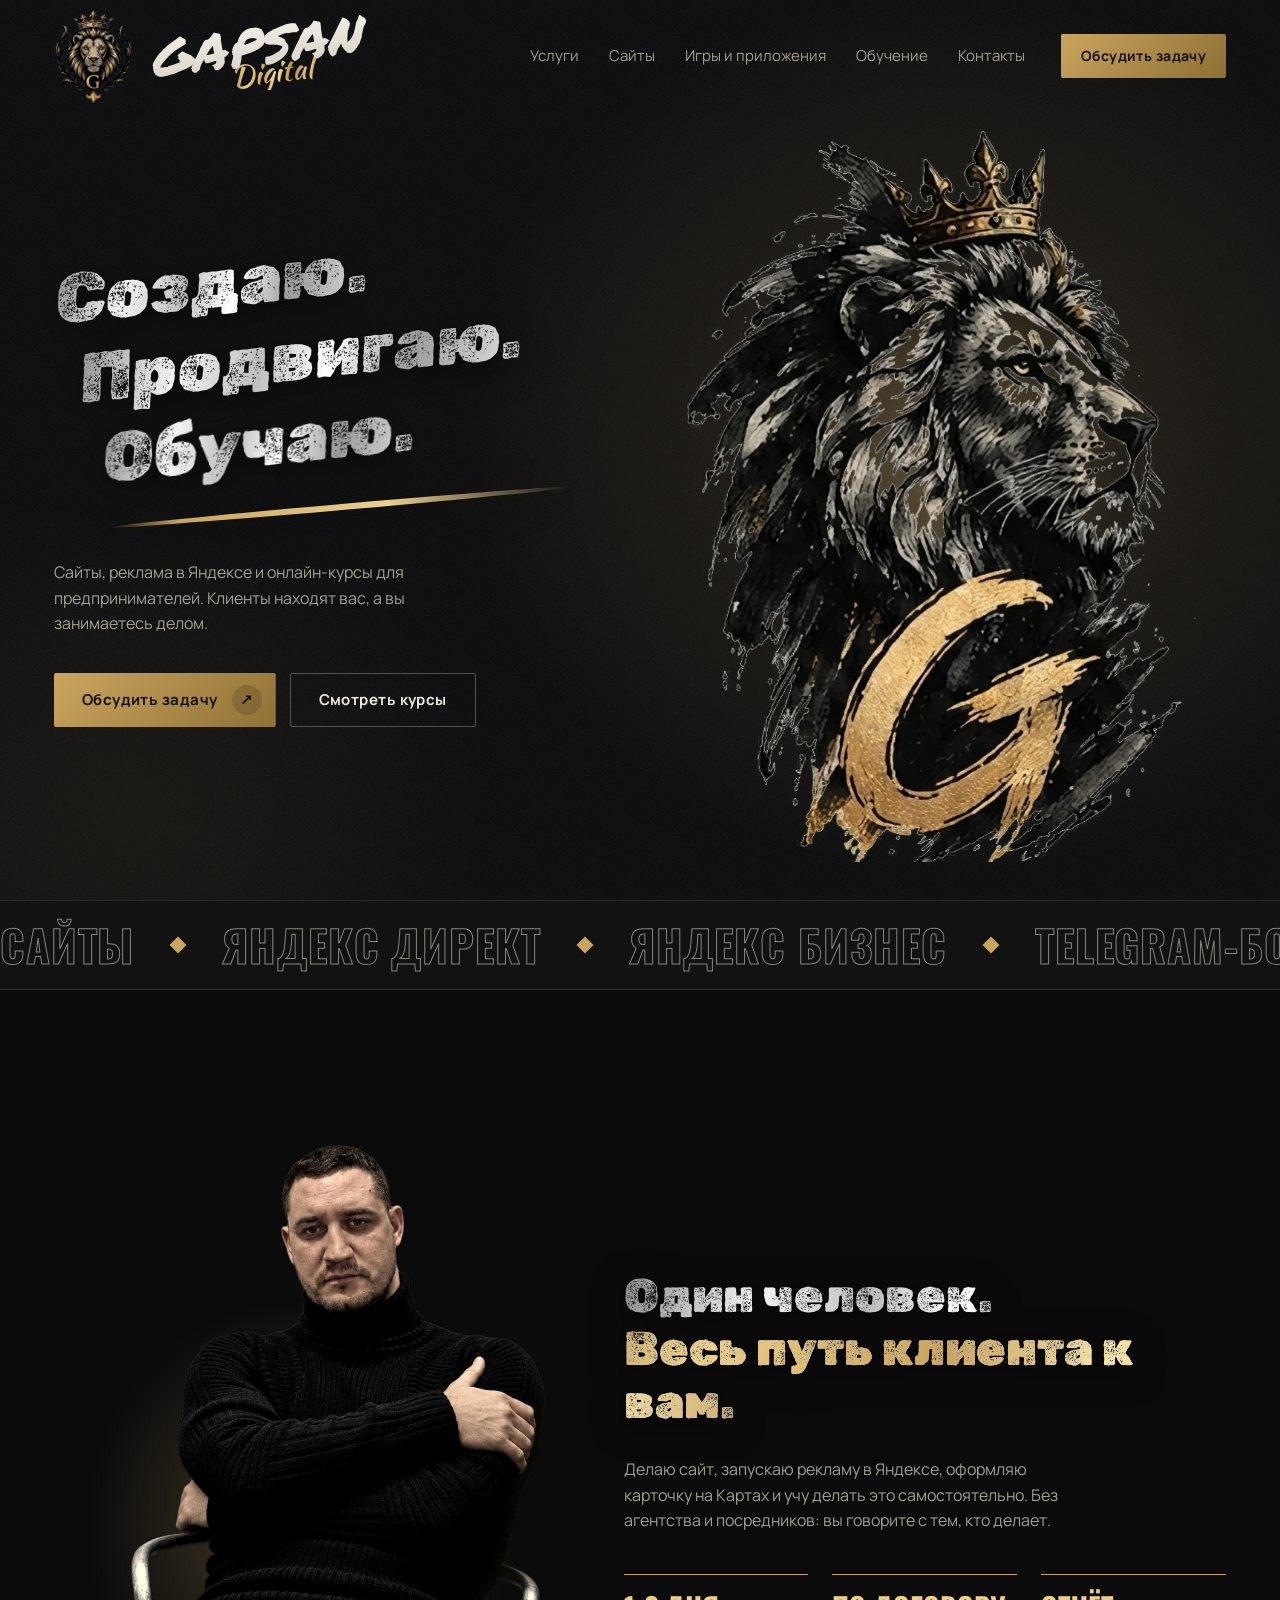
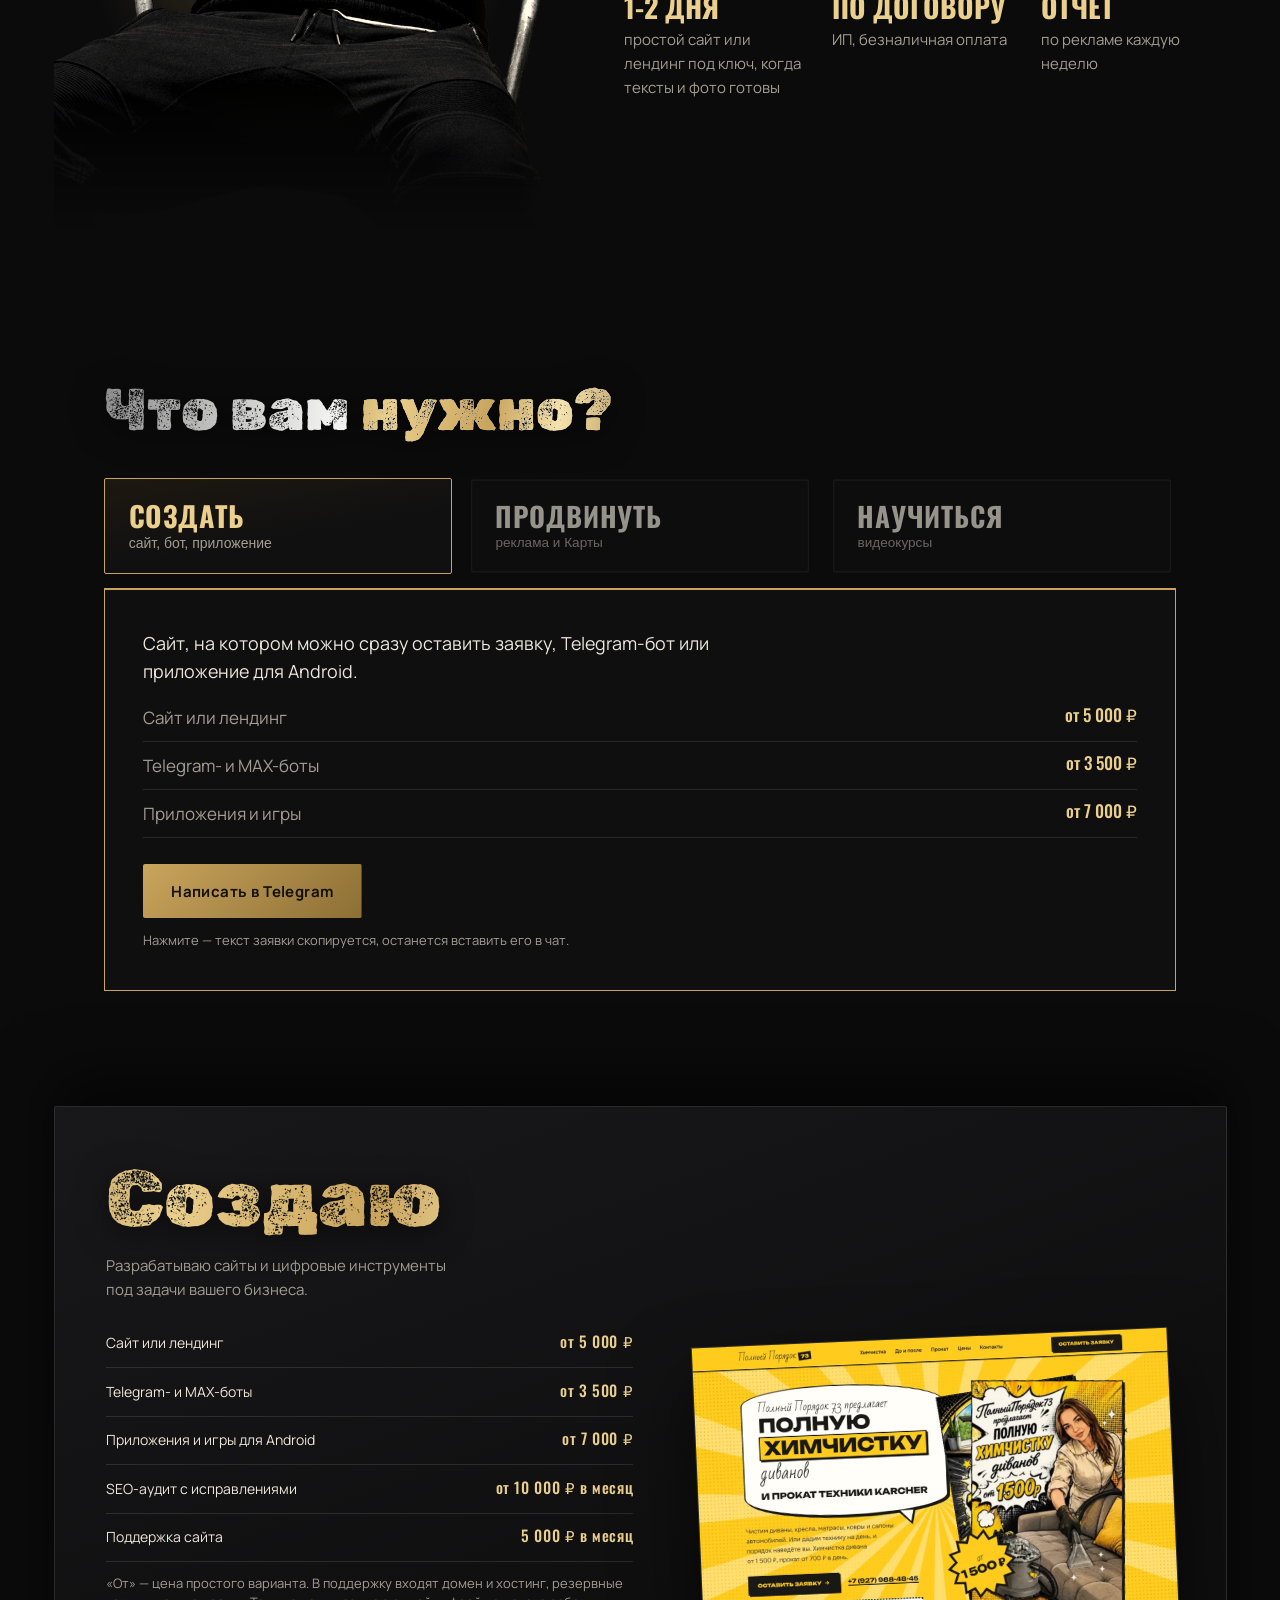
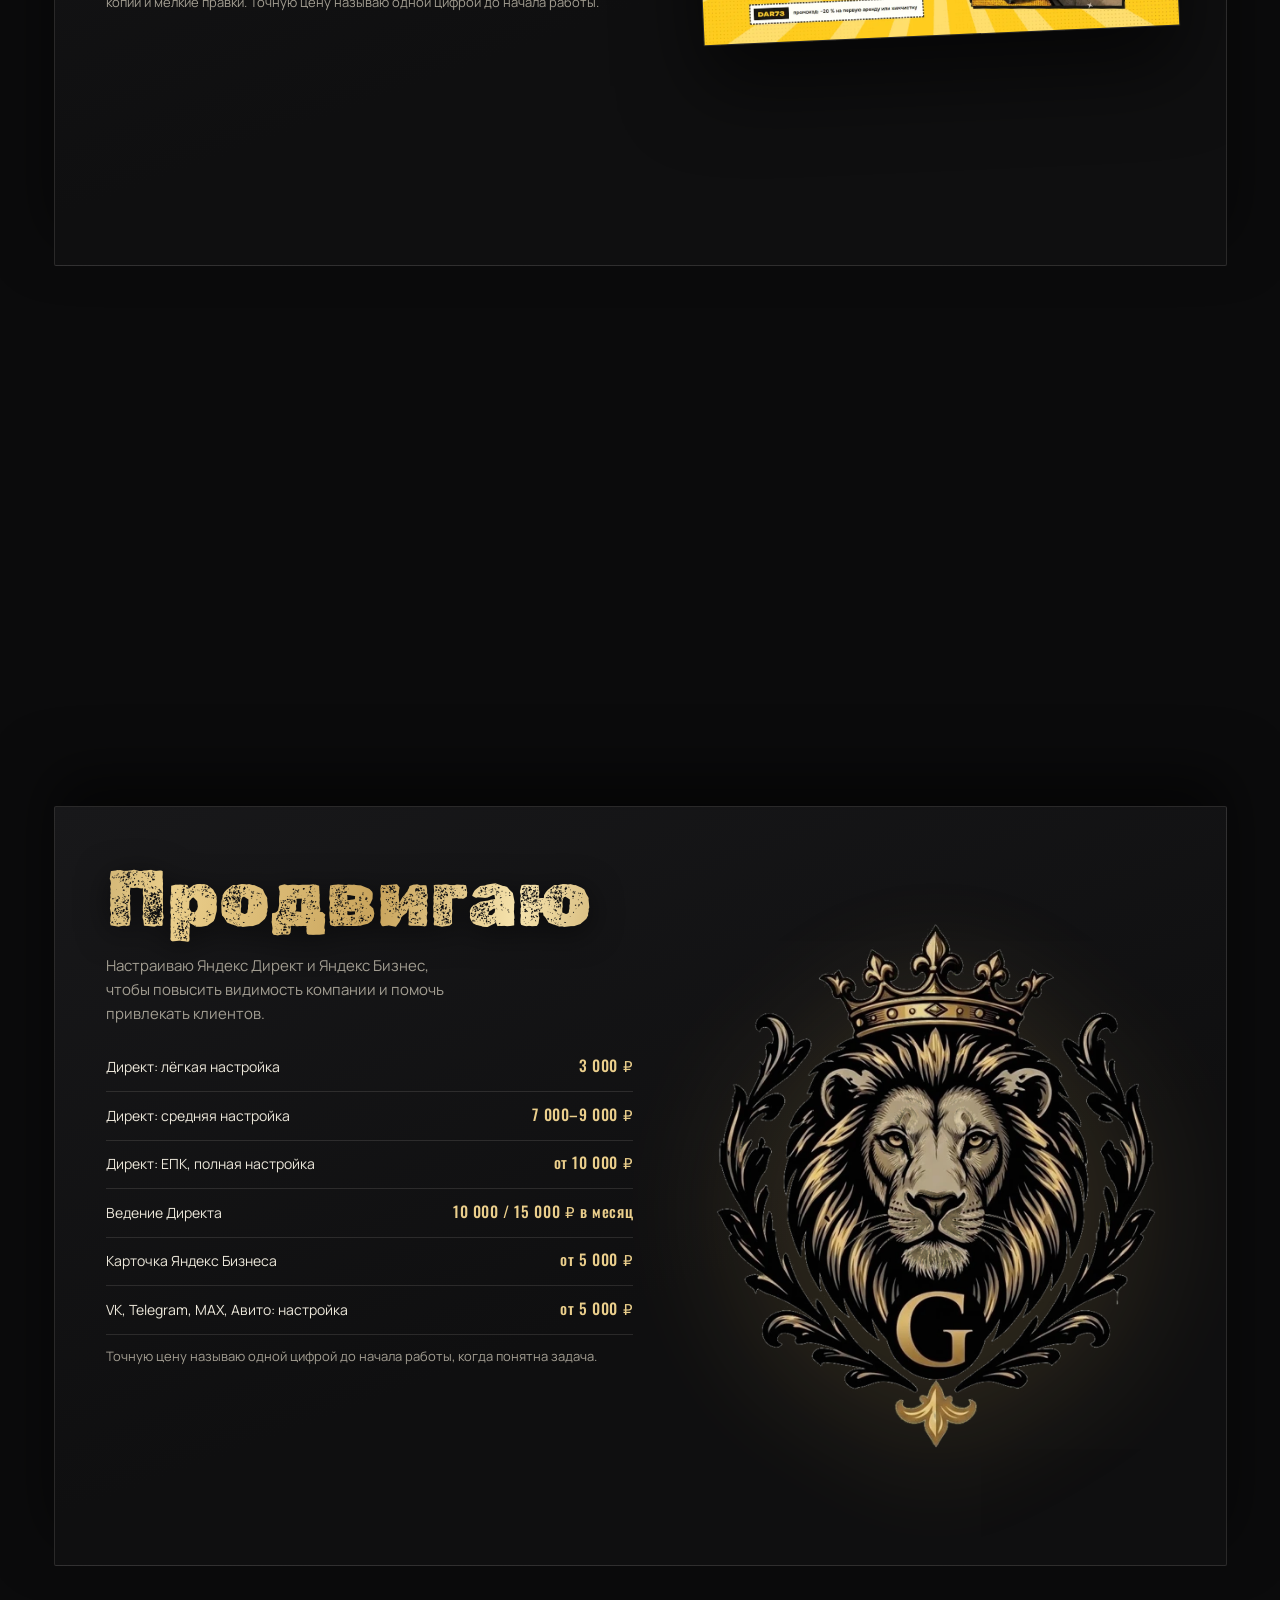
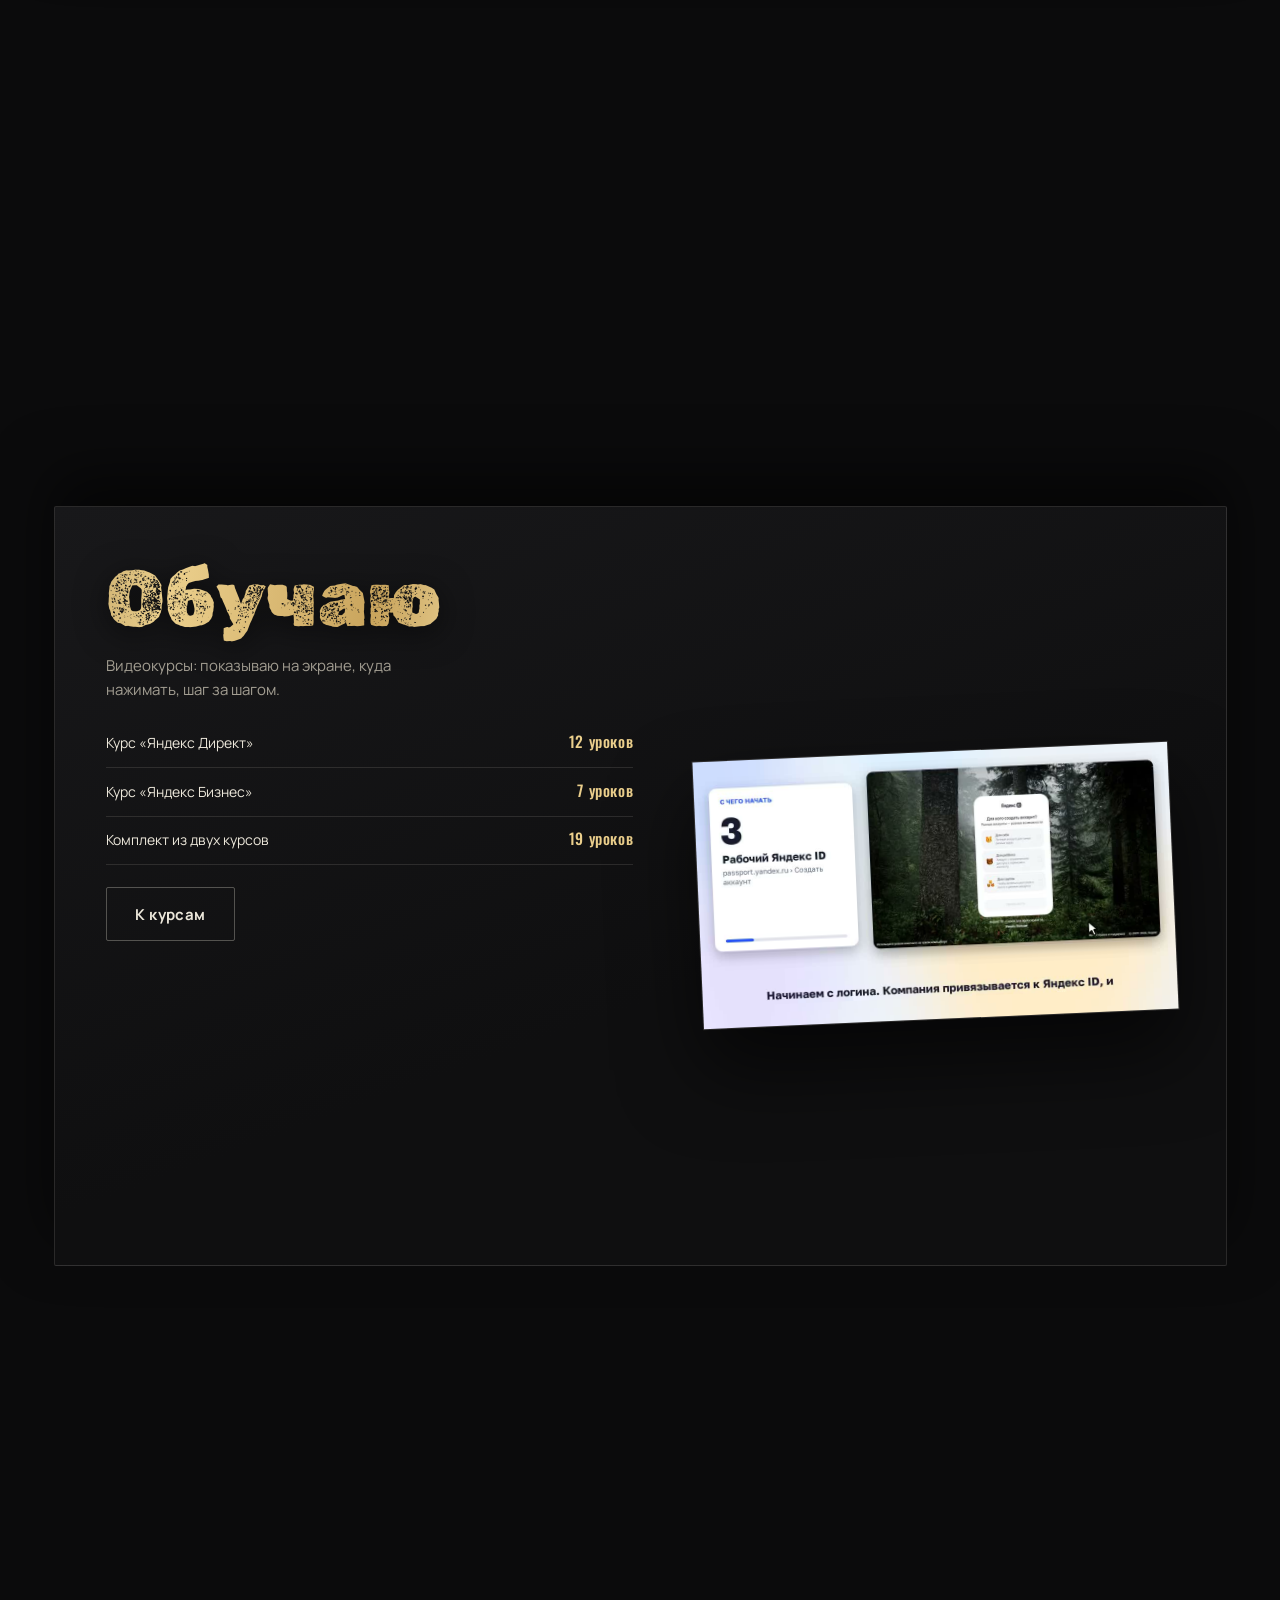
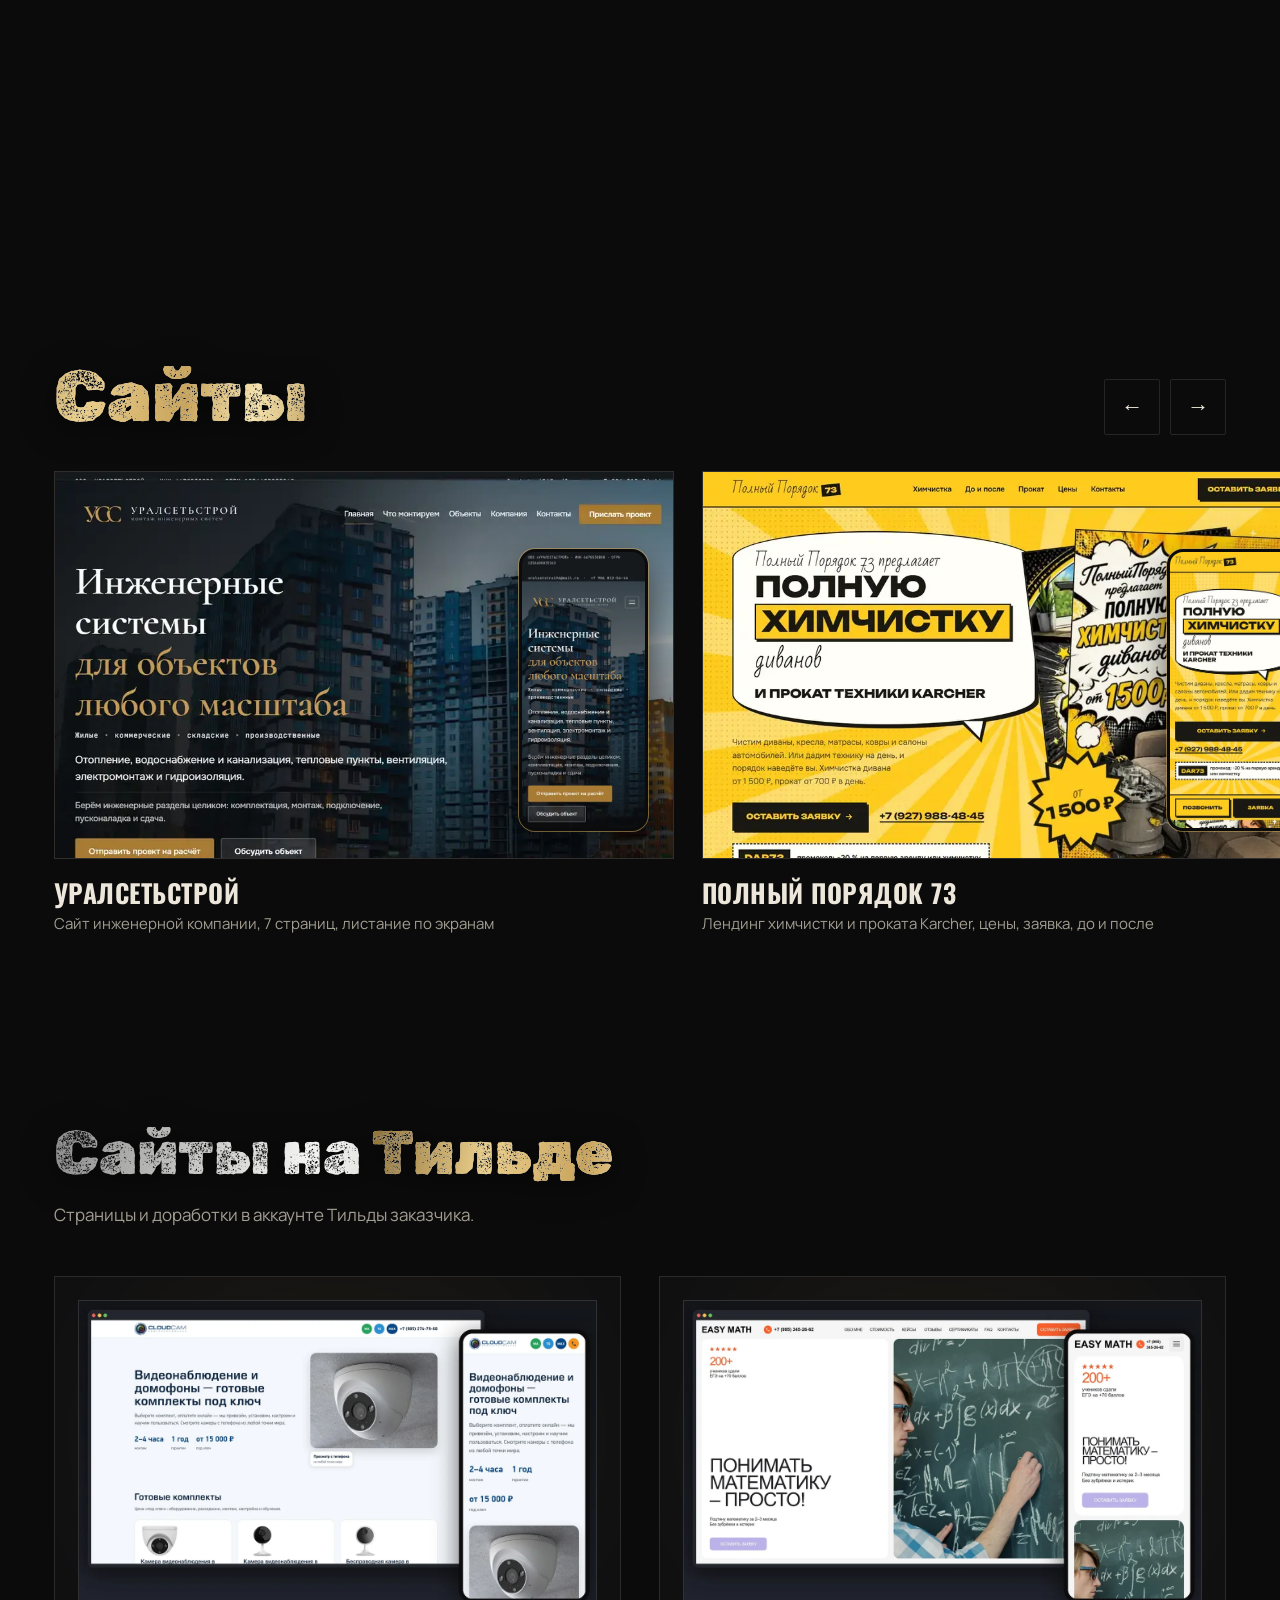
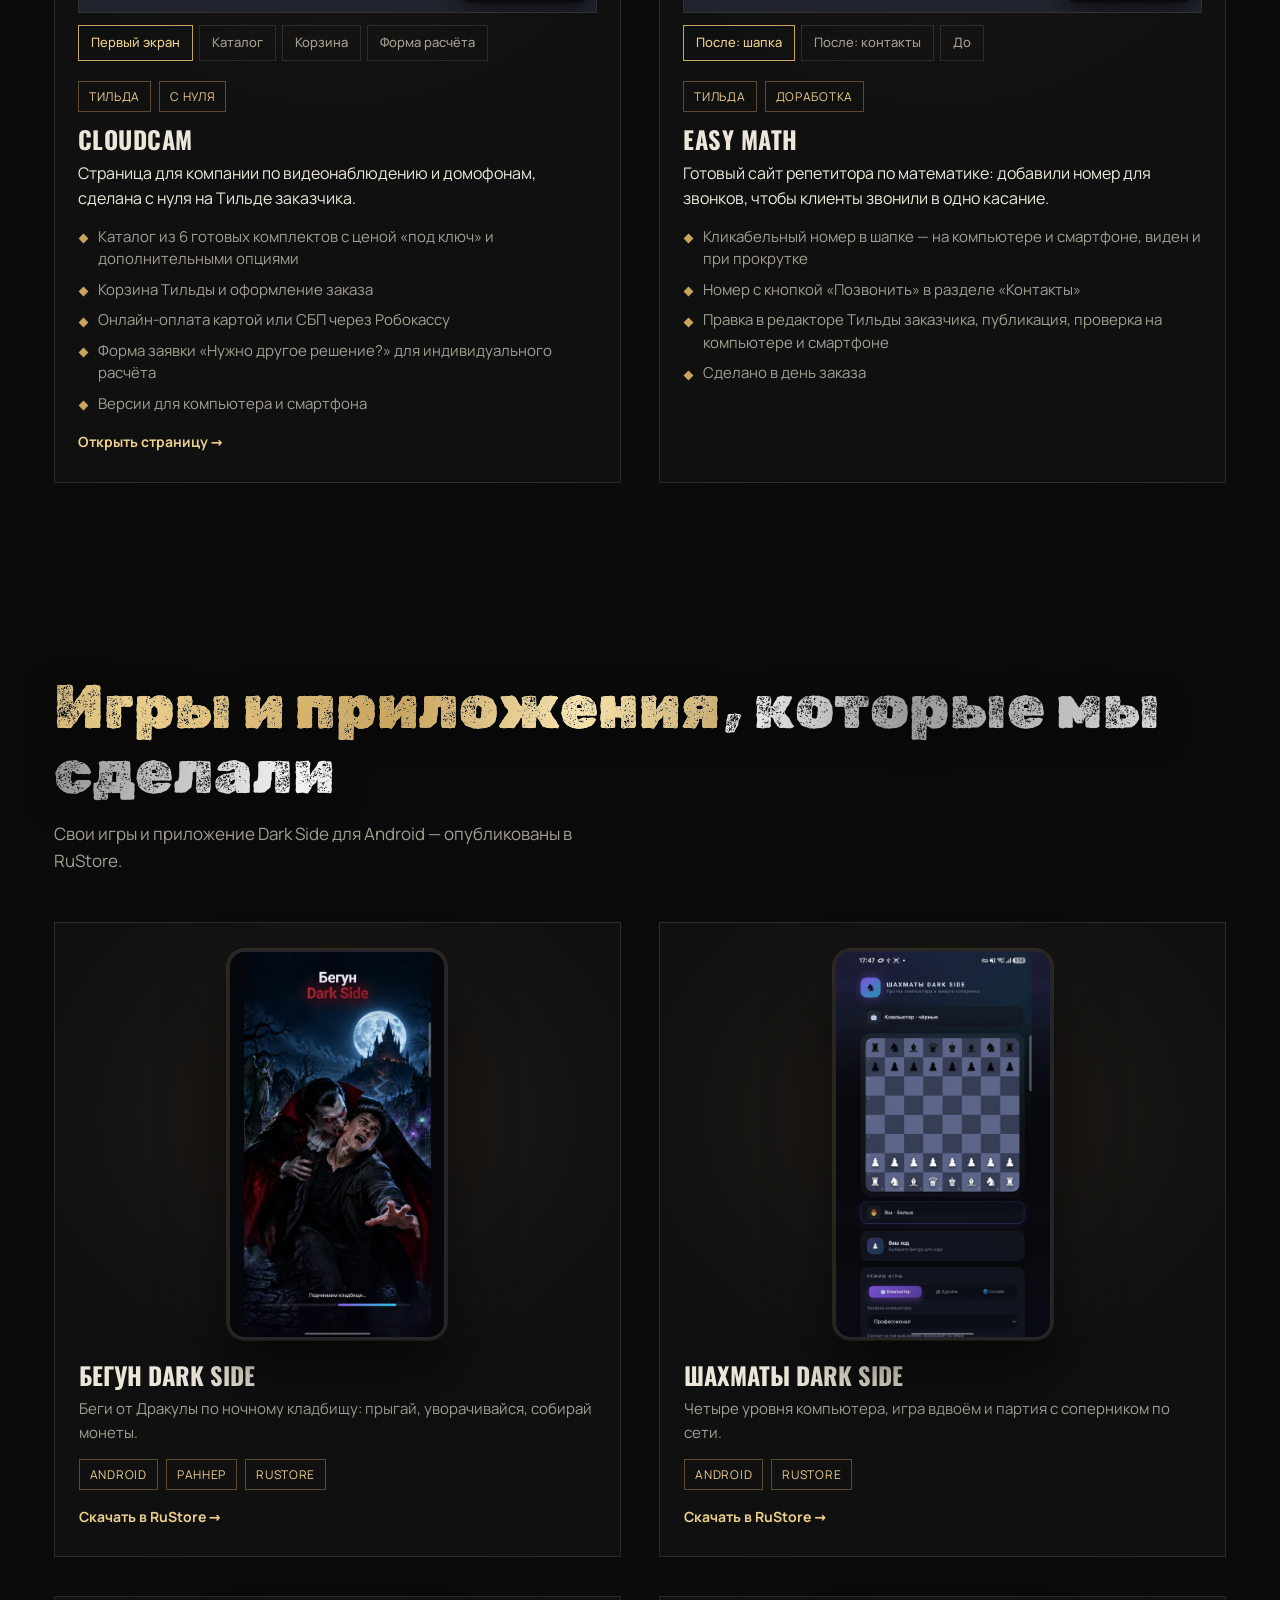
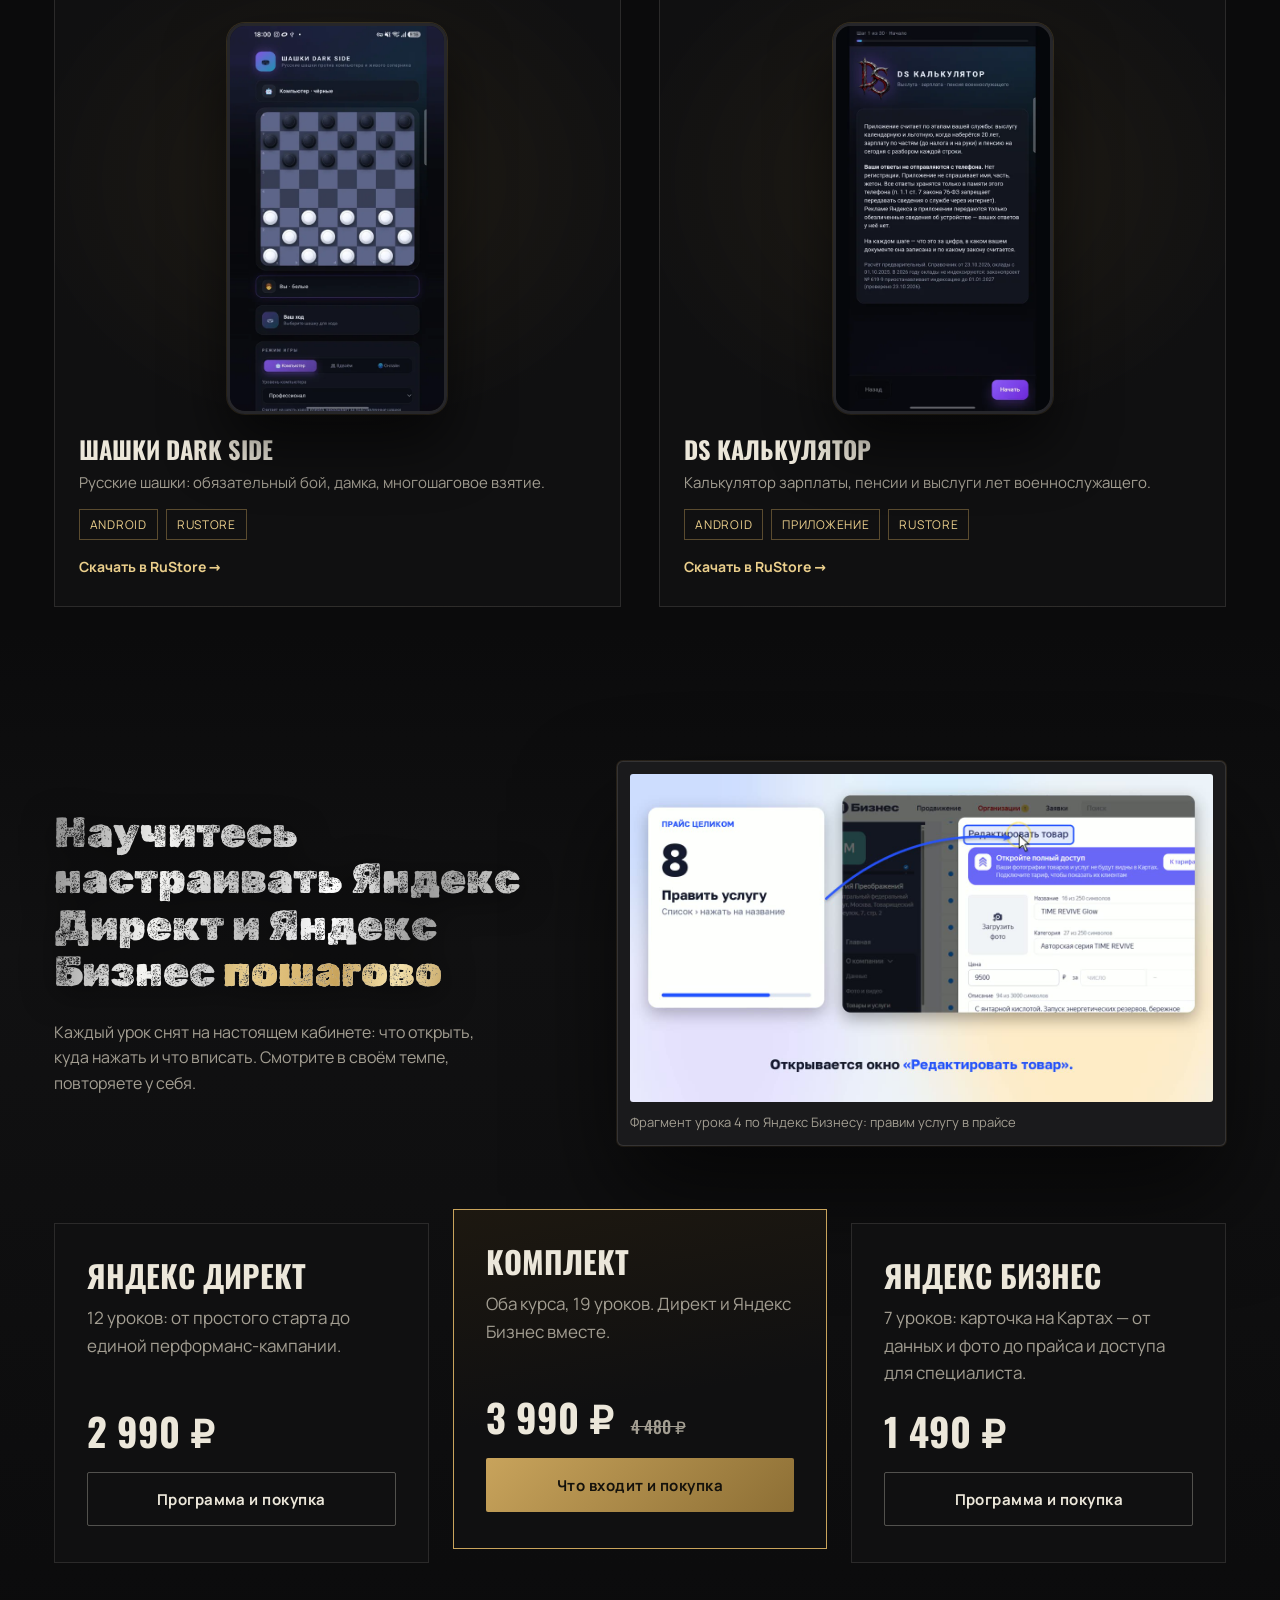
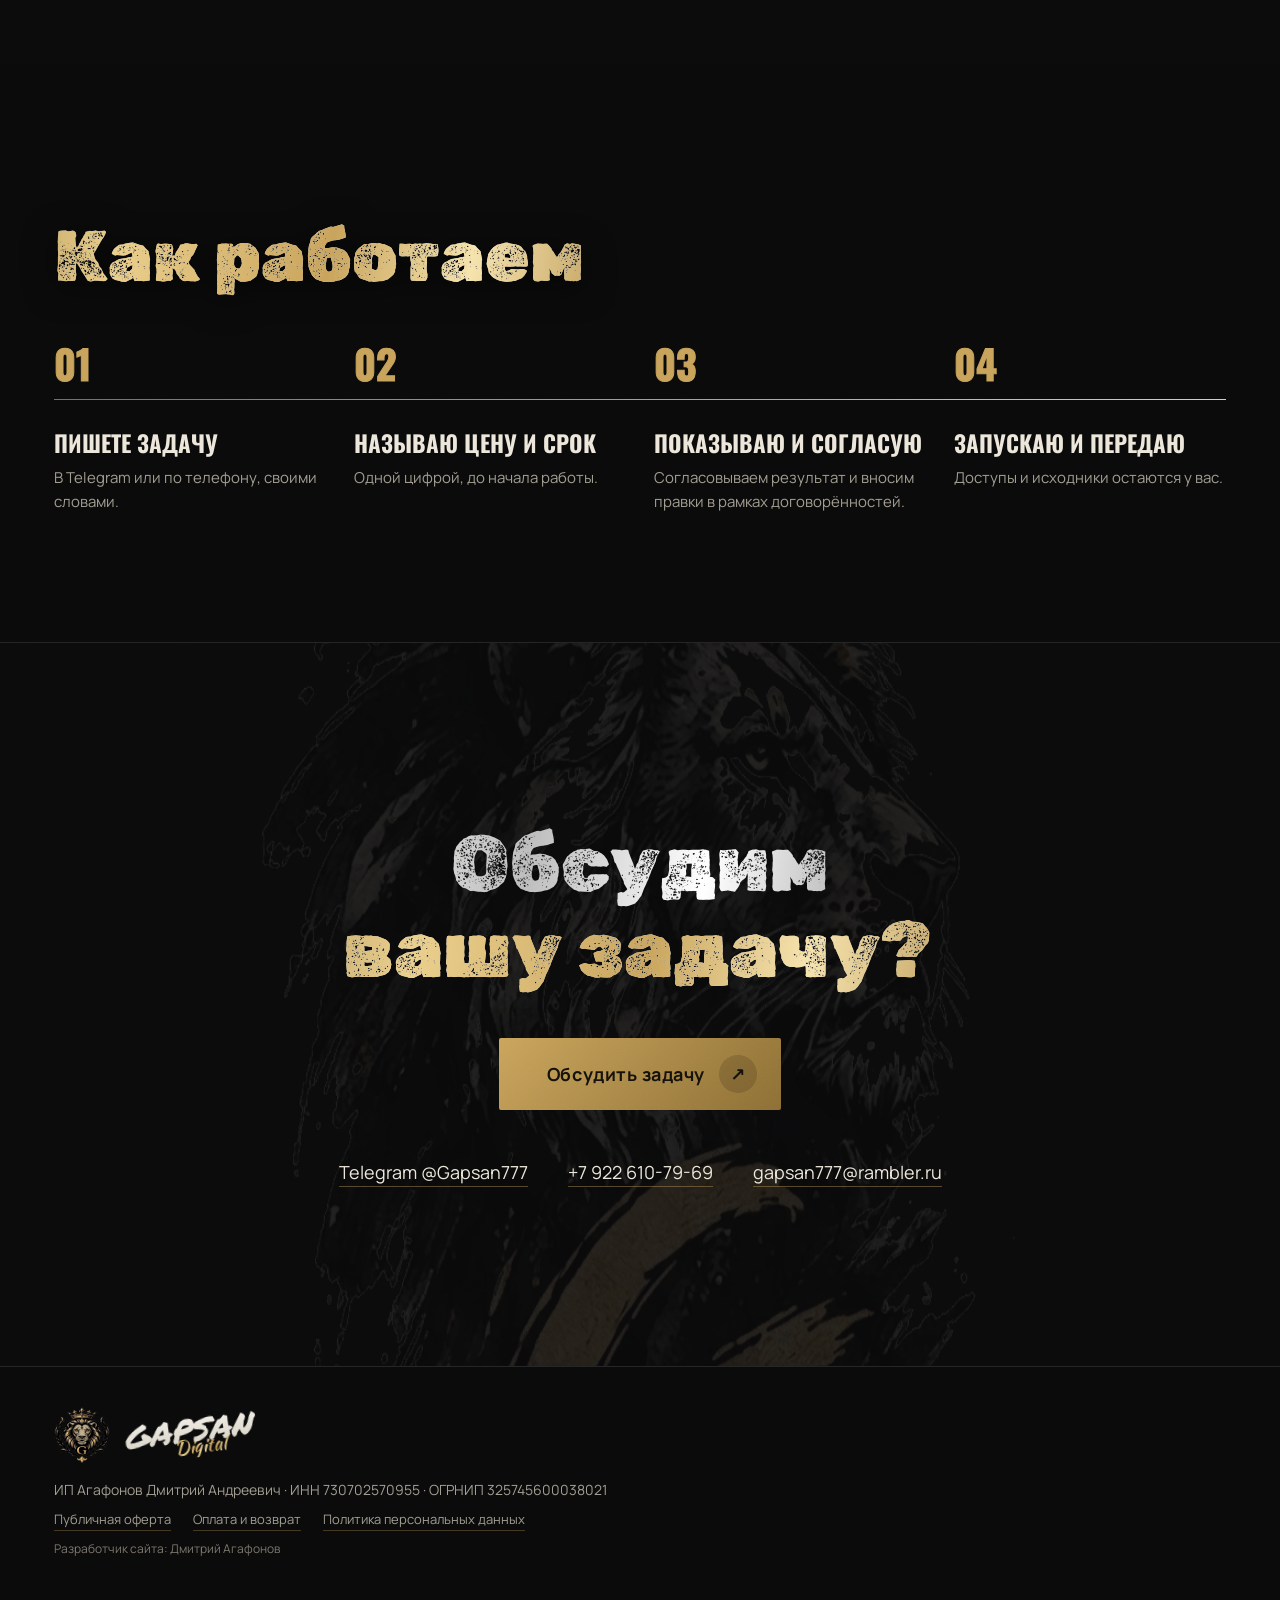
<file: index.html>
<!doctype html>
<html lang="ru">
<head>
<meta charset="utf-8">
<meta name="viewport" content="width=device-width,initial-scale=1,viewport-fit=cover">
<title>Gapsan Digital · Создаю. Продвигаю. Обучаю. · Дмитрий Агафонов</title>
<meta name="description" content="Сайты, реклама в Яндекс Директе, карточки Яндекс Бизнеса, Telegram-боты и приложения. Онлайн-курсы по Директу и Яндекс Бизнесу. Дмитрий Агафонов, Gapsan Digital.">
<meta property="og:title" content="Gapsan Digital · Создаю. Продвигаю. Обучаю.">
<meta property="og:description" content="Сайты, реклама в Яндексе и онлайн-курсы для предпринимателей. Дмитрий Агафонов.">
<meta property="og:image" content="img/og.jpg">
<meta property="og:type" content="website">
<meta name="theme-color" content="#0b0b0c">
<link rel="icon" href="img/favicon.png">
<link rel="preload" href="fonts/rubikdirt-400-cyr.woff2" as="font" type="font/woff2" crossorigin>
<link rel="preload" href="img/herb.webp" as="image">
<link rel="stylesheet" href="css/site.css?v=2810a">
<link rel="stylesheet" href="css/tilda-draft.css?v=0511a">
<script type="application/ld+json">
{"@context":"https://schema.org","@type":"ProfessionalService","name":"Gapsan Digital","founder":{"@type":"Person","name":"Дмитрий Агафонов"},
"telephone":"+79226107969","email":"gapsan777@rambler.ru","url":"https://t.me/Gapsan777",
"description":"Сайты, реклама в Яндекс Директе, карточки Яндекс Бизнеса, Telegram-боты, приложения и онлайн-курсы."}
</script>
</head>
<body>

<header class="nav" id="top">
  <a class="brand" href="#top" aria-label="Gapsan Digital, наверх">
    <span class="brand-logo"><img src="img/logo-200.png" alt="" width="64" height="76"><i class="shine-mask shine-el"></i></span>
    <span class="brand-g"><b class="shine-el shine-text">GAPSAN</b><i class="shine-el shine-text">Digital</i></span>
  </a>
  <nav class="menu" id="menu" aria-label="Разделы">
    <a href="#uslugi">Услуги</a>
    <a href="#raboty">Сайты</a>
    <a href="#igry">Игры и приложения</a>
    <a href="#obuchenie">Обучение</a>
    <a href="#kontakty">Контакты</a>
  </nav>
  <a class="btn btn-gold nav-cta magnet" href="https://t.me/Gapsan777" target="_blank" rel="noopener">Обсудить задачу</a>
  <button class="burger" id="burger" aria-label="Меню" aria-expanded="false" aria-controls="menu"><i></i><i></i></button>
  <div class="progress" aria-hidden="true"><i></i></div>
</header>

<main>

<!-- ПЕРВЫЙ ЭКРАН -->
<section class="hero" aria-label="Gapsan Digital">
  <div class="hero-spot" aria-hidden="true"></div>
  <div class="hero-copy">
    <h1 class="hero-title" aria-label="Создаю. Продвигаю. Обучаю.">
      <span class="line"><span class="word shine-el shine-text" style="--l:0">Создаю.</span></span>
      <span class="line"><span class="word shine-el shine-text" style="--l:1">Продвигаю.</span></span>
      <span class="line"><span class="word shine-el shine-text" style="--l:2">Обучаю.</span></span>
    </h1>
    <p class="hero-lead reveal" style="--d:.9s">Сайты, реклама в Яндексе и онлайн-курсы для предпринимателей. Клиенты находят вас, а вы занимаетесь делом.</p>
    <div class="hero-ctas reveal" style="--d:1.05s">
      <a class="btn btn-gold magnet" href="https://t.me/Gapsan777" target="_blank" rel="noopener">Обсудить задачу<span class="btn-ic" aria-hidden="true">&#8599;</span></a>
      <a class="btn btn-line" href="#obuchenie">Смотреть курсы</a>
    </div>
  </div>
  <div class="hero-art" aria-hidden="true">
    <div class="lion-wrap" id="lion">
      <img class="lion" src="img/herb.webp" alt="" width="1009" height="1400">
      <div class="lion-shine shine-el"></div>
      <div class="lion-wake"></div>
      <canvas class="sparks"></canvas>
    </div>
  </div>
</section>

<!-- БЕГУЩАЯ СТРОКА -->
<div class="ticker" aria-hidden="true">
  <div class="ticker-track">
    <span>Сайты</span><i></i><span>Яндекс Директ</span><i></i><span>Яндекс Бизнес</span><i></i><span>Telegram-боты</span><i></i><span>Приложения и игры</span><i></i><span>Онлайн-курсы</span><i></i>
    <span>Сайты</span><i></i><span>Яндекс Директ</span><i></i><span>Яндекс Бизнес</span><i></i><span>Telegram-боты</span><i></i><span>Приложения и игры</span><i></i><span>Онлайн-курсы</span><i></i>
  </div>
</div>

<!-- КТО Я -->
<section class="about" aria-labelledby="about-h">
  <figure class="about-photo reveal">
    <div class="glow"></div>
    <img src="img/me.webp" alt="Дмитрий Агафонов, основатель Gapsan Digital" width="883" height="1224" loading="lazy">
  </figure>
  <div class="about-copy">
    <h2 id="about-h" class="reveal">Один человек.<br><span class="gtext">Весь путь клиента к вам.</span></h2>
    <p class="reveal">Делаю сайт, запускаю рекламу в Яндексе, оформляю карточку на Картах и учу делать это самостоятельно. Без агентства и посредников: вы говорите с тем, кто делает.</p>
    <ul class="facts">
      <li class="reveal"><b>1-2 дня</b><span>простой сайт или лендинг под ключ, когда тексты и фото готовы</span></li>
      <li class="reveal"><b>По договору</b><span>ИП, безналичная оплата</span></li>
      <li class="reveal"><b>Отчёт</b><span>по рекламе каждую неделю</span></li>
    </ul>
  </div>
</section>

<!-- ЧТО ВАМ НУЖНО: выбор услуги -->
<section class="pick" id="vybor" aria-labelledby="pick-h" data-on="create">
  <h2 id="pick-h" class="reveal">Что вам <span class="gtext">нужно?</span></h2>
  <div class="pick-tabs reveal" role="tablist" aria-label="Выберите задачу">
    <button role="tab" id="t-create" aria-controls="p-create" aria-selected="true" data-key="create"><b>Создать</b><span>сайт, бот, приложение</span></button>
    <button role="tab" id="t-promo" aria-controls="p-promo" aria-selected="false" tabindex="-1" data-key="promo"><b>Продвинуть</b><span>реклама и Карты</span></button>
    <button role="tab" id="t-learn" aria-controls="p-learn" aria-selected="false" tabindex="-1" data-key="learn"><b>Научиться</b><span>видеокурсы</span></button>
  </div>
  <div class="pick-panel" role="tabpanel" id="p-create" aria-labelledby="t-create">
    <p class="pick-lead">Сайт, на котором можно сразу оставить заявку, Telegram-бот или приложение для Android.</p>
    <ul class="pick-list"><li>Сайт или лендинг <b>от 5 000 ₽</b></li><li>Telegram- и MAX-боты <b>от 3 500 ₽</b></li><li>Приложения и игры <b>от 7 000 ₽</b></li></ul>
    <a class="btn btn-gold" href="https://t.me/Gapsan777" target="_blank" rel="noopener" data-brief="Здравствуйте! Нужен сайт / бот / приложение. Коротко о задаче: ">Написать в Telegram</a>
    <p class="pick-note">Нажмите — текст заявки скопируется, останется вставить его в чат.</p>
  </div>
  <div class="pick-panel" role="tabpanel" id="p-promo" aria-labelledby="t-promo" hidden>
    <p class="pick-lead">Реклама в Яндекс Директе и карточка на Яндекс Картах, чтобы клиентам было проще вас найти.</p>
    <ul class="pick-list"><li>Директ: лёгкая настройка <b>3 000 ₽</b></li><li>Директ: ЕПК, полная настройка <b>от 10 000 ₽</b></li><li>Карточка Яндекс Бизнеса <b>от 5 000 ₽</b></li></ul>
    <a class="btn btn-gold" href="https://t.me/Gapsan777" target="_blank" rel="noopener" data-brief="Здравствуйте! Нужна реклама в Яндексе / карточка на Картах. Мой сайт или сфера: ">Написать в Telegram</a>
    <p class="pick-note">Нажмите — текст заявки скопируется, останется вставить его в чат.</p>
  </div>
  <div class="pick-panel" role="tabpanel" id="p-learn" aria-labelledby="t-learn" hidden>
    <p class="pick-lead">Видеоуроки на настоящем кабинете: что открыть, куда нажать и что вписать.</p>
    <ul class="pick-list"><li><a href="kurs-direkt.html">Курс «Яндекс Директ»</a> <b>2 990 ₽</b></li><li><a href="kurs-biznes.html">Курс «Яндекс Бизнес»</a> <b>1 490 ₽</b></li><li>Оба курса комплектом <b>3 990 ₽</b></li></ul>
    <a class="btn btn-gold" href="#obuchenie">Смотреть курсы</a>
  </div>
</section>

<!-- УСЛУГИ: ТРИ ПАНЕЛИ -->
<section class="stack" id="uslugi" aria-label="Услуги">
  <article class="panel">
    <div class="panel-in">
      <header class="panel-head">
        <h2 class="panel-word gtext">Создаю</h2>
        <p>Разрабатываю сайты и цифровые инструменты под задачи вашего бизнеса.</p>
      </header>
      <ul class="price">
        <li><span>Сайт или лендинг</span><b>от 5 000 ₽</b></li>
        <li><span>Telegram- и MAX-боты</span><b>от 3 500 ₽</b></li>
        <li><span>Приложения и игры для Android</span><b>от 7 000 ₽</b></li>
        <li><span>SEO-аудит с исправлениями</span><b>от 10 000 ₽ в месяц</b></li>
        <li><span>Поддержка сайта</span><b>5 000 ₽ в месяц</b></li>
        <li class="price-note">«От» — цена простого варианта. В поддержку входят домен и хостинг, резервные копии и мелкие правки. Точную цену называю одной цифрой до начала работы.</li>
      </ul>
      <img class="panel-pic" src="img/work/polnyy-poryadok.webp" alt="Лендинг «Полный Порядок 73»" loading="lazy" width="1200" height="750">
    </div>
  </article>
  <article class="panel">
    <div class="panel-in">
      <header class="panel-head">
        <h2 class="panel-word gtext">Продвигаю</h2>
        <p>Настраиваю Яндекс Директ и Яндекс Бизнес, чтобы повысить видимость компании и помочь привлекать клиентов.</p>
      </header>
      <ul class="price">
        <li><span>Директ: лёгкая настройка</span><b>3 000 ₽</b></li>
        <li><span>Директ: средняя настройка</span><b>7 000–9 000 ₽</b></li>
        <li><span>Директ: ЕПК, полная настройка</span><b>от 10 000 ₽</b></li>
        <li><span>Ведение Директа</span><b>10 000 / 15 000 ₽ в месяц</b></li>
        <li><span>Карточка Яндекс Бизнеса</span><b>от 5 000 ₽</b></li>
        <li><span>VK, Telegram, MAX, Авито: настройка</span><b>от 5 000 ₽</b></li>
        <li class="price-note">Точную цену называю одной цифрой до начала работы, когда понятна задача.</li>
      </ul>
      <img class="panel-pic lionmark" src="img/logo.webp" alt="" loading="lazy" width="600" height="600">
    </div>
  </article>
  <article class="panel">
    <div class="panel-in">
      <header class="panel-head">
        <h2 class="panel-word gtext">Обучаю</h2>
        <p>Видеокурсы: показываю на экране, куда нажимать, шаг за шагом.</p>
      </header>
      <ul class="price">
        <li><span>Курс «Яндекс Директ»</span><b>12 уроков</b></li>
        <li><span>Курс «Яндекс Бизнес»</span><b>7 уроков</b></li>
        <li><span>Комплект из двух курсов</span><b>19 уроков</b></li>
      </ul>
      <a class="btn btn-line" href="#obuchenie">К курсам</a>
      <img class="panel-pic" src="video/poster.jpg" alt="Кадр из урока по Яндекс Бизнесу" loading="lazy" width="960" height="540">
    </div>
  </article>
</section>

<!-- РАБОТЫ -->
<section class="works" id="raboty" aria-labelledby="works-h">
  <div class="works-head">
    <h2 id="works-h" class="reveal"><span class="gtext">Сайты</span></h2>
    <div class="works-arrows">
      <button class="arrow" data-dir="-1" aria-label="Назад">&larr;</button>
      <button class="arrow" data-dir="1" aria-label="Вперёд">&rarr;</button>
    </div>
  </div>
  <div class="track" id="track">
    <a class="work" href="https://uralsetstroy.ru/" target="_blank" rel="noopener">
      <div class="work-pic scroll" style="--dur:18.4s"><img src="img/work/uralsetstroy-tall.webp" alt="Сайт «Уралсетьстрой» целиком" loading="lazy" width="960" height="7171"><span class="work-phone" aria-hidden="true"><img src="img/work/uralsetstroy-mob.webp" alt="" loading="lazy" width="300" height="14081"></span><span class="work-open">Открыть проект</span></div>
      <h3>Уралсетьстрой</h3><p>Сайт инженерной компании, 7 страниц, листание по экранам</p>
    </a>
    <a class="work" href="https://polnyiporyadok73.ru/" target="_blank" rel="noopener">
      <div class="work-pic scroll" style="--dur:14.5s"><img src="img/work/polnyy-poryadok-tall.webp" alt="Лендинг «Полный Порядок 73» целиком" loading="lazy" width="960" height="5754"><span class="work-phone" aria-hidden="true"><img src="img/work/polnyy-poryadok-mob.webp" alt="" loading="lazy" width="300" height="9579"></span><span class="work-open">Открыть проект</span></div>
      <h3>Полный Порядок 73</h3><p>Лендинг химчистки и проката Karcher, цены, заявка, до и после</p>
    </a>
    <div class="work">
      <div class="work-pic scroll" style="--dur:18.7s"><img src="img/work/gazavtoprofi-tall.webp" alt="Сайт «ГАЗ Автопрофи» целиком" loading="lazy" width="960" height="7243"><span class="work-phone" aria-hidden="true"><img src="img/work/gazavtoprofi-mob.webp" alt="" loading="lazy" width="300" height="11302"></span></div>
      <h3>ГАЗ Автопрофи</h3><p>Сайт автосервиса ГБО с калькулятором экономии на газе</p>
    </div>
  </div>
</section>

<!-- РАБОТЫ НА ТИЛЬДЕ (05.11) -->
<section class="tworks" id="tilda" aria-labelledby="tilda-h">
  <div class="tworks-head">
    <h2 id="tilda-h" class="reveal">Сайты на <span class="gtext">Тильде</span></h2>
    <p class="reveal">Страницы и доработки в аккаунте Тильды заказчика.</p>
  </div>
  <div class="tgrid">
    <article class="tcase reveal" data-frames>
      <div class="tcase-pic">
        <img class="on" src="img/work/tilda-cloudcam-1.webp" alt="CloudCam: первый экран страницы на компьютере и телефоне" loading="lazy" width="1280" height="770">
        <img src="img/work/tilda-cloudcam-2.webp" alt="CloudCam: каталог готовых комплектов с ценой и кнопкой «Купить»" loading="lazy" width="1280" height="770">
        <img src="img/work/tilda-cloudcam-3.webp" alt="CloudCam: корзина Тильды с оформлением заказа" loading="lazy" width="1280" height="770">
        <img src="img/work/tilda-cloudcam-4.webp" alt="CloudCam: форма заявки «Нужно другое решение?»" loading="lazy" width="1280" height="770">
      </div>
      <div class="tcase-frames" role="group" aria-label="Снимки CloudCam">
        <button type="button" aria-pressed="true">Первый экран</button><button type="button" aria-pressed="false">Каталог</button><button type="button" aria-pressed="false">Корзина</button><button type="button" aria-pressed="false">Форма расчёта</button>
      </div>
      <ul class="tags"><li>Тильда</li><li>С нуля</li></ul>
      <h3>CloudCam</h3>
      <p class="tcase-lead">Страница для компании по видеонаблюдению и домофонам, сделана с нуля на Тильде заказчика.</p>
      <ul class="tcase-list">
        <li>Каталог из 6 готовых комплектов с ценой «под ключ» и дополнительными опциями</li>
        <li>Корзина Тильды и оформление заказа</li>
        <li>Онлайн-оплата картой или СБП через Робокассу</li>
        <li>Форма заявки «Нужно другое решение?» для индивидуального расчёта</li>
        <li>Версии для компьютера и смартфона</li>
      </ul>
      <div class="game-links"><a class="game-go" href="https://videonablydenie-msk.ru/komplekty" target="_blank" rel="noopener">Открыть страницу →</a></div>
    </article>
    <article class="tcase reveal" data-frames>
      <div class="tcase-pic">
        <img class="on" src="img/work/tilda-easymath-2.webp" alt="Easy Math после доработки: номер телефона в шапке на компьютере и телефоне" loading="lazy" width="1280" height="770">
        <img src="img/work/tilda-easymath-3.webp" alt="Easy Math после доработки: номер с кнопкой «Позвонить» в контактах" loading="lazy" width="1280" height="770">
        <img src="img/work/tilda-easymath-1.webp" alt="Easy Math до доработки: шапка без номера телефона" loading="lazy" width="1280" height="770">
      </div>
      <div class="tcase-frames" role="group" aria-label="Снимки Easy Math">
        <button type="button" aria-pressed="true">После: шапка</button><button type="button" aria-pressed="false">После: контакты</button><button type="button" aria-pressed="false">До</button>
      </div>
      <ul class="tags"><li>Тильда</li><li>Доработка</li></ul>
      <h3>Easy Math</h3>
      <p class="tcase-lead">Готовый сайт репетитора по математике: добавили номер для звонков, чтобы клиенты звонили в одно касание.</p>
      <ul class="tcase-list">
        <li>Кликабельный номер в шапке — на компьютере и смартфоне, виден и при прокрутке</li>
        <li>Номер с кнопкой «Позвонить» в разделе «Контакты»</li>
        <li>Правка в редакторе Тильды заказчика, публикация, проверка на компьютере и смартфоне</li>
        <li>Сделано в день заказа</li>
      </ul>
    </article>
  </div>
</section>

<!-- ИГРЫ: КАТАЛОГ -->
<section class="games" id="igry" aria-labelledby="games-h">
  <div class="games-head">
    <h2 id="games-h" class="reveal"><span class="gtext">Игры и приложения</span>, которые мы сделали</h2>
    <p class="reveal">Свои игры и приложение Dark Side для Android — опубликованы в RuStore.</p>
  </div>
  <div class="shelf shelf-4">
    <article class="game reveal">
      <div class="game-phone"><img src="img/work/runner-intro.webp" alt="Бегун Dark Side — заставка" loading="lazy" width="540" height="960"><img class="alt" src="img/work/runner-run.webp" alt="Бегун Dark Side — забег по кладбищу" loading="lazy" width="540" height="960"></div>
      <h3>Бегун Dark Side</h3>
      <p>Беги от Дракулы по ночному кладбищу: прыгай, уворачивайся, собирай монеты.</p>
      <ul class="tags"><li>Android</li><li>раннер</li><li>RuStore</li></ul>
      <div class="game-links"><a class="game-go" href="https://www.rustore.ru/catalog/app/com.darkside.runner" target="_blank" rel="noopener">Скачать в RuStore &rarr;</a></div>
    </article>
    <article class="game reveal">
      <div class="game-phone"><img src="img/work/chess.webp" alt="Шахматы Dark Side — партия с компьютером" loading="lazy" width="540" height="960"><img class="alt" src="img/work/chess-online.webp" alt="Шахматы Dark Side — игра с живым соперником" loading="lazy" width="540" height="960"></div>
      <h3>Шахматы Dark Side</h3>
      <p>Четыре уровня компьютера, игра вдвоём и партия с соперником по сети.</p>
      <ul class="tags"><li>Android</li><li>RuStore</li></ul>
      <div class="game-links"><a class="game-go" href="https://www.rustore.ru/catalog/app/com.darkside.chess" target="_blank" rel="noopener">Скачать в RuStore &rarr;</a></div>
    </article>
    <article class="game reveal">
      <div class="game-phone"><img src="img/work/checkers.webp" alt="Шашки Dark Side — партия" loading="lazy" width="540" height="960"></div>
      <h3>Шашки Dark Side</h3>
      <p>Русские шашки: обязательный бой, дамка, многошаговое взятие.</p>
      <ul class="tags"><li>Android</li><li>RuStore</li></ul>
      <div class="game-links"><a class="game-go" href="https://www.rustore.ru/catalog/app/com.darkside.checkers" target="_blank" rel="noopener">Скачать в RuStore &rarr;</a></div>
    </article>
    <article class="game reveal">
      <div class="game-phone"><img src="img/work/calc-intro.webp" alt="DS Калькулятор — выслуга, зарплата и пенсия военнослужащего" loading="lazy" width="540" height="960"><img class="alt" src="img/work/calc-step.webp" alt="DS Калькулятор — этап «Где проходила служба»" loading="lazy" width="540" height="960"></div>
      <h3>DS Калькулятор</h3>
      <p>Калькулятор зарплаты, пенсии и выслуги лет военнослужащего.</p>
      <ul class="tags"><li>Android</li><li>приложение</li><li>RuStore</li></ul>
      <div class="game-links"><a class="game-go" href="https://www.rustore.ru/catalog/app/ru.kalkulyator.vysluga" target="_blank" rel="noopener">Скачать в RuStore &rarr;</a></div>
    </article>
  </div>
</section>

<!-- ОБУЧЕНИЕ -->
<section class="courses" id="obuchenie" aria-labelledby="courses-h">
  <div class="courses-top">
    <div>
      <h2 id="courses-h" class="reveal">Научитесь настраивать Яндекс Директ и Яндекс Бизнес <span class="gtext">пошагово</span></h2>
      <p class="reveal">Каждый урок снят на настоящем кабинете: что открыть, куда нажать и что вписать. Смотрите в своём темпе, повторяете у себя.</p>
    </div>
    <figure class="screen reveal">
      <video src="video/biznes-urok4-15s.mp4" poster="video/biznes-urok4-15s.jpg" muted loop playsinline preload="none" data-auto aria-label="Фрагмент урока 4 по Яндекс Бизнесу: правим услугу в прайсе"></video>
      <figcaption>Фрагмент урока 4 по Яндекс Бизнесу: правим услугу в прайсе</figcaption>
    </figure>
  </div>
  <div class="cards">
    <article class="card reveal">
      <h3>Яндекс Директ</h3>
      <p>12 уроков: от простого старта до единой перформанс-кампании.</p>
      <p class="cost">2 990 ₽</p>
      <a class="btn btn-line" href="kurs-direkt.html">Программа и покупка</a>
    </article>
    <article class="card best reveal">
      <h3>Комплект</h3>
      <p>Оба курса, 19 уроков. Директ и Яндекс Бизнес вместе.</p>
      <p class="cost">3 990 ₽ <s>4 480 ₽</s></p>
      <a class="btn btn-gold" href="kurs-direkt.html#komplekt">Что входит и покупка</a>
    </article>
    <article class="card reveal">
      <h3>Яндекс Бизнес</h3>
      <p>7 уроков: карточка на Картах — от данных и фото до прайса и доступа для специалиста.</p>
      <p class="cost">1 490 ₽</p>
      <a class="btn btn-line" href="kurs-biznes.html">Программа и покупка</a>
    </article>
  </div>
</section>

<!-- КАК РАБОТАЕМ -->
<section class="flow" aria-labelledby="flow-h">
  <h2 id="flow-h" class="reveal"><span class="gtext">Как работаем</span></h2>
  <ol class="steps">
    <li class="reveal"><b>Пишете задачу</b><span>В Telegram или по телефону, своими словами.</span></li>
    <li class="reveal"><b>Называю цену и срок</b><span>Одной цифрой, до начала работы.</span></li>
    <li class="reveal"><b>Показываю и согласую</b><span>Согласовываем результат и вносим правки в рамках договорённостей.</span></li>
    <li class="reveal"><b>Запускаю и передаю</b><span>Доступы и исходники остаются у вас.</span></li>
  </ol>
</section>

<!-- КОНТАКТЫ -->
<section class="final" id="kontakty" aria-labelledby="final-h">
  <img class="final-lion" src="img/herb.webp" alt="" loading="lazy" width="1009" height="1400">
  <h2 id="final-h" class="reveal">Обсудим<br><span class="gtext">вашу задачу?</span></h2>
  <a class="btn btn-gold btn-xl magnet reveal" href="https://t.me/Gapsan777" target="_blank" rel="noopener">Обсудить задачу<span class="btn-ic" aria-hidden="true">&#8599;</span></a>
  <ul class="contacts reveal">
    <li><a href="https://t.me/Gapsan777" target="_blank" rel="noopener">Telegram @Gapsan777</a></li>
    <li><a href="tel:+79226107969">+7 922 610-79-69</a></li>
    <li><a href="mailto:gapsan777@rambler.ru">gapsan777@rambler.ru</a></li>
  </ul>
</section>

</main>

<footer class="foot">
  <div class="foot-brand"><img src="img/logo-96.png" alt="" width="56" height="56"><span class="brand-g foot-g"><b>GAPSAN</b><i>Digital</i></span></div>
  <p>ИП Агафонов Дмитрий Андреевич · ИНН 730702570955 · ОГРНИП 325745600038021</p>
  <nav class="foot-docs" aria-label="Документы"><a href="oferta.html">Публичная оферта</a><a href="oferta.html#vozvrat">Оплата и возврат</a><a href="politika.html">Политика персональных данных</a></nav>
  <p class="foot-dev">Разработчик сайта: Дмитрий Агафонов</p>
</footer>

<script src="js/site.js?v=2810a"></script>
<script src="js/tilda-draft.js?v=0511b"></script>
</body>
</html>
</file>
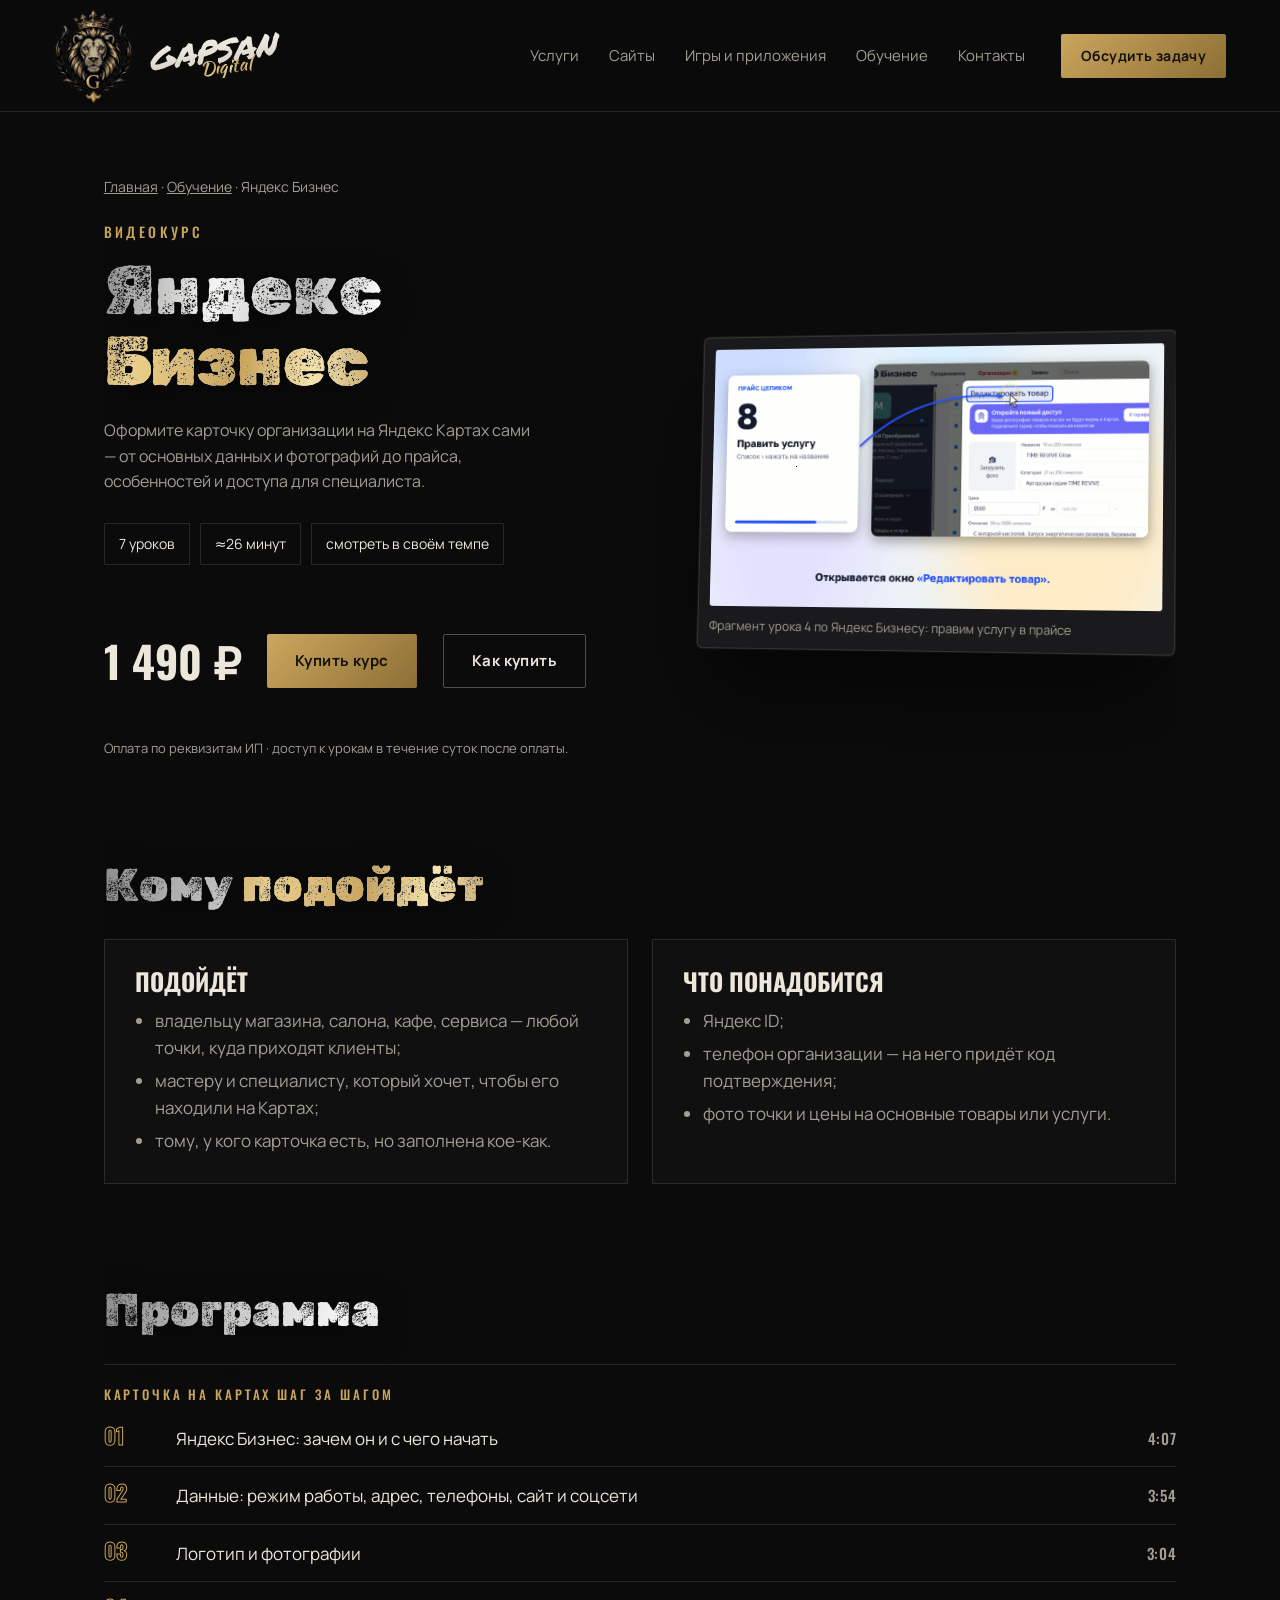
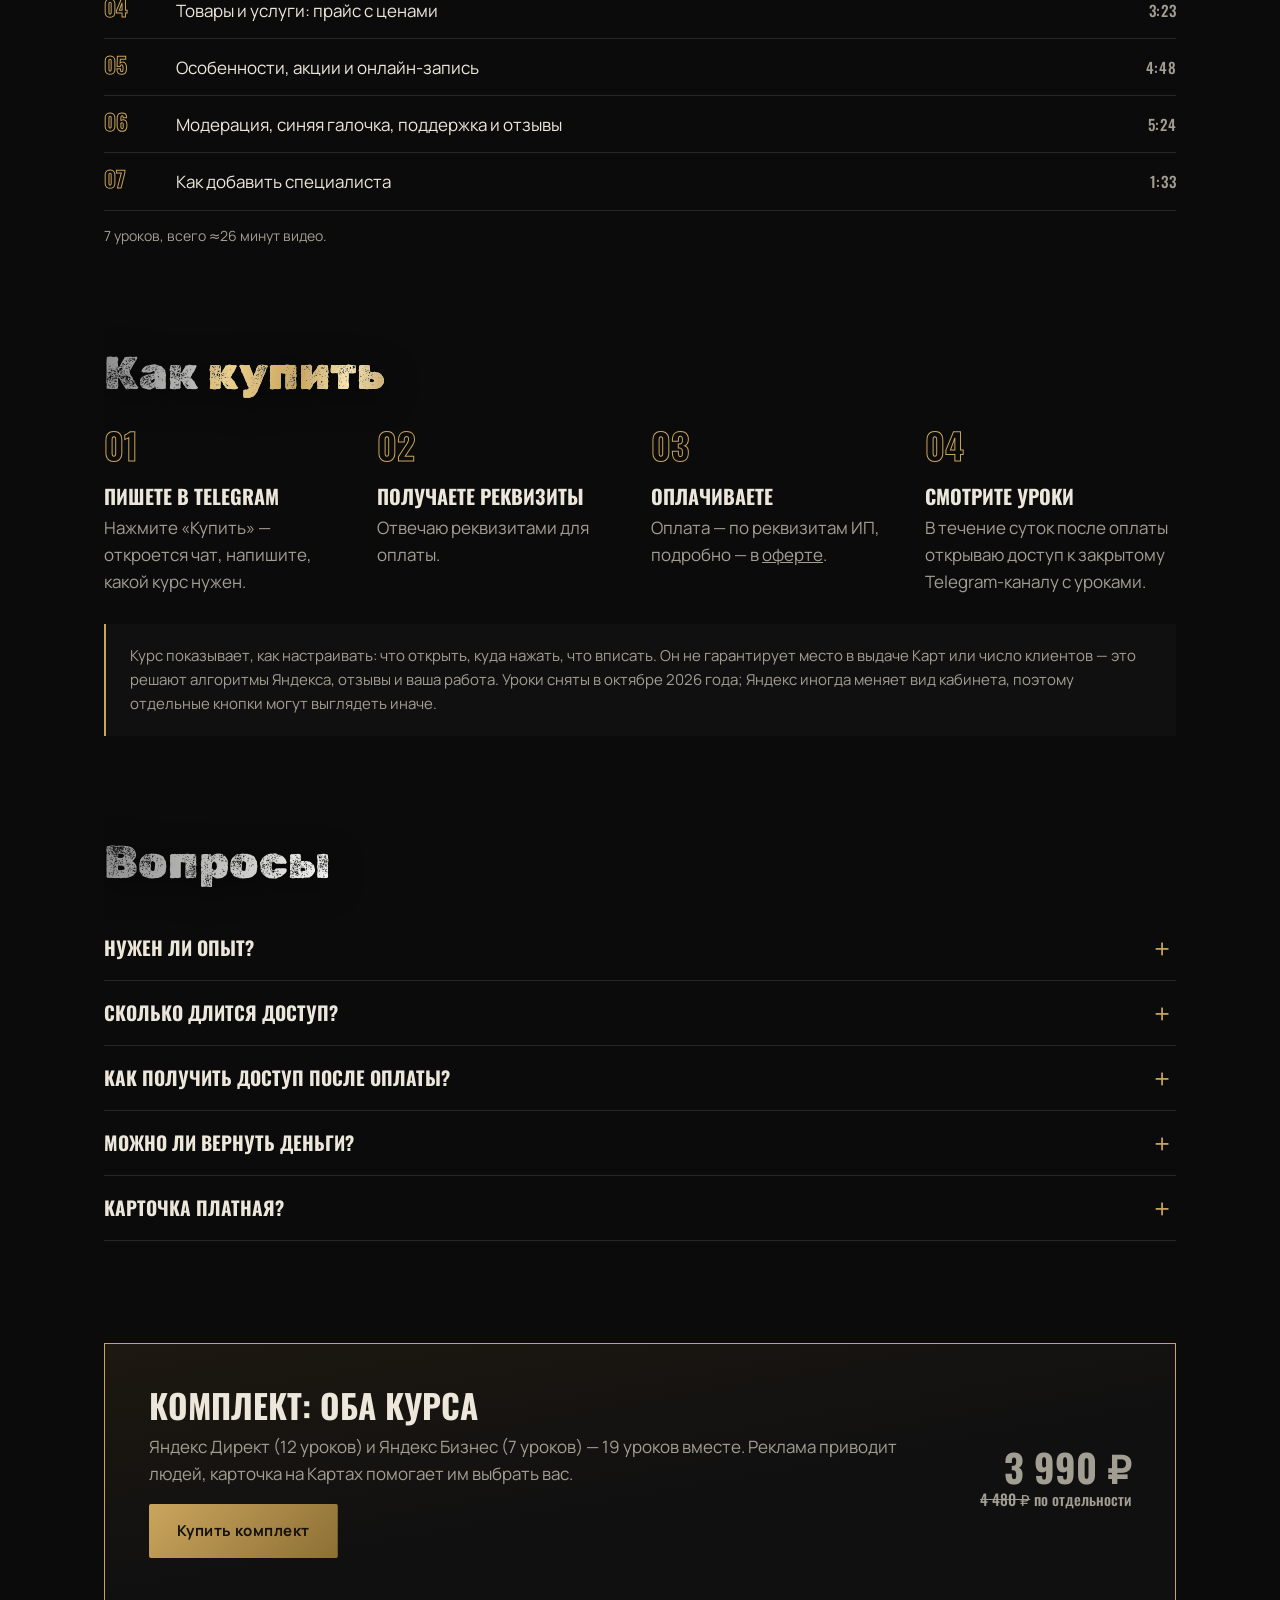
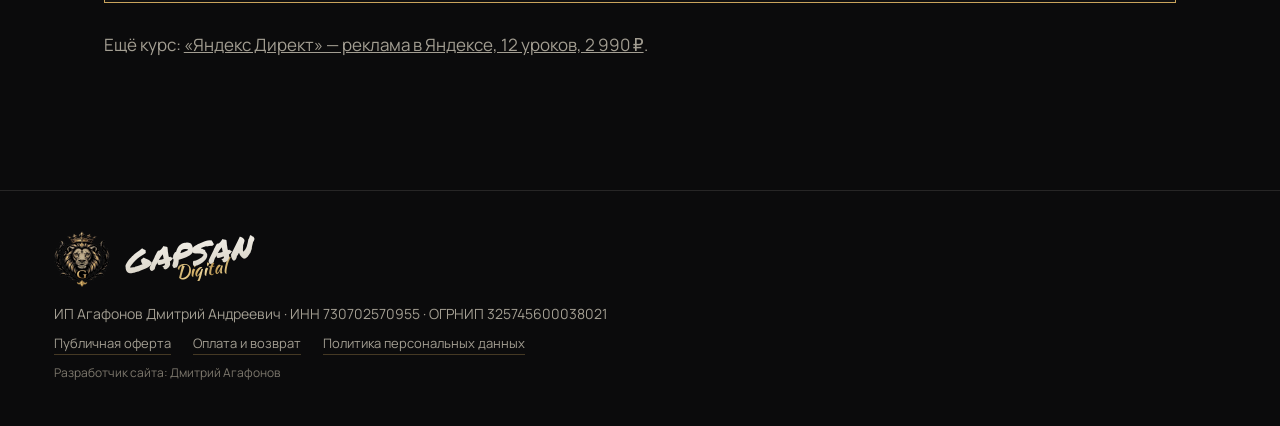
<file: kurs-biznes.html>
<!doctype html>
<html lang="ru">
<head>
<meta charset="utf-8">
<meta name="viewport" content="width=device-width,initial-scale=1,viewport-fit=cover">
<title>Курс «Яндекс Бизнес» — 7 видеоуроков · Gapsan Digital</title>
<meta name="description" content="7 видеоуроков по Яндекс Бизнесу: карточка на Яндекс Картах — данные, фото, прайс, особенности, модерация и доступ для специалиста. 1 490 ₽.">
<meta property="og:title" content="Курс «Яндекс Бизнес» — 7 видеоуроков · Gapsan Digital">
<meta property="og:description" content="7 видеоуроков по Яндекс Бизнесу: карточка на Яндекс Картах — данные, фото, прайс, особенности, модерация и доступ для специалиста. 1 490 ₽.">
<meta property="og:type" content="website">
<meta name="theme-color" content="#0b0b0c">
<link rel="icon" href="img/favicon.png">
<link rel="stylesheet" href="css/site.css?v=2810a">
</head>
<body>

<header class="nav" id="top">
  <a class="brand" href="index.html" aria-label="Gapsan Digital, на главную">
    <span class="brand-logo"><img src="img/logo-200.png" alt="" width="64" height="76"></span>
    <span class="brand-g foot-g"><b>GAPSAN</b><i>Digital</i></span>
  </a>
  <nav class="menu" id="menu" aria-label="Разделы">
    <a href="index.html#uslugi">Услуги</a>
    <a href="index.html#raboty">Сайты</a>
    <a href="index.html#igry">Игры и приложения</a>
    <a href="index.html#obuchenie">Обучение</a>
    <a href="index.html#kontakty">Контакты</a>
  </nav>
  <a class="btn btn-gold nav-cta" href="https://t.me/Gapsan777" target="_blank" rel="noopener">Обсудить задачу</a>
  <button class="burger" id="burger" aria-label="Меню" aria-expanded="false" aria-controls="menu"><i></i><i></i></button>
  <div class="progress" aria-hidden="true"><i></i></div>
</header>

<main class="page">
<p class="crumbs"><a href="index.html">Главная</a> · <a href="index.html#obuchenie">Обучение</a> · Яндекс Бизнес</p>
<section class="course-top">
  <div>
    <p class="course-tag">Видеокурс</p>
    <h1>Яндекс <span class="gtext">Бизнес</span></h1>
    <p class="course-lead">Оформите карточку организации на Яндекс Картах сами — от основных данных и фотографий до прайса, особенностей и доступа для специалиста.</p>
    <ul class="course-facts"><li>7 уроков</li><li>≈26 минут</li><li>смотреть в своём темпе</li></ul>
    <div class="course-buy"><p class="cost">1 490 ₽</p><a class="btn btn-gold magnet" href="https://t.me/Gapsan777" target="_blank" rel="noopener">Купить курс</a><a class="btn btn-line" href="#kak">Как купить</a></div>
    <p class="pick-note">Оплата по реквизитам ИП · доступ к урокам в течение суток после оплаты.</p>
  </div>
  <figure class="screen">
    <video src="video/biznes-urok4-15s.mp4" poster="video/biznes-urok4-15s.jpg" muted loop playsinline preload="none" data-auto aria-label="Фрагмент урока 4 по Яндекс Бизнесу: правим услугу в прайсе"></video>
    <figcaption>Фрагмент урока 4 по Яндекс Бизнесу: правим услугу в прайсе</figcaption>
  </figure>
</section>

<section class="course-sec" aria-labelledby="who-h">
  <h2 id="who-h">Кому <span class="gtext">подойдёт</span></h2>
  <div class="two">
    <div class="box"><h3>Подойдёт</h3><ul>
      <li>владельцу магазина, салона, кафе, сервиса — любой точки, куда приходят клиенты;</li>
      <li>мастеру и специалисту, который хочет, чтобы его находили на Картах;</li>
      <li>тому, у кого карточка есть, но заполнена кое-как.</li></ul></div>
    <div class="box"><h3>Что понадобится</h3><ul>
      <li>Яндекс ID;</li>
      <li>телефон организации — на него придёт код подтверждения;</li>
      <li>фото точки и цены на основные товары или услуги.</li></ul></div>
  </div>
</section>

<section class="course-sec" aria-labelledby="prog-h">
  <h2 id="prog-h">Программа</h2>
<ol class="lessons">
  <li class="grp">Карточка на Картах шаг за шагом</li>
  <li><span class="n">01</span><span class="t">Яндекс Бизнес: зачем он и с чего начать</span><span class="d">4:07</span></li>
  <li><span class="n">02</span><span class="t">Данные: режим работы, адрес, телефоны, сайт и соцсети</span><span class="d">3:54</span></li>
  <li><span class="n">03</span><span class="t">Логотип и фотографии</span><span class="d">3:04</span></li>
  <li><span class="n">04</span><span class="t">Товары и услуги: прайс с ценами</span><span class="d">3:23</span></li>
  <li><span class="n">05</span><span class="t">Особенности, акции и онлайн-запись</span><span class="d">4:48</span></li>
  <li><span class="n">06</span><span class="t">Модерация, синяя галочка, поддержка и отзывы</span><span class="d">5:24</span></li>
  <li><span class="n">07</span><span class="t">Как добавить специалиста</span><span class="d">1:33</span></li>
</ol>
  <p class="lessons-sum">7 уроков, всего ≈26 минут видео.</p>
</section>

<section class="course-sec" id="kak" aria-labelledby="kak-h">
  <h2 id="kak-h">Как <span class="gtext">купить</span></h2>
<ol class="get">
  <li><b>Пишете в Telegram</b>Нажмите «Купить» — откроется чат, напишите, какой курс нужен.</li>
  <li><b>Получаете реквизиты</b>Отвечаю реквизитами для оплаты.</li>
  <li><b>Оплачиваете</b>Оплата — по реквизитам ИП, подробно — в <a href="oferta.html#oplata">оферте</a>.</li>
  <li><b>Смотрите уроки</b>В течение суток после оплаты открываю доступ к закрытому Telegram-каналу с уроками.</li>
</ol>
<p class="honest">Курс показывает, как настраивать: что открыть, куда нажать, что вписать. Он не гарантирует место в выдаче Карт или число клиентов — это решают алгоритмы Яндекса, отзывы и ваша работа. Уроки сняты в октябре 2026 года; Яндекс иногда меняет вид кабинета, поэтому отдельные кнопки могут выглядеть иначе.</p>
</section>

<section class="course-sec" aria-labelledby="faq-h">
  <h2 id="faq-h">Вопросы</h2>
<div class="faq">
  <details><summary>Нужен ли опыт?</summary><p>Нет. Каждый шаг показан на экране: что открыть, куда нажать и что вписать. Достаточно уметь пользоваться браузером.</p></details>
  <details><summary>Сколько длится доступ?</summary><p>Доступ к закрытому Telegram-каналу с уроками не ограничен по сроку. Смотрите в своём темпе и пересматривайте, когда нужно.</p></details>
  <details><summary>Как получить доступ после оплаты?</summary><p>В течение суток после оплаты присылаю в Telegram приглашение в закрытый канал с уроками.</p></details>
  <details><summary>Можно ли вернуть деньги?</summary><p>Да, по правилам из раздела <a href="oferta.html#vozvrat">«Оплата и возврат»</a> оферты: до открытия доступа — полностью.</p></details>
  <details><summary>Карточка платная?</summary><p>Нет, карточка на Яндекс Картах и синяя галочка доступны бесплатно. Платные тарифы и продвижение в курсе только упоминаются.</p></details>
</div>
</section>

<section class="course-sec" id="komplekt" aria-labelledby="bundle-h">
  <div class="bundle">
    <div>
      <h2 id="bundle-h">Комплект: оба курса</h2>
      <p>Яндекс Директ (12 уроков) и Яндекс Бизнес (7 уроков) — 19 уроков вместе. Реклама приводит людей, карточка на Картах помогает им выбрать вас.</p>
      <a class="btn btn-gold" href="https://t.me/Gapsan777" target="_blank" rel="noopener">Купить комплект</a>
    </div>
    <p class="cost">3 990 ₽<span class="was"><s>4 480 ₽</s> по отдельности</span></p>
  </div>
</section>
<p class="other">Ещё курс: <a href="kurs-direkt.html">«Яндекс Директ» — реклама в Яндексе, 12 уроков, 2 990 ₽</a>.</p>
</main>

<footer class="foot">
  <div class="foot-brand"><img src="img/logo-96.png" alt="" width="56" height="56"><span class="brand-g foot-g"><b>GAPSAN</b><i>Digital</i></span></div>
  <p>ИП Агафонов Дмитрий Андреевич · ИНН 730702570955 · ОГРНИП 325745600038021</p>
  <nav class="foot-docs" aria-label="Документы"><a href="oferta.html">Публичная оферта</a><a href="oferta.html#vozvrat">Оплата и возврат</a><a href="politika.html">Политика персональных данных</a></nav>
  <p class="foot-dev">Разработчик сайта: Дмитрий Агафонов</p>
</footer>

<script src="js/site.js?v=2810a"></script>
</body>
</html>
</file>
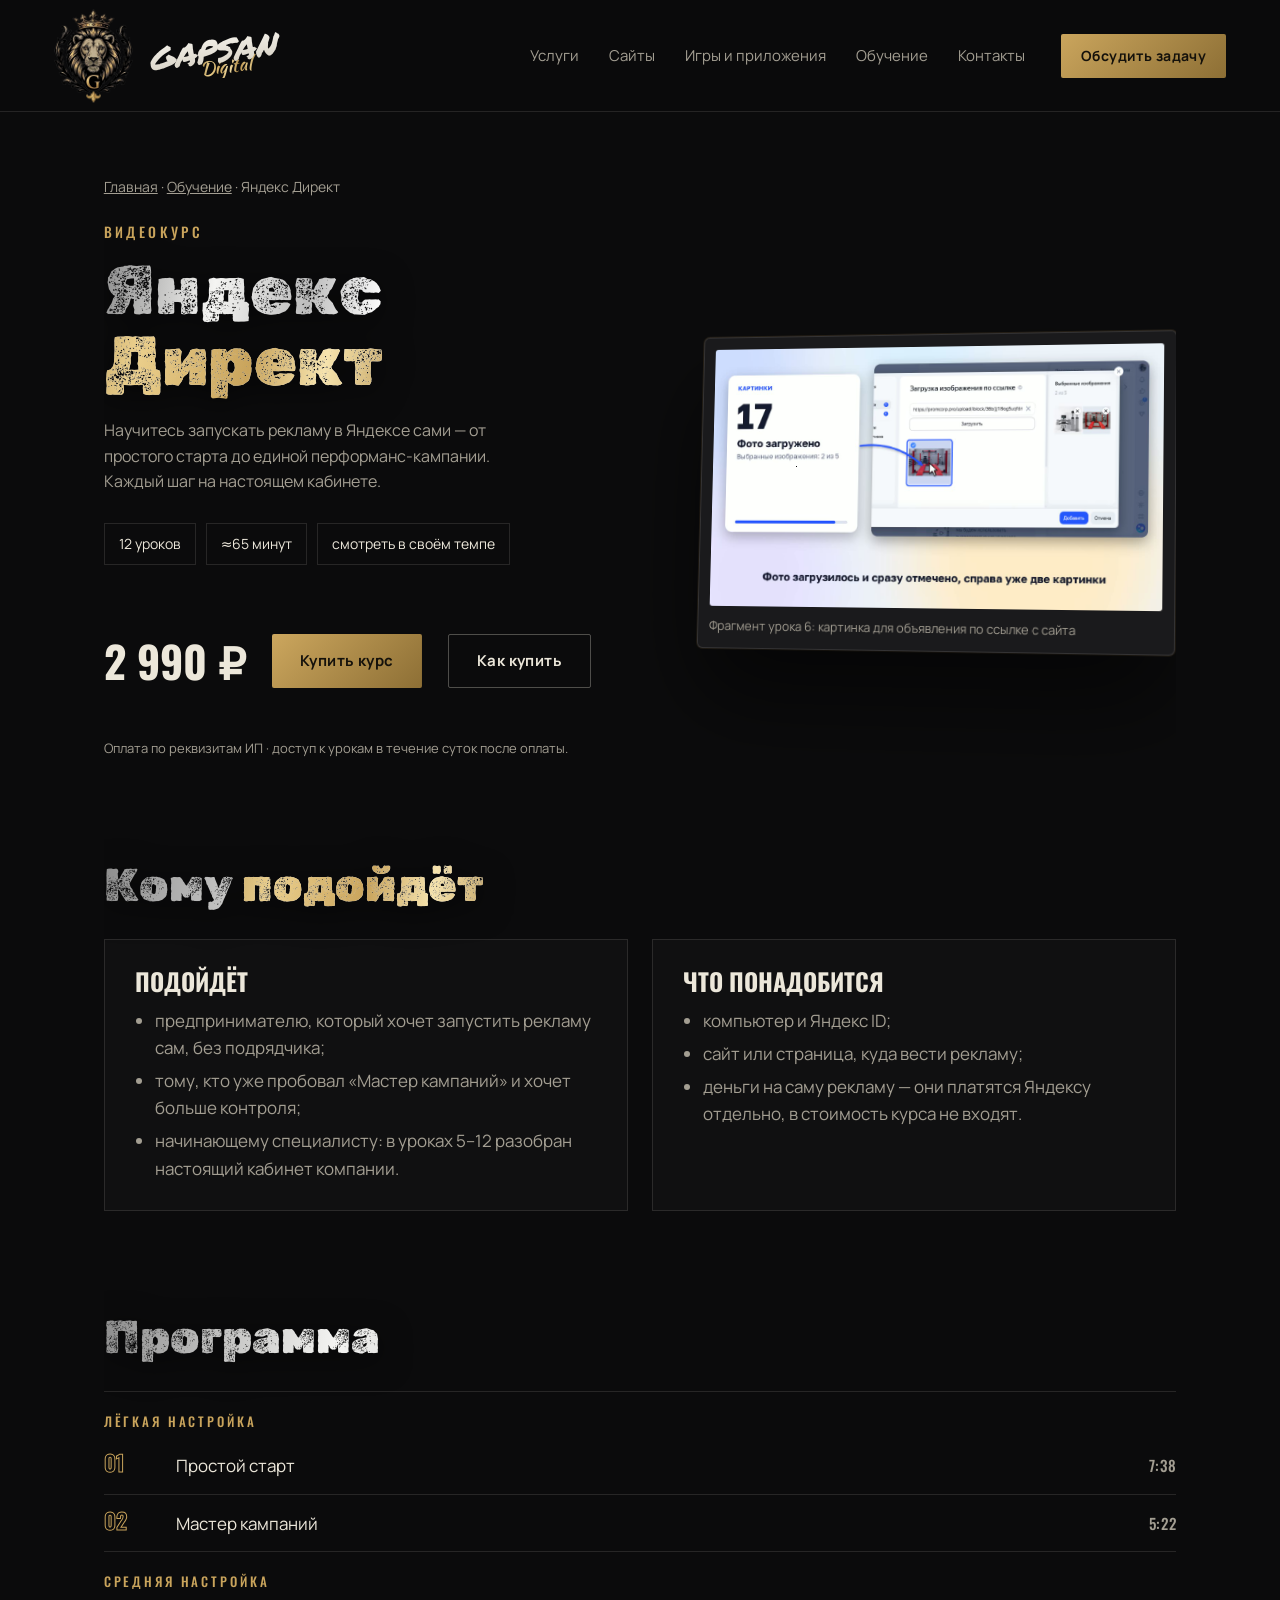
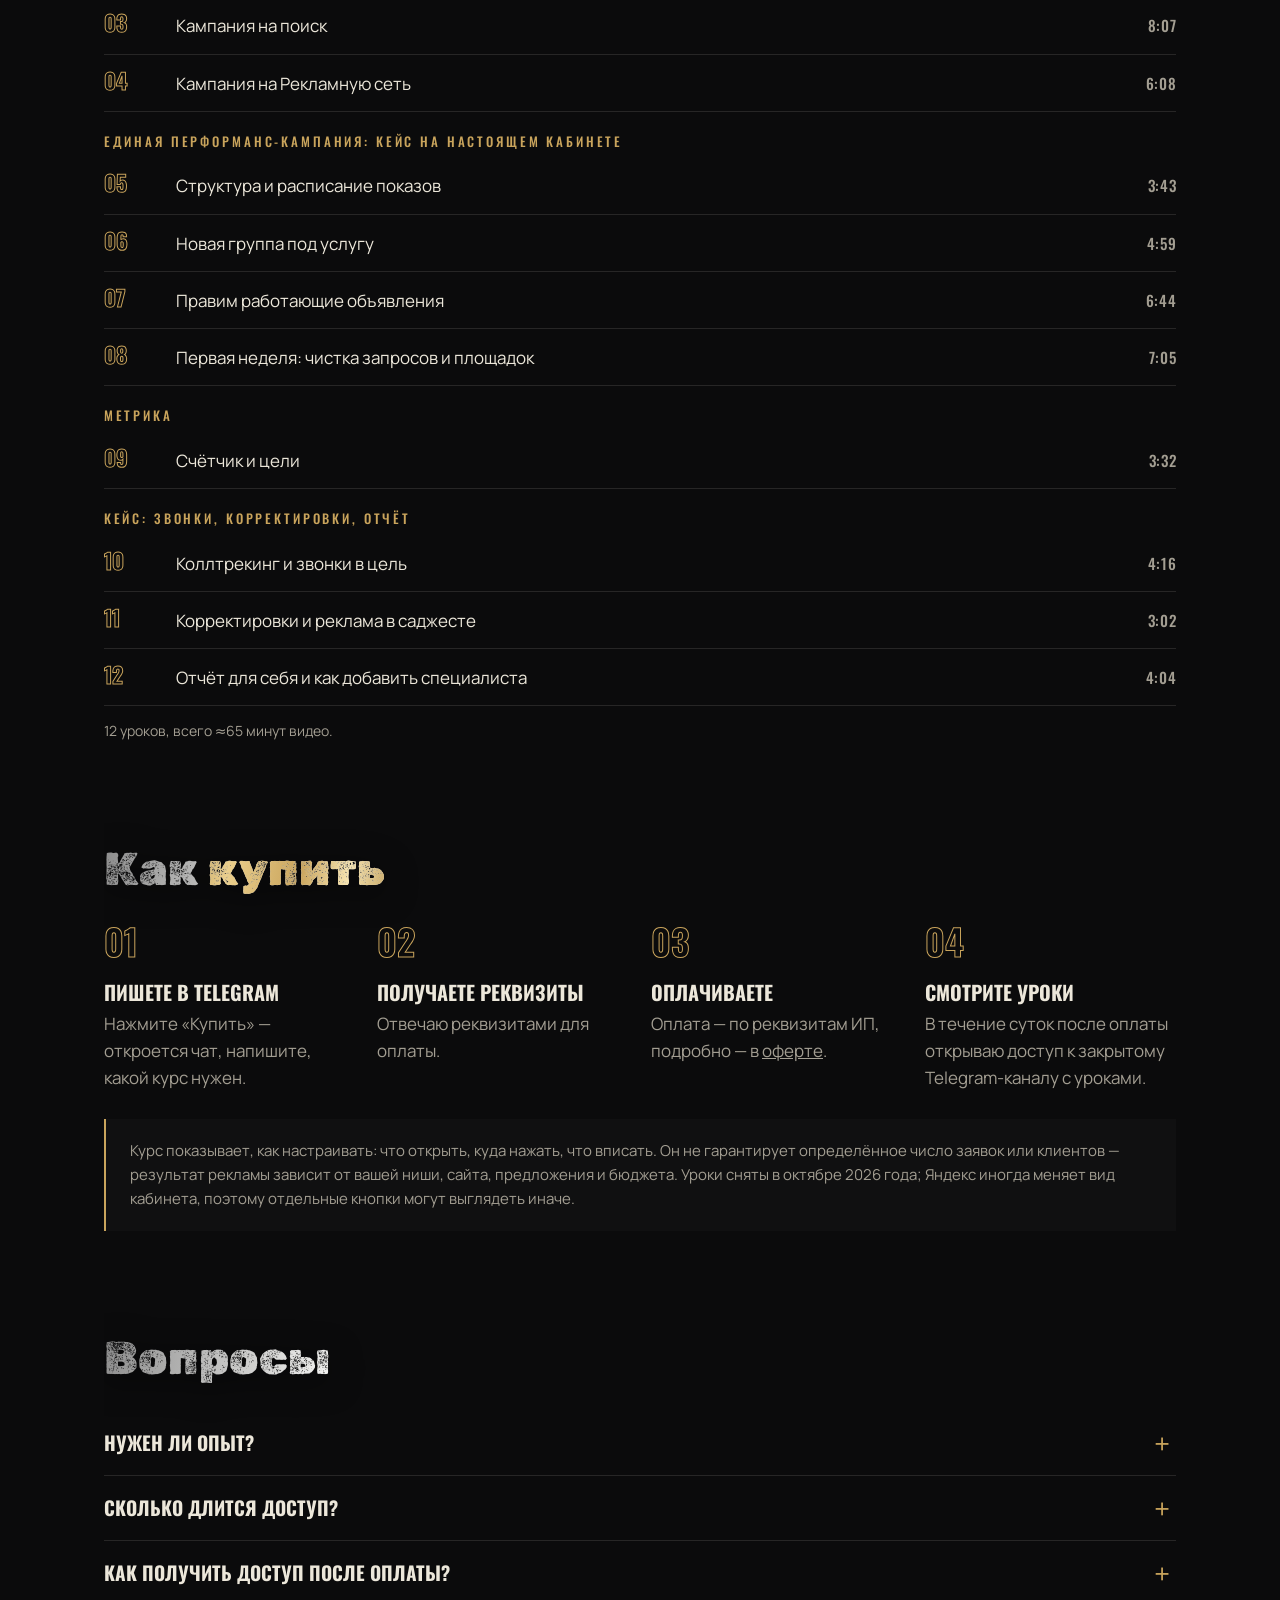
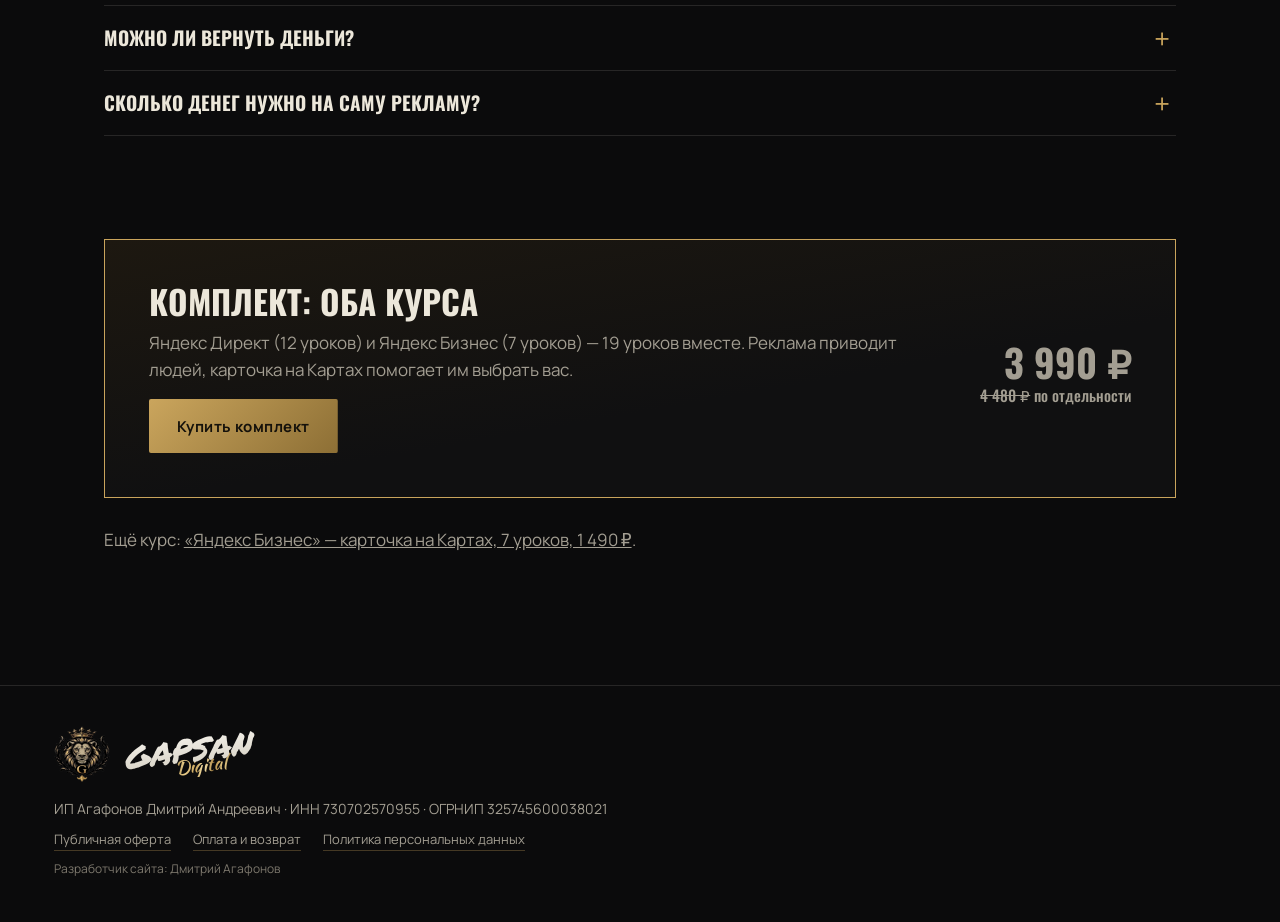
<file: kurs-direkt.html>
<!doctype html>
<html lang="ru">
<head>
<meta charset="utf-8">
<meta name="viewport" content="width=device-width,initial-scale=1,viewport-fit=cover">
<title>Курс «Яндекс Директ» — 12 видеоуроков · Gapsan Digital</title>
<meta name="description" content="12 видеоуроков по Яндекс Директу на настоящем кабинете: от простого старта до единой перформанс-кампании. 2 990 ₽.">
<meta property="og:title" content="Курс «Яндекс Директ» — 12 видеоуроков · Gapsan Digital">
<meta property="og:description" content="12 видеоуроков по Яндекс Директу на настоящем кабинете: от простого старта до единой перформанс-кампании. 2 990 ₽.">
<meta property="og:type" content="website">
<meta name="theme-color" content="#0b0b0c">
<link rel="icon" href="img/favicon.png">
<link rel="stylesheet" href="css/site.css?v=2810a">
</head>
<body>

<header class="nav" id="top">
  <a class="brand" href="index.html" aria-label="Gapsan Digital, на главную">
    <span class="brand-logo"><img src="img/logo-200.png" alt="" width="64" height="76"></span>
    <span class="brand-g foot-g"><b>GAPSAN</b><i>Digital</i></span>
  </a>
  <nav class="menu" id="menu" aria-label="Разделы">
    <a href="index.html#uslugi">Услуги</a>
    <a href="index.html#raboty">Сайты</a>
    <a href="index.html#igry">Игры и приложения</a>
    <a href="index.html#obuchenie">Обучение</a>
    <a href="index.html#kontakty">Контакты</a>
  </nav>
  <a class="btn btn-gold nav-cta" href="https://t.me/Gapsan777" target="_blank" rel="noopener">Обсудить задачу</a>
  <button class="burger" id="burger" aria-label="Меню" aria-expanded="false" aria-controls="menu"><i></i><i></i></button>
  <div class="progress" aria-hidden="true"><i></i></div>
</header>

<main class="page">
<p class="crumbs"><a href="index.html">Главная</a> · <a href="index.html#obuchenie">Обучение</a> · Яндекс Директ</p>
<section class="course-top">
  <div>
    <p class="course-tag">Видеокурс</p>
    <h1>Яндекс <span class="gtext">Директ</span></h1>
    <p class="course-lead">Научитесь запускать рекламу в Яндексе сами — от простого старта до единой перформанс-кампании. Каждый шаг на настоящем кабинете.</p>
    <ul class="course-facts"><li>12 уроков</li><li>≈65 минут</li><li>смотреть в своём темпе</li></ul>
    <div class="course-buy"><p class="cost">2 990 ₽</p><a class="btn btn-gold magnet" href="https://t.me/Gapsan777" target="_blank" rel="noopener">Купить курс</a><a class="btn btn-line" href="#kak">Как купить</a></div>
    <p class="pick-note">Оплата по реквизитам ИП · доступ к урокам в течение суток после оплаты.</p>
  </div>
  <figure class="screen">
    <video src="video/direkt-urok6-15s.mp4" poster="video/direkt-urok6-15s.jpg" muted loop playsinline preload="none" data-auto aria-label="Фрагмент урока 6: картинка для объявления по ссылке с сайта"></video>
    <figcaption>Фрагмент урока 6: картинка для объявления по ссылке с сайта</figcaption>
  </figure>
</section>

<section class="course-sec" aria-labelledby="who-h">
  <h2 id="who-h">Кому <span class="gtext">подойдёт</span></h2>
  <div class="two">
    <div class="box"><h3>Подойдёт</h3><ul>
      <li>предпринимателю, который хочет запустить рекламу сам, без подрядчика;</li>
      <li>тому, кто уже пробовал «Мастер кампаний» и хочет больше контроля;</li>
      <li>начинающему специалисту: в уроках 5–12 разобран настоящий кабинет компании.</li></ul></div>
    <div class="box"><h3>Что понадобится</h3><ul>
      <li>компьютер и Яндекс ID;</li>
      <li>сайт или страница, куда вести рекламу;</li>
      <li>деньги на саму рекламу — они платятся Яндексу отдельно, в стоимость курса не входят.</li></ul></div>
  </div>
</section>

<section class="course-sec" aria-labelledby="prog-h">
  <h2 id="prog-h">Программа</h2>
<ol class="lessons">
  <li class="grp">Лёгкая настройка</li>
  <li><span class="n">01</span><span class="t">Простой старт</span><span class="d">7:38</span></li>
  <li><span class="n">02</span><span class="t">Мастер кампаний</span><span class="d">5:22</span></li>
  <li class="grp">Средняя настройка</li>
  <li><span class="n">03</span><span class="t">Кампания на поиск</span><span class="d">8:07</span></li>
  <li><span class="n">04</span><span class="t">Кампания на Рекламную сеть</span><span class="d">6:08</span></li>
  <li class="grp">Единая перформанс-кампания: кейс на настоящем кабинете</li>
  <li><span class="n">05</span><span class="t">Структура и расписание показов</span><span class="d">3:43</span></li>
  <li><span class="n">06</span><span class="t">Новая группа под услугу</span><span class="d">4:59</span></li>
  <li><span class="n">07</span><span class="t">Правим работающие объявления</span><span class="d">6:44</span></li>
  <li><span class="n">08</span><span class="t">Первая неделя: чистка запросов и площадок</span><span class="d">7:05</span></li>
  <li class="grp">Метрика</li>
  <li><span class="n">09</span><span class="t">Счётчик и цели</span><span class="d">3:32</span></li>
  <li class="grp">Кейс: звонки, корректировки, отчёт</li>
  <li><span class="n">10</span><span class="t">Коллтрекинг и звонки в цель</span><span class="d">4:16</span></li>
  <li><span class="n">11</span><span class="t">Корректировки и реклама в саджесте</span><span class="d">3:02</span></li>
  <li><span class="n">12</span><span class="t">Отчёт для себя и как добавить специалиста</span><span class="d">4:04</span></li>
</ol>
  <p class="lessons-sum">12 уроков, всего ≈65 минут видео.</p>
</section>

<section class="course-sec" id="kak" aria-labelledby="kak-h">
  <h2 id="kak-h">Как <span class="gtext">купить</span></h2>
<ol class="get">
  <li><b>Пишете в Telegram</b>Нажмите «Купить» — откроется чат, напишите, какой курс нужен.</li>
  <li><b>Получаете реквизиты</b>Отвечаю реквизитами для оплаты.</li>
  <li><b>Оплачиваете</b>Оплата — по реквизитам ИП, подробно — в <a href="oferta.html#oplata">оферте</a>.</li>
  <li><b>Смотрите уроки</b>В течение суток после оплаты открываю доступ к закрытому Telegram-каналу с уроками.</li>
</ol>
<p class="honest">Курс показывает, как настраивать: что открыть, куда нажать, что вписать. Он не гарантирует определённое число заявок или клиентов — результат рекламы зависит от вашей ниши, сайта, предложения и бюджета. Уроки сняты в октябре 2026 года; Яндекс иногда меняет вид кабинета, поэтому отдельные кнопки могут выглядеть иначе.</p>
</section>

<section class="course-sec" aria-labelledby="faq-h">
  <h2 id="faq-h">Вопросы</h2>
<div class="faq">
  <details><summary>Нужен ли опыт?</summary><p>Нет. Каждый шаг показан на экране: что открыть, куда нажать и что вписать. Достаточно уметь пользоваться браузером.</p></details>
  <details><summary>Сколько длится доступ?</summary><p>Доступ к закрытому Telegram-каналу с уроками не ограничен по сроку. Смотрите в своём темпе и пересматривайте, когда нужно.</p></details>
  <details><summary>Как получить доступ после оплаты?</summary><p>В течение суток после оплаты присылаю в Telegram приглашение в закрытый канал с уроками.</p></details>
  <details><summary>Можно ли вернуть деньги?</summary><p>Да, по правилам из раздела <a href="oferta.html#vozvrat">«Оплата и возврат»</a> оферты: до открытия доступа — полностью.</p></details>
  <details><summary>Сколько денег нужно на саму рекламу?</summary><p>Зависит от ниши и региона. В уроках показано, где посмотреть прогноз бюджета и цену клика до запуска.</p></details>
</div>
</section>

<section class="course-sec" id="komplekt" aria-labelledby="bundle-h">
  <div class="bundle">
    <div>
      <h2 id="bundle-h">Комплект: оба курса</h2>
      <p>Яндекс Директ (12 уроков) и Яндекс Бизнес (7 уроков) — 19 уроков вместе. Реклама приводит людей, карточка на Картах помогает им выбрать вас.</p>
      <a class="btn btn-gold" href="https://t.me/Gapsan777" target="_blank" rel="noopener">Купить комплект</a>
    </div>
    <p class="cost">3 990 ₽<span class="was"><s>4 480 ₽</s> по отдельности</span></p>
  </div>
</section>
<p class="other">Ещё курс: <a href="kurs-biznes.html">«Яндекс Бизнес» — карточка на Картах, 7 уроков, 1 490 ₽</a>.</p>
</main>

<footer class="foot">
  <div class="foot-brand"><img src="img/logo-96.png" alt="" width="56" height="56"><span class="brand-g foot-g"><b>GAPSAN</b><i>Digital</i></span></div>
  <p>ИП Агафонов Дмитрий Андреевич · ИНН 730702570955 · ОГРНИП 325745600038021</p>
  <nav class="foot-docs" aria-label="Документы"><a href="oferta.html">Публичная оферта</a><a href="oferta.html#vozvrat">Оплата и возврат</a><a href="politika.html">Политика персональных данных</a></nav>
  <p class="foot-dev">Разработчик сайта: Дмитрий Агафонов</p>
</footer>

<script src="js/site.js?v=2810a"></script>
</body>
</html>
</file>
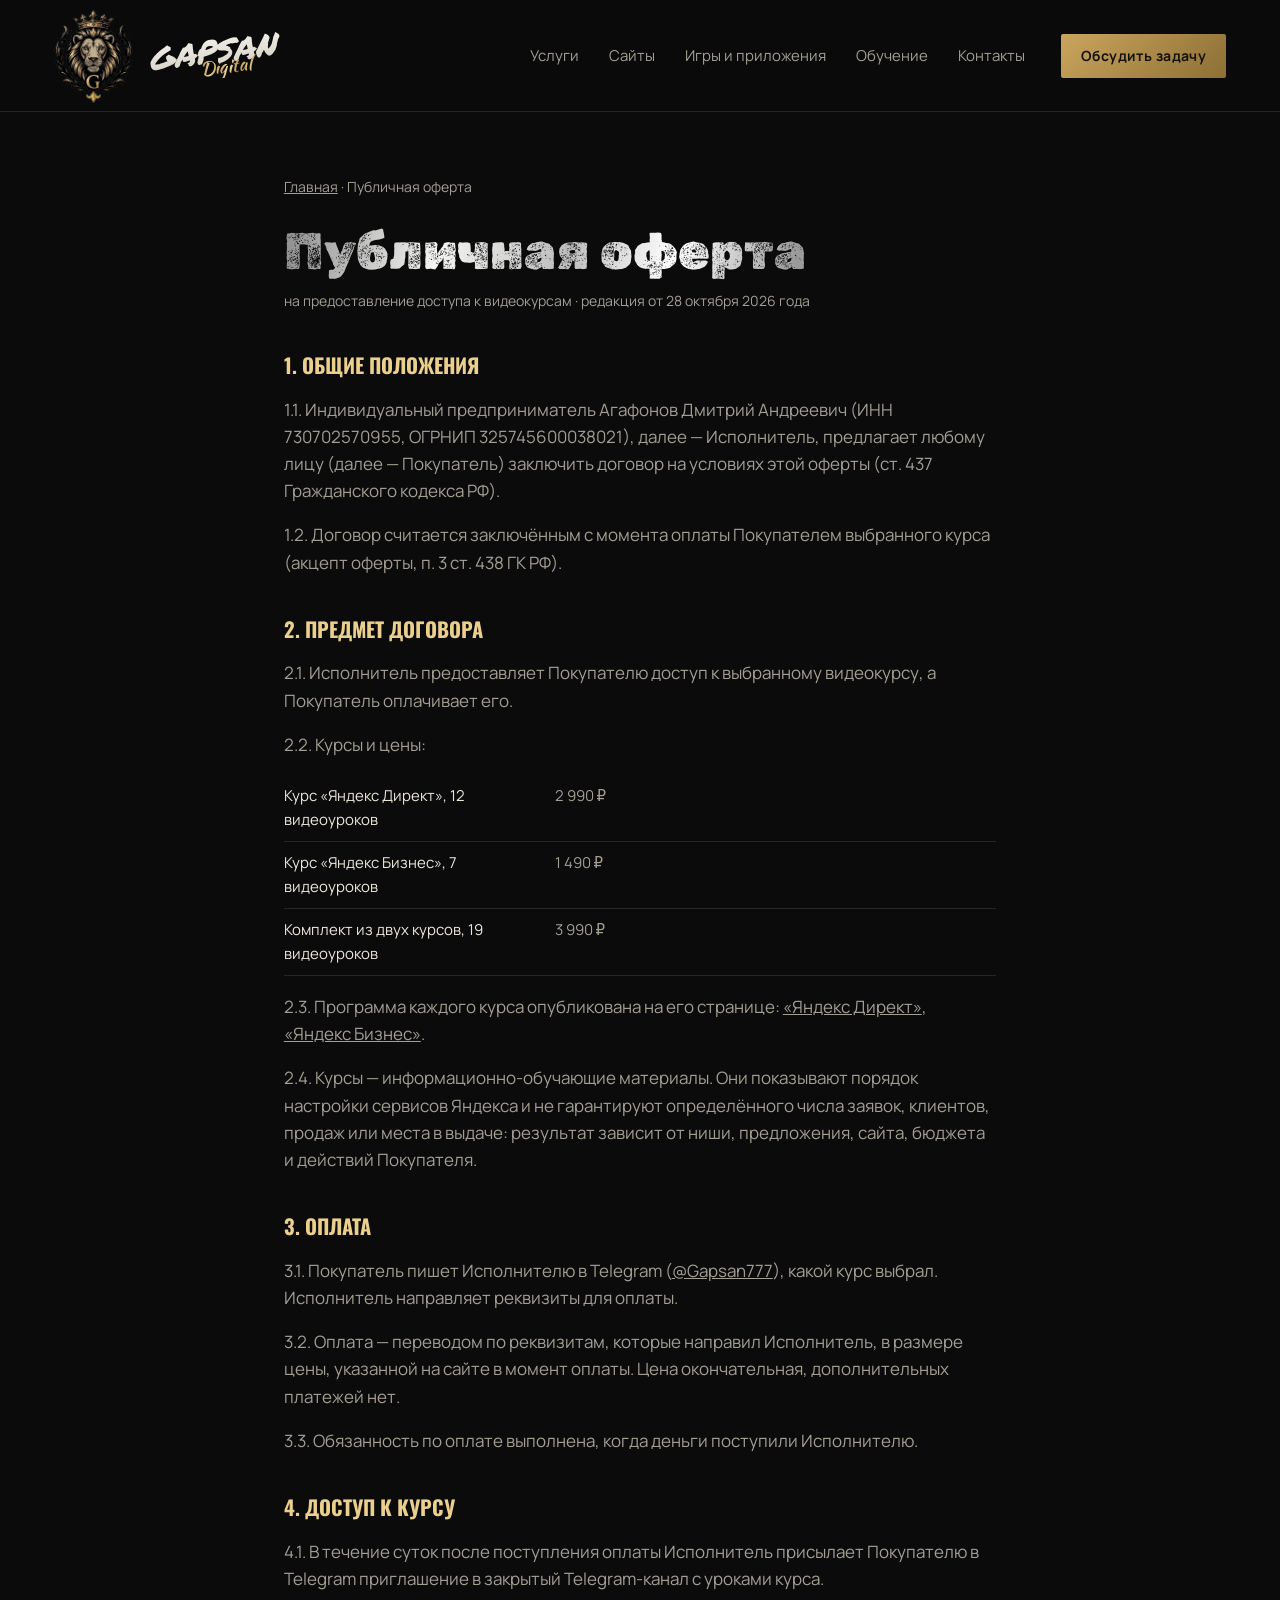
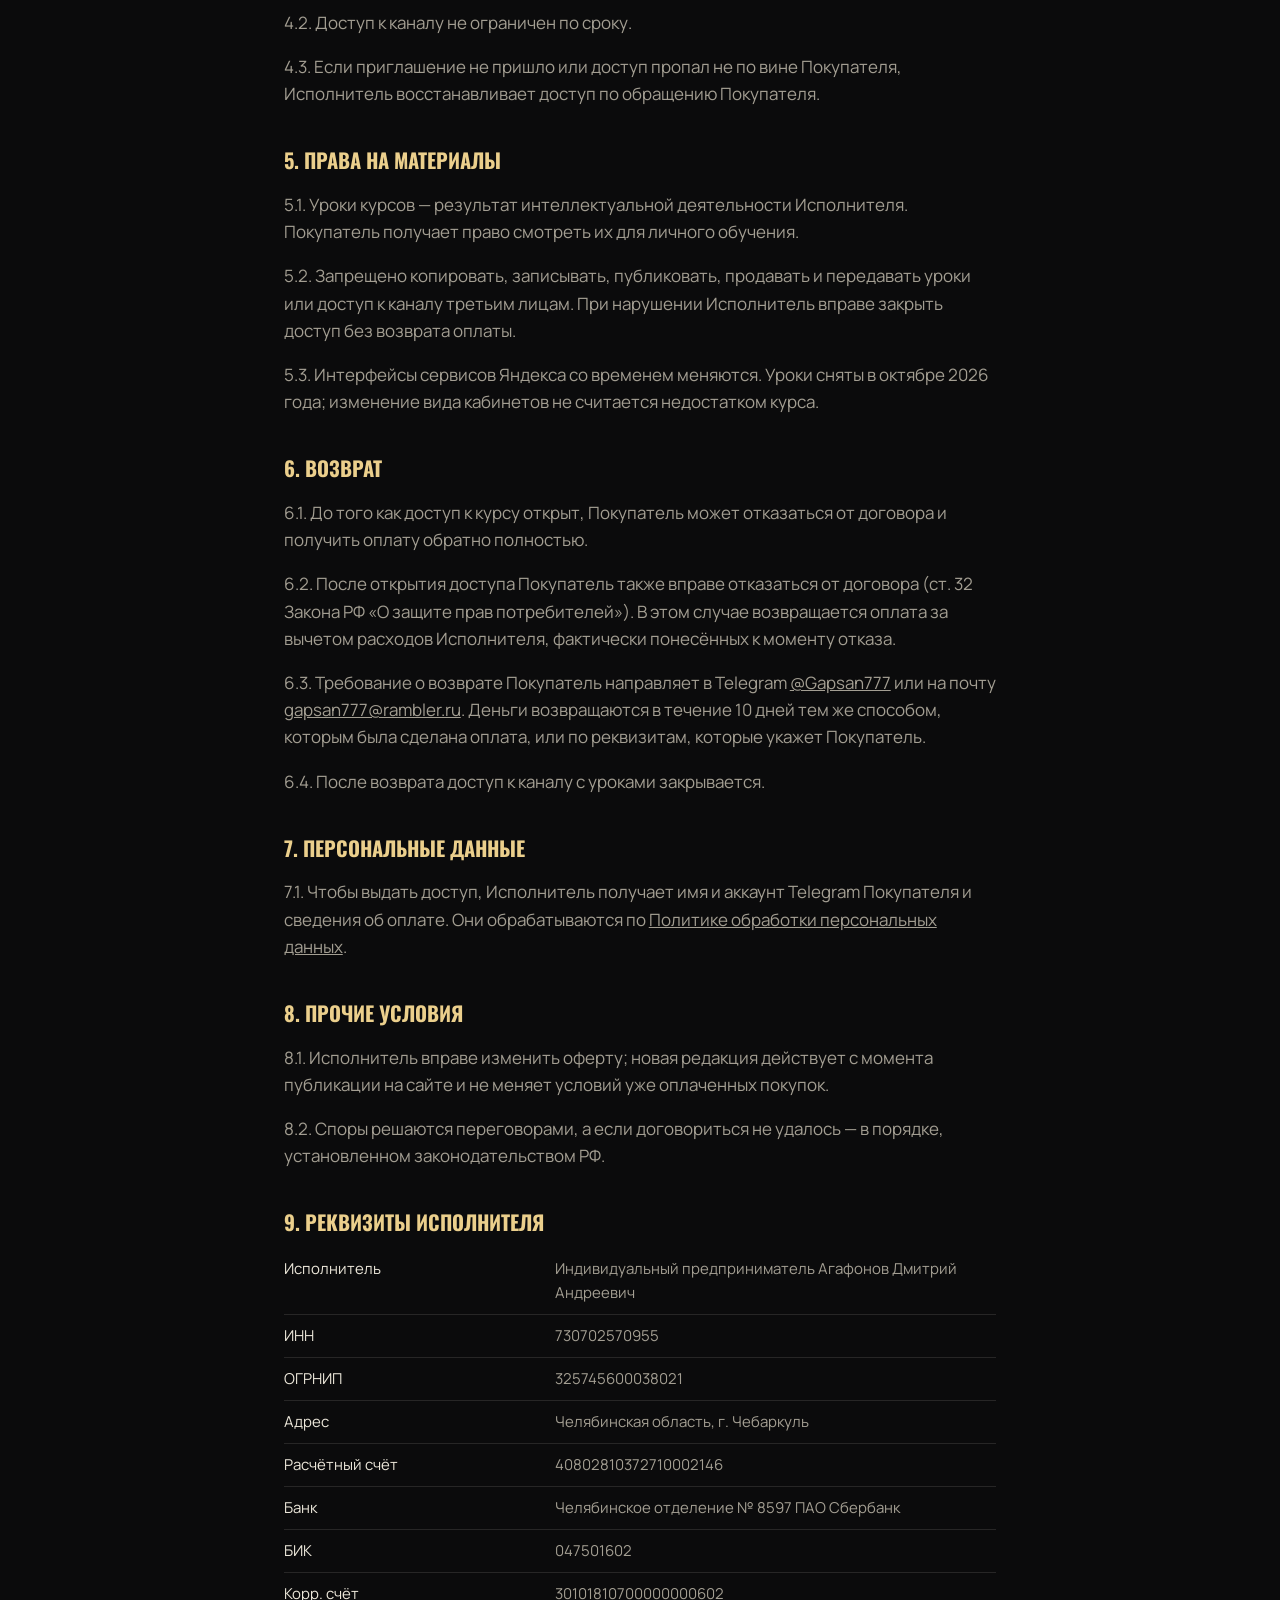
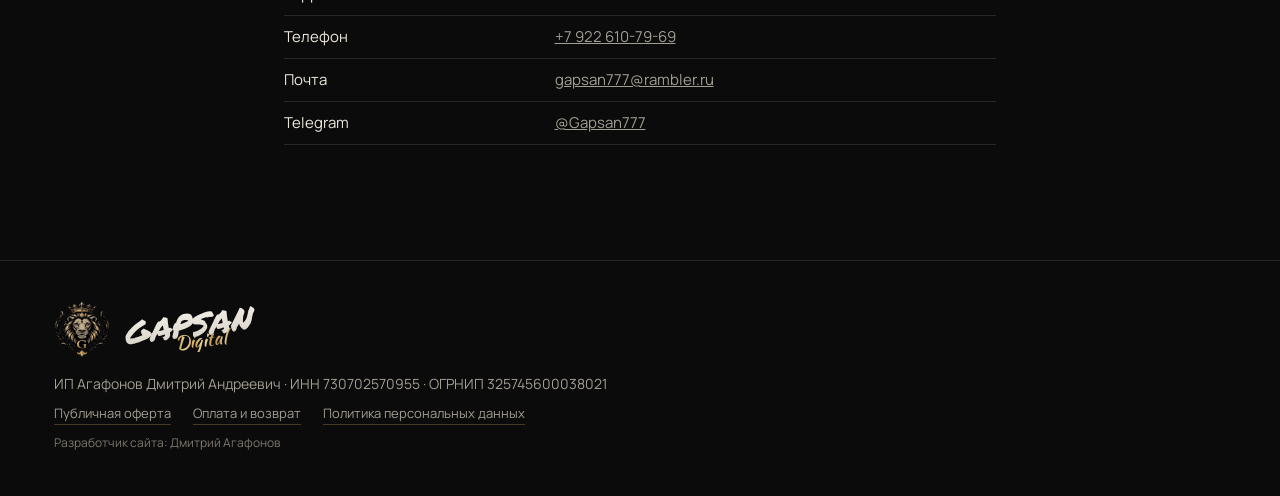
<file: oferta.html>
<!doctype html>
<html lang="ru">
<head>
<meta charset="utf-8">
<meta name="viewport" content="width=device-width,initial-scale=1,viewport-fit=cover">
<title>Публичная оферта на доступ к видеокурсам · Gapsan Digital</title>
<meta name="description" content="Публичная оферта ИП Агафонова Д. А. на доступ к видеокурсам: цена, оплата, доступ, возврат, реквизиты.">
<meta property="og:title" content="Публичная оферта на доступ к видеокурсам · Gapsan Digital">
<meta property="og:description" content="Публичная оферта ИП Агафонова Д. А. на доступ к видеокурсам: цена, оплата, доступ, возврат, реквизиты.">
<meta property="og:type" content="website">
<meta name="theme-color" content="#0b0b0c">
<link rel="icon" href="img/favicon.png">
<link rel="stylesheet" href="css/site.css?v=2810a">
</head>
<body>

<header class="nav" id="top">
  <a class="brand" href="index.html" aria-label="Gapsan Digital, на главную">
    <span class="brand-logo"><img src="img/logo-200.png" alt="" width="64" height="76"></span>
    <span class="brand-g foot-g"><b>GAPSAN</b><i>Digital</i></span>
  </a>
  <nav class="menu" id="menu" aria-label="Разделы">
    <a href="index.html#uslugi">Услуги</a>
    <a href="index.html#raboty">Сайты</a>
    <a href="index.html#igry">Игры и приложения</a>
    <a href="index.html#obuchenie">Обучение</a>
    <a href="index.html#kontakty">Контакты</a>
  </nav>
  <a class="btn btn-gold nav-cta" href="https://t.me/Gapsan777" target="_blank" rel="noopener">Обсудить задачу</a>
  <button class="burger" id="burger" aria-label="Меню" aria-expanded="false" aria-controls="menu"><i></i><i></i></button>
  <div class="progress" aria-hidden="true"><i></i></div>
</header>

<main class="page doc">
<p class="crumbs"><a href="index.html">Главная</a> · Публичная оферта</p>
<h1>Публичная оферта</h1>
<p class="date">на предоставление доступа к видеокурсам · редакция от 28 октября 2026 года</p>

<h2>1. Общие положения</h2>
<p>1.1. Индивидуальный предприниматель Агафонов Дмитрий Андреевич (ИНН 730702570955, ОГРНИП 325745600038021), далее — Исполнитель, предлагает любому лицу (далее — Покупатель) заключить договор на условиях этой оферты (ст. 437 Гражданского кодекса РФ).</p>
<p>1.2. Договор считается заключённым с момента оплаты Покупателем выбранного курса (акцепт оферты, п. 3 ст. 438 ГК РФ).</p>

<h2>2. Предмет договора</h2>
<p>2.1. Исполнитель предоставляет Покупателю доступ к выбранному видеокурсу, а Покупатель оплачивает его.</p>
<p>2.2. Курсы и цены:</p>
<table>
  <tr><td>Курс «Яндекс Директ», 12 видеоуроков</td><td>2 990 ₽</td></tr>
  <tr><td>Курс «Яндекс Бизнес», 7 видеоуроков</td><td>1 490 ₽</td></tr>
  <tr><td>Комплект из двух курсов, 19 видеоуроков</td><td>3 990 ₽</td></tr>
</table>
<p>2.3. Программа каждого курса опубликована на его странице: <a href="kurs-direkt.html">«Яндекс Директ»</a>, <a href="kurs-biznes.html">«Яндекс Бизнес»</a>.</p>
<p>2.4. Курсы — информационно-обучающие материалы. Они показывают порядок настройки сервисов Яндекса и не гарантируют определённого числа заявок, клиентов, продаж или места в выдаче: результат зависит от ниши, предложения, сайта, бюджета и действий Покупателя.</p>

<h2 id="oplata">3. Оплата</h2>
<p>3.1. Покупатель пишет Исполнителю в Telegram (<a href="https://t.me/Gapsan777" target="_blank" rel="noopener">@Gapsan777</a>), какой курс выбрал. Исполнитель направляет реквизиты для оплаты.</p>
<p>3.2. Оплата — переводом по реквизитам, которые направил Исполнитель, в размере цены, указанной на сайте в момент оплаты. Цена окончательная, дополнительных платежей нет.</p>
<p>3.3. Обязанность по оплате выполнена, когда деньги поступили Исполнителю.</p>

<h2>4. Доступ к курсу</h2>
<p>4.1. В течение суток после поступления оплаты Исполнитель присылает Покупателю в Telegram приглашение в закрытый Telegram-канал с уроками курса.</p>
<p>4.2. Доступ к каналу не ограничен по сроку.</p>
<p>4.3. Если приглашение не пришло или доступ пропал не по вине Покупателя, Исполнитель восстанавливает доступ по обращению Покупателя.</p>

<h2>5. Права на материалы</h2>
<p>5.1. Уроки курсов — результат интеллектуальной деятельности Исполнителя. Покупатель получает право смотреть их для личного обучения.</p>
<p>5.2. Запрещено копировать, записывать, публиковать, продавать и передавать уроки или доступ к каналу третьим лицам. При нарушении Исполнитель вправе закрыть доступ без возврата оплаты.</p>
<p>5.3. Интерфейсы сервисов Яндекса со временем меняются. Уроки сняты в октябре 2026 года; изменение вида кабинетов не считается недостатком курса.</p>

<h2 id="vozvrat">6. Возврат</h2>
<p>6.1. До того как доступ к курсу открыт, Покупатель может отказаться от договора и получить оплату обратно полностью.</p>
<p>6.2. После открытия доступа Покупатель также вправе отказаться от договора (ст. 32 Закона РФ «О защите прав потребителей»). В этом случае возвращается оплата за вычетом расходов Исполнителя, фактически понесённых к моменту отказа.</p>
<p>6.3. Требование о возврате Покупатель направляет в Telegram <a href="https://t.me/Gapsan777" target="_blank" rel="noopener">@Gapsan777</a> или на почту <a href="mailto:gapsan777@rambler.ru">gapsan777@rambler.ru</a>. Деньги возвращаются в течение 10 дней тем же способом, которым была сделана оплата, или по реквизитам, которые укажет Покупатель.</p>
<p>6.4. После возврата доступ к каналу с уроками закрывается.</p>

<h2>7. Персональные данные</h2>
<p>7.1. Чтобы выдать доступ, Исполнитель получает имя и аккаунт Telegram Покупателя и сведения об оплате. Они обрабатываются по <a href="politika.html">Политике обработки персональных данных</a>.</p>

<h2>8. Прочие условия</h2>
<p>8.1. Исполнитель вправе изменить оферту; новая редакция действует с момента публикации на сайте и не меняет условий уже оплаченных покупок.</p>
<p>8.2. Споры решаются переговорами, а если договориться не удалось — в порядке, установленном законодательством РФ.</p>

<h2>9. Реквизиты Исполнителя</h2>
<table>
  <tr><td>Исполнитель</td><td>Индивидуальный предприниматель Агафонов Дмитрий Андреевич</td></tr>
  <tr><td>ИНН</td><td>730702570955</td></tr>
  <tr><td>ОГРНИП</td><td>325745600038021</td></tr>
  <tr><td>Адрес</td><td>Челябинская область, г. Чебаркуль</td></tr>
  <tr><td>Расчётный счёт</td><td>40802810372710002146</td></tr>
  <tr><td>Банк</td><td>Челябинское отделение № 8597 ПАО Сбербанк</td></tr>
  <tr><td>БИК</td><td>047501602</td></tr>
  <tr><td>Корр. счёт</td><td>30101810700000000602</td></tr>
  <tr><td>Телефон</td><td><a href="tel:+79226107969">+7 922 610-79-69</a></td></tr>
  <tr><td>Почта</td><td><a href="mailto:gapsan777@rambler.ru">gapsan777@rambler.ru</a></td></tr>
  <tr><td>Telegram</td><td><a href="https://t.me/Gapsan777" target="_blank" rel="noopener">@Gapsan777</a></td></tr>
</table>
</main>

<footer class="foot">
  <div class="foot-brand"><img src="img/logo-96.png" alt="" width="56" height="56"><span class="brand-g foot-g"><b>GAPSAN</b><i>Digital</i></span></div>
  <p>ИП Агафонов Дмитрий Андреевич · ИНН 730702570955 · ОГРНИП 325745600038021</p>
  <nav class="foot-docs" aria-label="Документы"><a href="oferta.html">Публичная оферта</a><a href="oferta.html#vozvrat">Оплата и возврат</a><a href="politika.html">Политика персональных данных</a></nav>
  <p class="foot-dev">Разработчик сайта: Дмитрий Агафонов</p>
</footer>

<script src="js/site.js?v=2810a"></script>
</body>
</html>
</file>
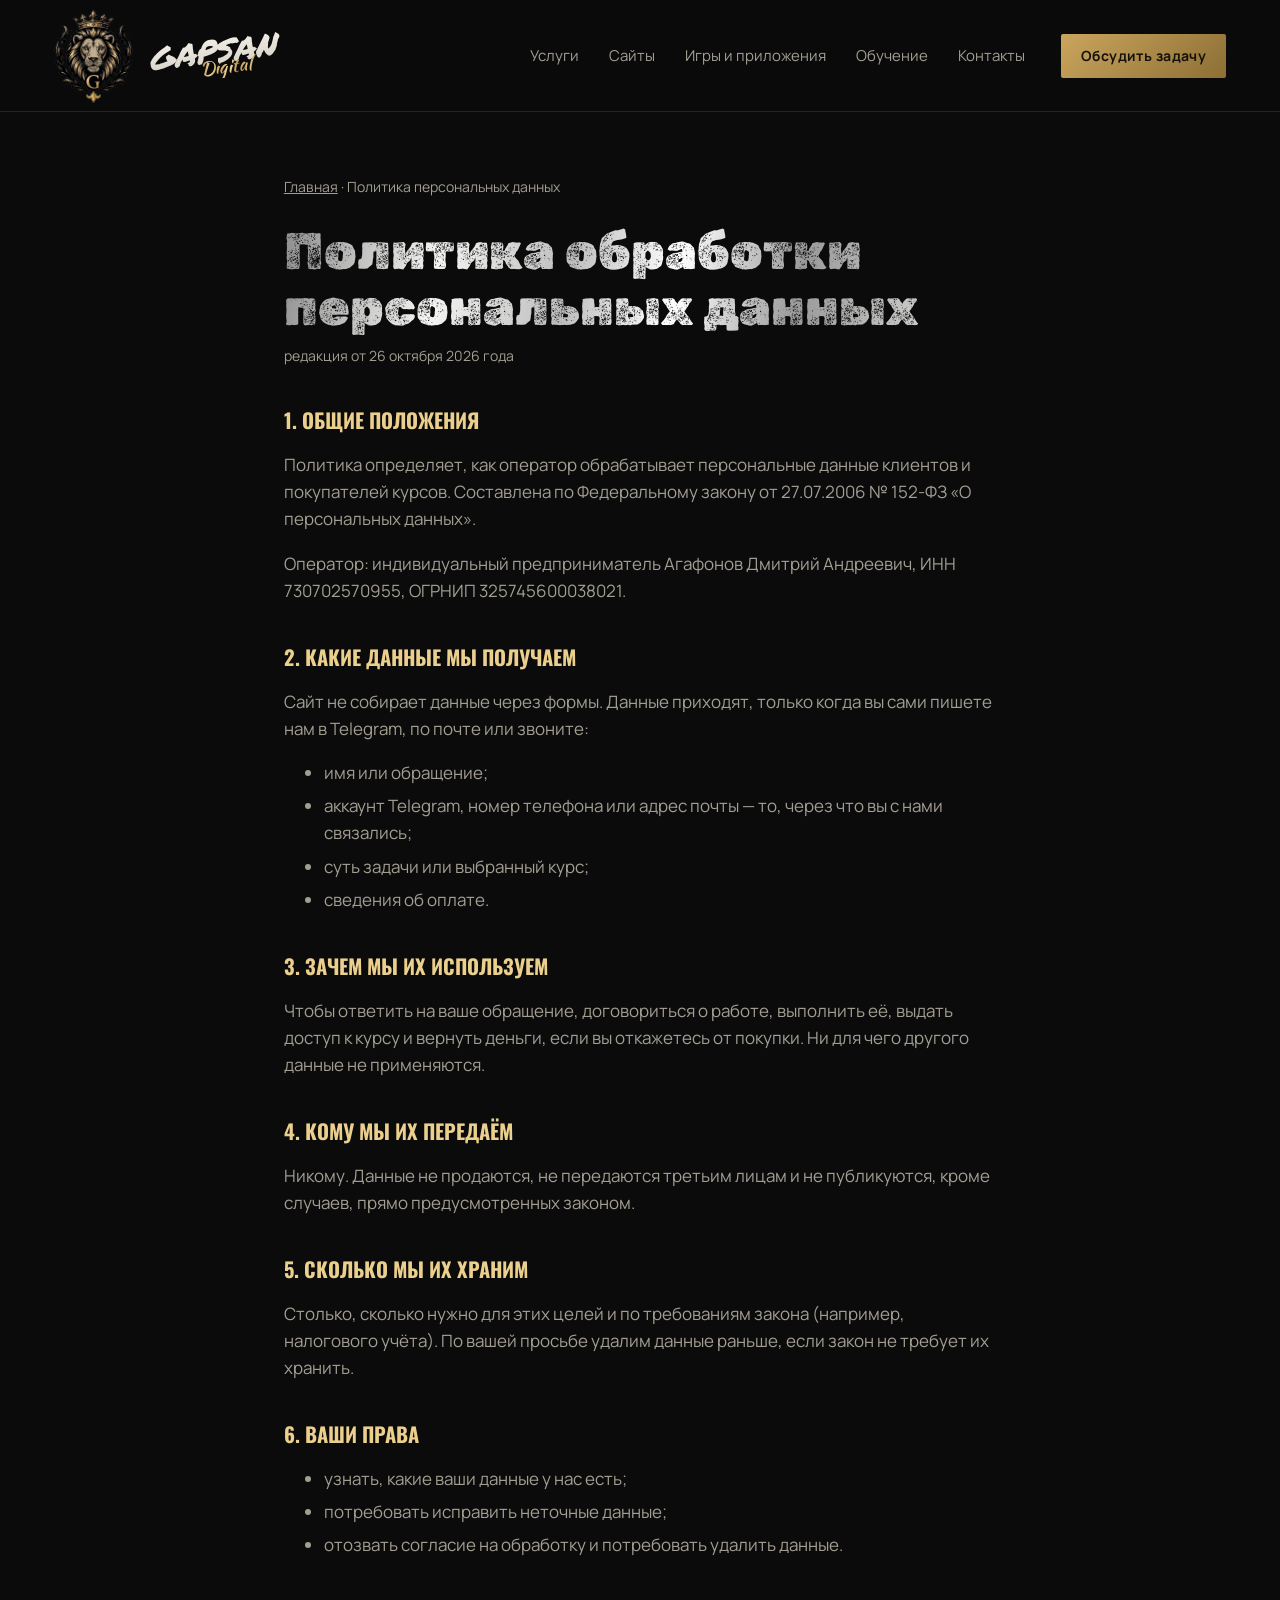
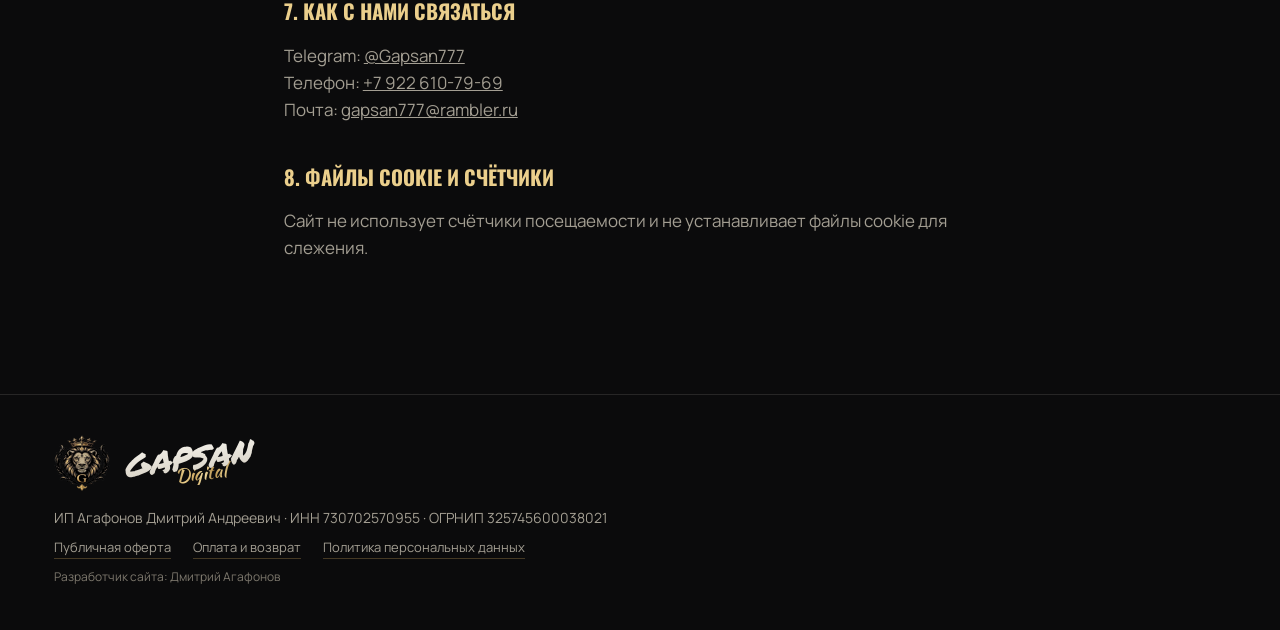
<file: politika.html>
<!doctype html>
<html lang="ru">
<head>
<meta charset="utf-8">
<meta name="viewport" content="width=device-width,initial-scale=1,viewport-fit=cover">
<title>Политика обработки персональных данных · Gapsan Digital</title>
<meta name="description" content="Как ИП Агафонов Д. А. обрабатывает персональные данные клиентов и покупателей курсов.">
<meta property="og:title" content="Политика обработки персональных данных · Gapsan Digital">
<meta property="og:description" content="Как ИП Агафонов Д. А. обрабатывает персональные данные клиентов и покупателей курсов.">
<meta property="og:type" content="website">
<meta name="theme-color" content="#0b0b0c">
<link rel="icon" href="img/favicon.png">
<link rel="stylesheet" href="css/site.css?v=2810a">
</head>
<body>

<header class="nav" id="top">
  <a class="brand" href="index.html" aria-label="Gapsan Digital, на главную">
    <span class="brand-logo"><img src="img/logo-200.png" alt="" width="64" height="76"></span>
    <span class="brand-g foot-g"><b>GAPSAN</b><i>Digital</i></span>
  </a>
  <nav class="menu" id="menu" aria-label="Разделы">
    <a href="index.html#uslugi">Услуги</a>
    <a href="index.html#raboty">Сайты</a>
    <a href="index.html#igry">Игры и приложения</a>
    <a href="index.html#obuchenie">Обучение</a>
    <a href="index.html#kontakty">Контакты</a>
  </nav>
  <a class="btn btn-gold nav-cta" href="https://t.me/Gapsan777" target="_blank" rel="noopener">Обсудить задачу</a>
  <button class="burger" id="burger" aria-label="Меню" aria-expanded="false" aria-controls="menu"><i></i><i></i></button>
  <div class="progress" aria-hidden="true"><i></i></div>
</header>

<main class="page doc">
<p class="crumbs"><a href="index.html">Главная</a> · Политика персональных данных</p>
<h1>Политика обработки персональных данных</h1>
<p class="date">редакция от 26 октября 2026 года</p>

<h2>1. Общие положения</h2>
<p>Политика определяет, как оператор обрабатывает персональные данные клиентов и покупателей курсов. Составлена по Федеральному закону от 27.07.2006 № 152-ФЗ «О персональных данных».</p>
<p>Оператор: индивидуальный предприниматель Агафонов Дмитрий Андреевич, ИНН 730702570955, ОГРНИП 325745600038021.</p>

<h2>2. Какие данные мы получаем</h2>
<p>Сайт не собирает данные через формы. Данные приходят, только когда вы сами пишете нам в Telegram, по почте или звоните:</p>
<ul>
  <li>имя или обращение;</li>
  <li>аккаунт Telegram, номер телефона или адрес почты — то, через что вы с нами связались;</li>
  <li>суть задачи или выбранный курс;</li>
  <li>сведения об оплате.</li>
</ul>

<h2>3. Зачем мы их используем</h2>
<p>Чтобы ответить на ваше обращение, договориться о работе, выполнить её, выдать доступ к курсу и вернуть деньги, если вы откажетесь от покупки. Ни для чего другого данные не применяются.</p>

<h2>4. Кому мы их передаём</h2>
<p>Никому. Данные не продаются, не передаются третьим лицам и не публикуются, кроме случаев, прямо предусмотренных законом.</p>

<h2>5. Сколько мы их храним</h2>
<p>Столько, сколько нужно для этих целей и по требованиям закона (например, налогового учёта). По вашей просьбе удалим данные раньше, если закон не требует их хранить.</p>

<h2>6. Ваши права</h2>
<ul>
  <li>узнать, какие ваши данные у нас есть;</li>
  <li>потребовать исправить неточные данные;</li>
  <li>отозвать согласие на обработку и потребовать удалить данные.</li>
</ul>

<h2>7. Как с нами связаться</h2>
<p>Telegram: <a href="https://t.me/Gapsan777" target="_blank" rel="noopener">@Gapsan777</a><br>Телефон: <a href="tel:+79226107969">+7 922 610-79-69</a><br>Почта: <a href="mailto:gapsan777@rambler.ru">gapsan777@rambler.ru</a></p>

<h2>8. Файлы cookie и счётчики</h2>
<p>Сайт не использует счётчики посещаемости и не устанавливает файлы cookie для слежения.</p>
</main>

<footer class="foot">
  <div class="foot-brand"><img src="img/logo-96.png" alt="" width="56" height="56"><span class="brand-g foot-g"><b>GAPSAN</b><i>Digital</i></span></div>
  <p>ИП Агафонов Дмитрий Андреевич · ИНН 730702570955 · ОГРНИП 325745600038021</p>
  <nav class="foot-docs" aria-label="Документы"><a href="oferta.html">Публичная оферта</a><a href="oferta.html#vozvrat">Оплата и возврат</a><a href="politika.html">Политика персональных данных</a></nav>
  <p class="foot-dev">Разработчик сайта: Дмитрий Агафонов</p>
</footer>

<script src="js/site.js?v=2810a"></script>
</body>
</html>
</file>
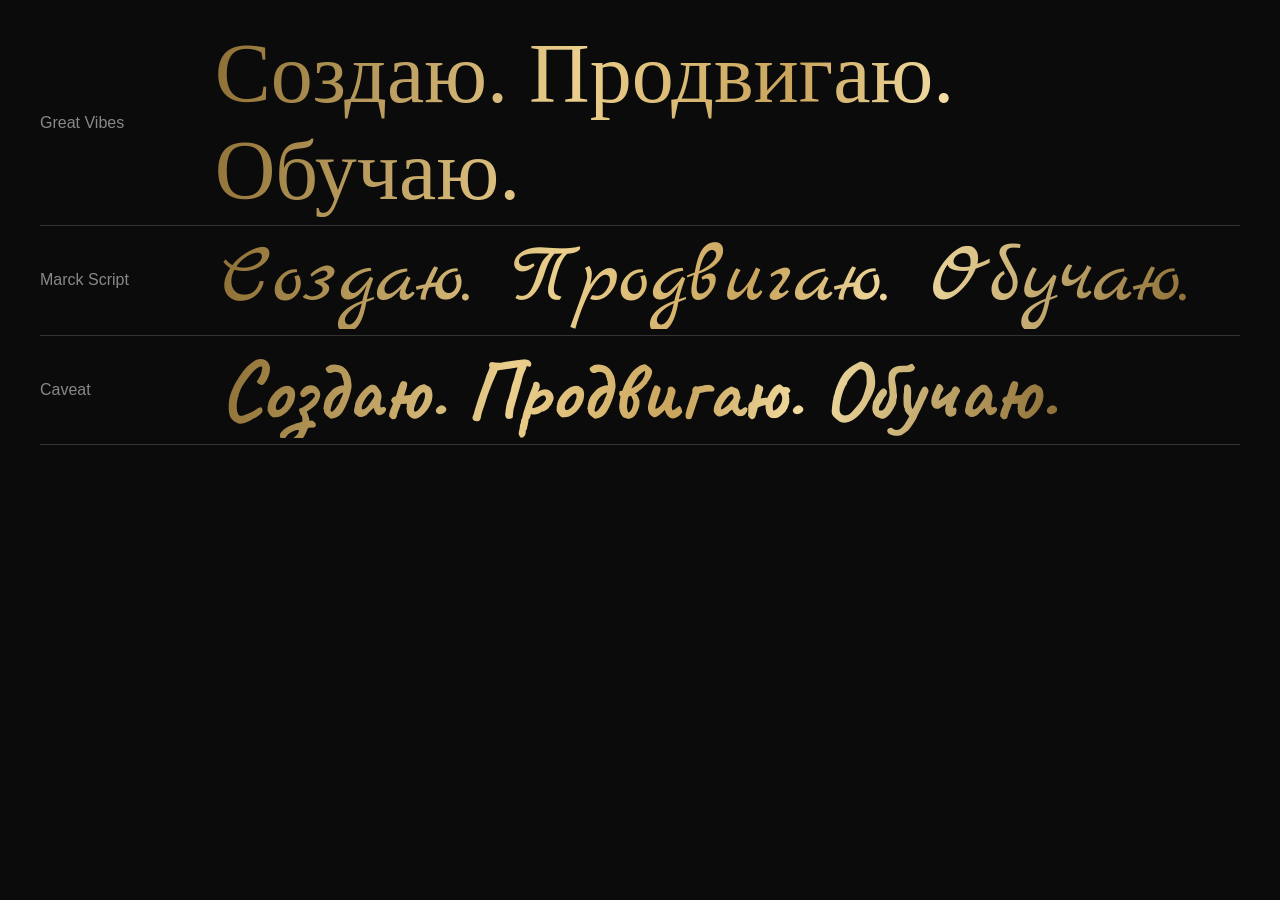
<file: fonts/_try/sample.html>
<!doctype html><meta charset="utf-8"><link rel="stylesheet" href="fonts.css"><style>
body{background:#0b0b0c;margin:0;padding:20px 40px;font-family:sans-serif;color:#888}
.r{display:flex;align-items:center;gap:40px;border-bottom:1px solid #333;padding:6px 0}
.r i{width:140px;font-style:normal}
.s{font-size:84px;line-height:1.15;background:linear-gradient(100deg,#8d6f35,#ebcf8c 35%,#c9a45c 55%,#f3dda2 70%,#8d6f35);-webkit-background-clip:text;color:transparent}
</style>
<div class="r"><i>Great Vibes</i><span class="s" style="font-family:'Great Vibes'">Создаю. Продвигаю. Обучаю.</span></div>
<div class="r"><i>Marck Script</i><span class="s" style="font-family:'Marck Script'">Создаю. Продвигаю. Обучаю.</span></div>
<div class="r"><i>Caveat</i><span class="s" style="font-family:'Caveat';font-weight:700">Создаю. Продвигаю. Обучаю.</span></div>
</file>
<file: css/site.css>
@import url("../fonts/fonts.css");

:root{
  --bg:#0b0b0c;
  --bg-2:#121213;
  --line:rgba(236,231,218,.12);
  --text:#ece7da;
  --muted:#a39e92;
  --gold:#c9a45c;
  --gold-hi:#ebcf8c;
  --gold-lo:#8d6f35;
  --sans:"Manrope",system-ui,-apple-system,"Segoe UI",Arial,sans-serif;
  --display:"Oswald","Arial Narrow",Arial,sans-serif;
  --script:"Rubik Dirt","Arial Black",sans-serif;
  --silver:linear-gradient(100deg,#8d8d8d,#f4f4f2 22%,#bdbdbd 40%,#fff 55%,#9a9a9a 72%,#e9e9e6);
  --goldtext:linear-gradient(100deg,#8d6f35 0%,#ebcf8c 22%,#c9a45c 40%,#f6e3ad 52%,#b08a45 68%,#ebcf8c 84%,#8d6f35 100%);
  --ease:cubic-bezier(.16,1,.3,1);
  --pad:clamp(16px,4.2vw,64px);
  --nav:112px;
}
*{box-sizing:border-box}
html{color-scheme:dark;scroll-behavior:smooth;scroll-padding-top:var(--nav)}
/* iPhone: «пружина» при протяжке за низ страницы + прыгающая панель Safari меняли высоту экрана — сайт дёргался (Салов, 28.10) */
html,body{overscroll-behavior-y:none}
/* обычная полоса прокрутки справа выглядела как обрезанный экран (Димон 26.10) — прячем, путь показывает линия прогресса */
html{scrollbar-width:none}html::-webkit-scrollbar{display:none}
body{margin:0;background:var(--bg);color:var(--text);font:400 17px/1.6 var(--sans);-webkit-font-smoothing:antialiased;overflow-x:clip}
/* штамп заголовка в начале удара крупнее блока и вылезал за край — страница уезжала вбок; режем по краям разделов (26.10) */
section,footer{overflow-x:clip}
img,video{max-width:100%;display:block}
a{color:inherit}
h1,h2,h3{margin:0;font-weight:700}
.gold{color:var(--gold)}
.pen{font-family:var(--script);font-weight:400;text-transform:none;letter-spacing:0}
/* золото неподвижно; переливается только при наведении (26.10, разбор ChatGPT: постоянное движение отвлекает от текста) */
.gtext{background:var(--goldtext);background-size:220% 100%;background-position:30% 0;-webkit-background-clip:text;background-clip:text;color:transparent}
.gtext:hover,a:hover .gtext{animation:textshine 2.4s ease-in-out}
@keyframes textshine{0%,100%{background-position:30% 0}50%{background-position:100% 0}}
.stroke{color:transparent;-webkit-text-stroke:1.5px rgba(236,231,218,.75)}

/* зерно плёнки — только на первом экране и в финале, не на ценах и тексте (26.10) */
.hero::after,.final::after{content:"";position:absolute;inset:0;z-index:2;pointer-events:none;opacity:.07;mix-blend-mode:overlay;
  background-image:url("data:image/svg+xml;utf8,<svg xmlns='http://www.w3.org/2000/svg' width='160' height='160'><filter id='n'><feTurbulence type='fractalNoise' baseFrequency='.85' numOctaves='3' stitchTiles='stitch'/></filter><rect width='100%' height='100%' filter='url(%23n)'/></svg>")}

/* ---------- кнопки ---------- */
.btn{display:inline-flex;align-items:center;justify-content:center;height:54px;padding:0 28px;border-radius:2px;white-space:nowrap;
  font:700 15px/1 var(--sans);letter-spacing:.03em;text-decoration:none;transition:background .25s var(--ease),color .25s var(--ease),border-color .25s var(--ease),transform .25s var(--ease)}
.btn:active{transform:translateY(1px) scale(.98)}
.btn-gold{background:linear-gradient(135deg,var(--gold-hi),var(--gold) 45%,var(--gold-lo));color:#14110b;background-size:200% 100%;background-position:100% 0}
.btn-gold:hover{background-position:0 0}
.btn-line{border:1px solid rgba(236,231,218,.3);color:var(--text)}
.btn-line:hover{border-color:var(--gold);color:var(--gold-hi)}
.btn-xl{height:72px;padding:0 48px;font-size:18px}
:focus-visible{outline:2px solid var(--gold-hi);outline-offset:3px}

/* ---------- шапка ---------- */
.nav{position:fixed;inset:0 0 auto;z-index:50;height:var(--nav);display:flex;align-items:center;gap:36px;padding:0 var(--pad);
  transition:background .35s var(--ease),border-color .35s var(--ease);border-bottom:1px solid transparent}
.nav.scrolled{background:rgba(11,11,12,.8);backdrop-filter:blur(14px);-webkit-backdrop-filter:blur(14px);border-color:var(--line)}
.brand{display:flex;align-items:center;gap:14px;text-decoration:none}
.brand-logo{position:relative;display:block;line-height:0}
.brand-logo img{width:auto;height:94px}
.brand-logo .shine-mask{position:absolute;inset:0;mix-blend-mode:color-dodge;opacity:.6;-webkit-mask:url(../img/logo-200.png) center/contain no-repeat;mask:url(../img/logo-200.png) center/contain no-repeat}
/* надпись граффити, как вариант 5 ChatGPT: белый маркер + золотая кисть */
.brand-g{display:flex;flex-direction:column;align-items:flex-start;transform:rotate(-7deg);white-space:nowrap}
.brand-g b{font:400 52px/1 "Permanent Marker","Segoe Print",cursive;transform:skewX(-10deg);padding:0 .12em;--base:linear-gradient(#f4f1ea,#d9d4c8)}
.brand-g i{font:400 30px/1 "Kaushan Script","Segoe Script",cursive;font-style:normal;margin:-.42em 0 0 2.6em;padding:0 .3em .1em .1em;--base:var(--goldtext)}
.menu{display:flex;gap:30px;margin-left:auto}
.menu a{text-decoration:none;font-size:15px;color:var(--muted);position:relative;transition:color .2s}
.menu a::after{content:"";position:absolute;left:0;right:0;bottom:-6px;height:1px;background:var(--gold);transform:scaleX(0);transform-origin:left;transition:transform .35s var(--ease)}
.menu a:hover{color:var(--text)}.menu a:hover::after{transform:scaleX(1)}
.nav-cta{height:44px;padding:0 20px;font-size:14px}
.burger{display:none;width:44px;height:44px;border:1px solid var(--line);background:none;border-radius:2px;padding:0;position:relative;cursor:pointer}
.burger i{position:absolute;left:12px;right:12px;height:1.5px;background:var(--text);transition:transform .3s var(--ease)}
.burger i:first-child{top:17px}.burger i:last-child{bottom:17px}
.burger[aria-expanded=true] i:first-child{transform:translateY(4.5px) rotate(45deg)}
.burger[aria-expanded=true] i:last-child{transform:translateY(-4.5px) rotate(-45deg)}
/* тонкая золотая линия под шапкой: сколько страницы пройдено */
.progress{position:absolute;left:0;right:0;bottom:-1px;height:2px;pointer-events:none}
.progress i{display:block;height:100%;background:linear-gradient(90deg,var(--gold-lo),var(--gold-hi));transform:scaleX(0);transform-origin:left;opacity:.85;will-change:transform}

/* ---------- первый экран ---------- */
.hero{position:relative;min-height:100svh;display:grid;grid-template-columns:minmax(0,1fr) minmax(0,1fr);align-items:center;gap:clamp(16px,3vw,56px);
  padding:calc(var(--nav) + 12px) max(var(--pad),calc((100vw - 1440px)/2 + var(--pad))) 32px;overflow:hidden;isolation:isolate}
.hero-copy{justify-self:center;width:min(100%,600px)}
.hero::before{content:"";position:absolute;inset:0;z-index:-1;
  background:radial-gradient(55% 70% at 74% 48%,rgba(201,164,92,.16),transparent 70%),radial-gradient(40% 50% at 10% 90%,rgba(201,164,92,.06),transparent 70%)}
.hero-who{margin:0 0 22px;font:500 14px/1.2 var(--display);letter-spacing:.28em;text-transform:uppercase;color:var(--gold)}
/* «грязный штамп»: серебро, наклон и золотая черта, как вариант 6 ChatGPT */
.hero-title{position:relative;font:400 clamp(44px,min(5.4vw,10.8vh),90px)/1.02 "Rubik Dirt","Arial Black",sans-serif;filter:drop-shadow(0 6px 18px rgba(0,0,0,.7))}
.hero-title::after{content:"";position:absolute;left:.8em;right:8%;bottom:-.12em;height:.09em;border-radius:50%;
  background:linear-gradient(90deg,transparent,var(--gold) 15%,var(--gold-hi) 60%,transparent);transform:rotate(-5deg)}
.hero-title .line{display:block;padding:0 .12em 0 0}
.hero-title .word{--base:var(--silver);transform:rotate(-6deg) skewX(-8deg);transform-origin:left center;display:inline-block;padding:0 .18em .12em .02em;clip-path:inset(-30% 100% -40% -20%);transition:clip-path 1.5s cubic-bezier(.6,0,.25,1);transition-delay:calc(var(--l)*.55s + .35s)}
.loaded .hero-title .word{clip-path:inset(-30% -20% -40% -20%)}
.hero-title .line:nth-child(2){margin-left:.35em}.hero-title .line:nth-child(3){margin-left:.7em}
/* «Создаю» — проявляется слева направо (как было); «Продвигаю» — наклоняется и встаёт на место; «Обучаю» — из золотого свечения */
.hero-title .line:nth-child(2) .word{clip-path:none;opacity:0;transform:rotate(-20deg) skewX(-8deg) translate(-.4em,.5em);
  transition:opacity .7s var(--ease),transform 1.3s cubic-bezier(.34,1.4,.5,1);transition-delay:1s}
.loaded .hero-title .line:nth-child(2) .word{opacity:1;transform:rotate(-6deg) skewX(-8deg)}
.hero-title .line:nth-child(3) .word{clip-path:none;opacity:0;filter:blur(14px) drop-shadow(0 0 22px rgba(235,207,140,.95));
  transition:opacity 1.1s var(--ease),filter 1.6s var(--ease);transition-delay:1.7s}
.loaded .hero-title .line:nth-child(3) .word{opacity:1;filter:blur(0) drop-shadow(0 0 0 rgba(235,207,140,0))}
.hero-lead{max-width:36ch;margin:clamp(38px,6.5vh,64px) 0 clamp(22px,4vh,40px);font-size:clamp(16px,1.25vw,20px);color:var(--muted)}
.hero-ctas{display:flex;gap:14px;flex-wrap:wrap}
.hero-art{position:relative;height:100%;display:flex;align-items:center;justify-content:center}
.lion-wrap{position:relative;height:min(calc(100svh - var(--nav) - 56px),860px);aspect-ratio:1009/1400;transform:translate3d(var(--mx,0),var(--my,0),0);transition:transform .9s var(--ease)}
.lion{width:100%;height:100%;object-fit:contain;
  clip-path:polygon(0 0,0 0,0 100%,0 100%);filter:blur(12px) brightness(1.4);transform:scale(1.06);
  transition:clip-path 1.9s cubic-bezier(.65,0,.2,1) .2s,filter 1.6s var(--ease) .4s,transform 2.2s var(--ease) .2s}
.loaded .lion{clip-path:polygon(0 0,130% 0,100% 100%,-30% 100%);filter:none;transform:none}
/* «золотое пробуждение»: за львом вспыхивает ореол и оседает в мягкое свечение (один раз при загрузке) */
.lion-wrap::before{content:"";position:absolute;inset:8% 4% 14%;z-index:-1;border-radius:50%;
  background:radial-gradient(closest-side,rgba(235,207,140,.55),rgba(201,164,92,.18) 55%,transparent 75%);opacity:0;transform:scale(.7)}
.loaded .lion-wrap::before{animation:halo 2.4s var(--ease) .15s forwards}
@keyframes halo{0%{opacity:0;transform:scale(.7)}45%{opacity:1;transform:scale(1.04)}100%{opacity:.45;transform:scale(1)}}
.lion-wake{position:absolute;inset:0;pointer-events:none;mix-blend-mode:color-dodge;opacity:0;
  -webkit-mask:url(../img/herb.webp) center/contain no-repeat;mask:url(../img/herb.webp) center/contain no-repeat;
  background:linear-gradient(170deg,transparent 0 35%,rgba(255,236,180,.95) 47%,rgba(235,207,140,.5) 53%,transparent 65% 100%) 0 0/100% 300% no-repeat}
.loaded .lion-wake{animation:wake 1.9s cubic-bezier(.45,0,.25,1) 2.1s both}
@keyframes wake{0%{opacity:1;background-position:0 0}85%{opacity:1}100%{opacity:0;background-position:0 100%}}
/* золотой блик пробегает только по самому льву */
.lion-shine{position:absolute;inset:0;pointer-events:none;mix-blend-mode:color-dodge;opacity:.9;
  -webkit-mask:url(../img/herb.webp) center/contain no-repeat;mask:url(../img/herb.webp) center/contain no-repeat;
}
/* один общий блик: логотип → надпись → лев и обратно. Полоса задана в координатах экрана (--s, ведёт site.js),
   каждый элемент сдвигает фон на своё место (--bx, --by), поэтому блик идёт по всем одной линией */
.shine-el{--band:linear-gradient(120deg,transparent calc(var(--s,-999px) - 90px),rgba(235,207,140,.25) calc(var(--s,-999px) - 40px),rgba(255,236,180,.95) var(--s,-999px),rgba(235,207,140,.25) calc(var(--s,-999px) + 40px),transparent calc(var(--s,-999px) + 90px))}
.shine-text{--band:linear-gradient(120deg,transparent calc(var(--s,-999px) - 130px),rgba(201,164,92,.55) calc(var(--s,-999px) - 60px),#ffe9a8 var(--s,-999px),rgba(201,164,92,.55) calc(var(--s,-999px) + 60px),transparent calc(var(--s,-999px) + 130px));
  background:var(--band),var(--base);background-size:100vw 100vh,100% 100%;background-position:var(--bx,0) var(--by,0),0 0;background-repeat:no-repeat;
  -webkit-background-clip:text;background-clip:text;color:transparent}
.lion-shine.shine-el{--band:linear-gradient(120deg,transparent calc(var(--s,-999px) - 80px),rgba(235,207,140,.55) var(--s,-999px),transparent calc(var(--s,-999px) + 80px));}
.lion-shine,.brand-logo .shine-mask{background:var(--band);background-size:100vw 100vh;background-position:var(--bx,0) var(--by,0);background-repeat:no-repeat}

/* ---------- бегущая строка ---------- */
.ticker{border-block:1px solid var(--line);overflow:hidden;padding:22px 0;background:var(--bg-2)}
.ticker-track{display:flex;align-items:center;gap:38px;width:max-content;animation:ticker 38s linear infinite}
.ticker span{font:700 clamp(28px,3.4vw,52px)/1 var(--display);text-transform:uppercase;letter-spacing:.02em;color:transparent;-webkit-text-stroke:1px rgba(236,231,218,.55);transition:color .3s}
.ticker span:hover{color:var(--gold)}
.ticker i{width:12px;height:12px;background:var(--gold);transform:rotate(45deg);flex:none}
.ticker:hover .ticker-track{animation-play-state:paused}
@keyframes ticker{to{transform:translateX(-50%)}}

/* ---------- кто я ---------- */
.about{display:grid;grid-template-columns:minmax(0,.9fr) minmax(0,1.1fr);gap:clamp(32px,6vw,110px);align-items:center;padding:clamp(80px,12vw,170px) var(--pad)}
.about-photo{position:relative;margin:0;justify-self:center;width:min(100%,520px)}
.about-photo .glow{position:absolute;inset:12% -8% 0;background:radial-gradient(closest-side,rgba(201,164,92,.32),rgba(201,164,92,.06) 60%,transparent 75%);z-index:0}
.about-photo img{position:relative;z-index:1;width:100%;height:auto;-webkit-mask:linear-gradient(#000 78%,transparent);mask:linear-gradient(#000 78%,transparent)}
.about-copy h2{font:400 clamp(34px,3.7vw,66px)/1.12 var(--script)}
.about-copy>p{max-width:46ch;margin:28px 0 40px;color:var(--muted);font-size:clamp(16px,1.2vw,19px)}
.facts{list-style:none;margin:0;padding:0;display:grid;grid-template-columns:repeat(3,minmax(0,1fr));gap:24px}
.facts li{border-top:1px solid var(--gold);padding-top:16px}
.facts b{display:block;font:700 clamp(24px,2.2vw,34px)/1.1 var(--display);text-transform:uppercase;color:var(--gold-hi)}
.facts span{display:block;margin-top:6px;font-size:15px;color:var(--muted)}

/* ---------- услуги: панели складываются стопкой ---------- */
.stack{position:relative;padding:0 var(--pad) clamp(16px,2vw,32px)}
.panel{position:sticky;top:calc(var(--nav) + 12px);height:calc(100svh - var(--nav) - 28px);min-height:520px;margin-bottom:22px;display:flex}
.panel-in{position:relative;flex:1;display:grid;grid-template-columns:minmax(0,1.05fr) minmax(0,.95fr);grid-template-rows:auto auto 1fr;column-gap:clamp(24px,5vw,80px);
  align-content:center;padding:clamp(24px,4vw,56px);background:linear-gradient(160deg,#18181a,#0f0f10 60%);border:1px solid var(--line);border-radius:2px;overflow:hidden;
  box-shadow:0 -30px 60px rgba(0,0,0,.55)}
.panel-head{grid-column:1;grid-row:1}
.panel-word{font:400 clamp(46px,min(6.2vw,11.5vh),120px)/1.05 var(--script);padding-right:.15em}
.panel-head p{margin:12px 0 clamp(10px,2vh,22px);color:var(--muted);font-size:clamp(15px,1.15vw,19px);max-width:40ch}
.price{list-style:none;margin:0;padding:0;grid-column:1;grid-row:2}
.price li{display:flex;justify-content:space-between;align-items:baseline;gap:20px;padding:clamp(8px,1.4vh,13px) 0;border-bottom:1px solid var(--line);font-size:clamp(14px,1.05vw,17px)}
.price b{font:500 clamp(15px,1.2vw,19px)/1.2 var(--display);letter-spacing:.04em;color:var(--gold-hi);white-space:nowrap;text-align:right}
.price .price-note{display:block;border-bottom:0;padding-top:12px;font-size:13px;line-height:1.45;color:var(--muted)}
.panel .btn{grid-column:1;grid-row:3;justify-self:start;align-self:start;margin-top:22px}
.panel-pic{grid-column:2;grid-row:1/4;align-self:center;justify-self:center;width:100%;max-width:640px;max-height:calc(100svh - var(--nav) - 140px);object-fit:contain;height:auto;
  border:1px solid var(--line);transform:rotate(-2.5deg);box-shadow:0 40px 80px rgba(0,0,0,.6);transition:transform .8s var(--ease)}
.panel:hover .panel-pic{transform:rotate(0) scale(1.02)}
.panel-pic.lionmark{border:0;box-shadow:none;max-width:440px;transform:none;opacity:.92;filter:drop-shadow(0 30px 60px rgba(201,164,92,.2))}
.panel:hover .panel-pic.lionmark{transform:scale(1.03)}
/* 26.10 по слову Димона: следующая панель наезжала сразу и закрывала текст недочитанной. Теперь под каждой панелью запас
   прокрутки — панель стоит одна, пока её читают, потом следующая плавно поднимается. Закрываемая панель уменьшается и темнеет
   ровно настолько, насколько её закрыли (--c от 0 до 1 ставит site.js); темнота — слоем ::after, а не filter: так без рывков */
/* отступ — сверху следующей панели, а не снизу своей: нижний отступ браузер считает частью прилипающей панели, и «Создаю» с
   «Продвигаю» отклеивались раньше «Обучаю» — уезжали в щели под шапкой (слово Димона 26.10) */
.panel{margin-bottom:0}
.panel+.panel{margin-top:60vh}
/* «Обучаю» тоже стоит, потом страница уходит к «Работам» (слово Димона 26.10). Отступ последней панели прилипание не держит —
   браузер отнимает его у неё, поэтому пауза — пустой вставкой под стопкой */
.stack::after{content:"";display:block;height:60vh}
.panel-in{transform:scale(calc(1 - var(--c,0) * .04));transform-origin:50% 0;will-change:transform}
.panel-in::after{content:"";position:absolute;inset:0;background:#000;opacity:calc(var(--c,0) * .45);pointer-events:none;z-index:3}

/* ---------- работы ---------- */
.works{padding:clamp(70px,10vw,140px) 0}
.works-head{display:flex;align-items:end;justify-content:space-between;padding:0 var(--pad);margin-bottom:36px}
.works-head h2,.flow h2{font:400 clamp(44px,5.6vw,98px)/1.05 var(--script);padding-right:.15em}
.works-arrows{display:flex;gap:10px}
.arrow{width:56px;height:56px;border:1px solid var(--line);background:none;color:var(--text);font-size:22px;cursor:pointer;border-radius:2px;transition:border-color .2s,color .2s}
.arrow:hover{border-color:var(--gold);color:var(--gold-hi)}
.track{display:grid;grid-auto-flow:column;grid-auto-columns:min(78vw,620px);gap:28px;overflow-x:auto;scroll-snap-type:x mandatory;scroll-padding-inline:var(--pad);padding:0 var(--pad) 18px;scrollbar-width:thin;scrollbar-color:var(--gold-lo) transparent;cursor:grab}
.track.drag{cursor:grabbing;scroll-snap-type:none}
.work{scroll-snap-align:start;text-decoration:none;display:block;user-select:none}
.work-pic{position:relative;aspect-ratio:16/10;overflow:hidden;border:1px solid var(--line);background:#141415;
  transform:perspective(1100px) rotateX(var(--rx,0deg)) rotateY(var(--ry,0deg));transition:transform .5s var(--ease)}
.work.tilt .work-pic{transition:transform .12s linear}
.work-pic img{width:100%;height:100%;object-fit:cover;object-position:top;transition:transform 1.2s var(--ease),object-position 3s var(--ease);-webkit-user-drag:none}
.work:hover .work-pic img{transform:scale(1.04)}
.work-pic::after{content:"";position:absolute;inset:0;border:1px solid var(--gold);opacity:0;transition:opacity .4s}
.work:hover .work-pic::after{opacity:1}
.work-pic.phones{display:flex;justify-content:center;align-items:center;gap:6%;background:radial-gradient(60% 80% at 50% 60%,rgba(201,164,92,.18),#121213)}
.work-pic.phones img{width:30%;height:auto;object-fit:contain;border-radius:14px;box-shadow:0 20px 40px rgba(0,0,0,.6)}
.work-pic.phones img:last-child{transform:translateY(8%)}
.work:hover .work-pic.phones img{transform:translateY(-3%)}
.work:hover .work-pic.phones img:last-child{transform:translateY(5%)}
/* длинный снимок сайта: при наведении страница сама прокручивается сверху вниз, в конце — «Открыть проект» */
/* снимки сайтов целиком, до подвала; время --dur у каждого своё по длине страницы — скорость у всех одна (≈230 px/с) */
.work-pic.scroll img{object-position:50% 0;transition:object-position var(--dur,12s) cubic-bezier(.3,0,.7,1),transform 1.2s var(--ease)}
.work-open{position:absolute;left:14px;bottom:14px;z-index:1;padding:9px 14px;background:rgba(11,11,12,.85);border:1px solid var(--gold);color:var(--gold-hi);
  font:700 13px/1 var(--sans);letter-spacing:.04em;opacity:0;transform:translateY(8px);transition:opacity .35s var(--ease),transform .35s var(--ease)}
@media (hover:hover){
  .work:hover .work-pic.scroll img{object-position:50% 100%;transform:none}
  .work:hover .work-open{opacity:1;transform:none;transition-delay:calc(var(--dur,12s) - .6s)}
}
@media (hover:none){.work-open{opacity:1;transform:none}}
.work h3{margin-top:20px;font:700 clamp(24px,2vw,32px)/1.1 var(--display);text-transform:uppercase;letter-spacing:.02em}

/* ---------- что вам нужно: выбор услуги ---------- */
.pick{padding:0 var(--pad) clamp(70px,9vw,130px);max-width:1180px;margin:0 auto}
.pick h2{font:400 clamp(40px,4.6vw,80px)/1.05 var(--script);background:var(--silver);-webkit-background-clip:text;background-clip:text;color:transparent;filter:drop-shadow(0 6px 16px rgba(0,0,0,.6));padding-right:.15em}
.pick-tabs{display:grid;grid-template-columns:repeat(3,minmax(0,1fr));gap:14px;margin:36px 0 0}
.pick-tabs button{display:flex;flex-direction:column;align-items:flex-start;gap:6px;padding:22px 24px;background:#101011;border:1px solid var(--line);border-radius:2px;color:var(--text);
  cursor:pointer;text-align:left;transition:border-color .3s var(--ease),background .3s var(--ease),transform .4s var(--ease),opacity .3s}
.pick-tabs b{font:700 clamp(24px,2.2vw,34px)/1 var(--display);text-transform:uppercase;letter-spacing:.02em}
.pick-tabs span{font-size:14px;color:var(--muted)}
.pick-tabs button:hover{border-color:rgba(201,164,92,.5)}
.pick-tabs [aria-selected=true]{border-color:var(--gold);background:linear-gradient(170deg,#1d1810,#101011 60%)}
.pick-tabs [aria-selected=true] b{color:var(--gold-hi)}
.pick-tabs [aria-selected=false]{opacity:.62;transform:scale(.97)}
.pick-panel{margin-top:14px;padding:clamp(24px,3vw,40px);border:1px solid var(--gold);border-top-width:2px;background:#0f0f10;animation:pickin .45s var(--ease)}
@keyframes pickin{from{opacity:0;transform:translateY(10px)}to{opacity:1;transform:none}}
.pick-lead{margin:0 0 18px;font-size:clamp(17px,1.4vw,21px);max-width:52ch}
.pick-list{list-style:none;margin:0 0 26px;padding:0;display:grid;gap:10px}
.pick-list li{display:flex;justify-content:space-between;gap:16px;padding-bottom:10px;border-bottom:1px solid var(--line);color:var(--muted)}
.pick-list b{font:500 17px/1.3 var(--display);color:var(--gold-hi);white-space:nowrap}
.pick-list a{color:var(--text)}
.pick-note{margin:12px 0 0;font-size:13px;color:var(--muted)}

/* ---------- ссылки на документы в подвале ---------- */
.foot-docs{display:flex;flex-wrap:wrap;gap:6px 22px;font-size:13px}
.foot-docs a{color:var(--muted);text-decoration:none;border-bottom:1px solid rgba(201,164,92,.3)}
.foot-docs a:hover{color:var(--gold-hi)}
.work p{margin:6px 0 0;color:var(--muted);font-size:15px}

/* ---------- обучение ---------- */
.courses{padding:clamp(70px,10vw,150px) var(--pad);background:linear-gradient(#0b0b0c,#111112 30%,#0b0b0c)}
.courses-top{display:grid;grid-template-columns:minmax(0,.9fr) minmax(0,1.1fr);gap:clamp(28px,5vw,80px);align-items:center;margin-bottom:clamp(40px,6vw,80px)}
.courses h2{font:400 clamp(32px,3.3vw,60px)/1.1 var(--script)}
.courses-top p{max-width:44ch;margin:24px 0 0;color:var(--muted);font-size:clamp(16px,1.2vw,19px)}
.screen{margin:0;padding:12px;background:#1a1a1c;border:1px solid var(--line);border-radius:6px;box-shadow:0 50px 100px rgba(0,0,0,.6),0 0 0 1px rgba(201,164,92,.15);transform:perspective(1400px) rotateY(-8deg) rotateX(3deg);transition:transform .9s var(--ease)}
@media (hover:hover){.screen:hover{transform:perspective(1400px) rotateY(0) rotateX(0)}}
.screen video{width:100%;aspect-ratio:16/9;object-fit:cover;border-radius:3px;background:#000}
.screen figcaption{margin-top:10px;font-size:13px;color:var(--muted)}
.cards{display:grid;grid-template-columns:repeat(3,minmax(0,1fr));gap:24px;align-items:stretch}
.card{position:relative;display:flex;flex-direction:column;padding:36px 32px;border:1px solid var(--line);background:#101011;transition:border-color .3s,transform .5s var(--ease)}
@media (hover:hover){.cards .card:hover{border-color:rgba(201,164,92,.6);transform:translateY(-6px)}}
.card h3{font:700 clamp(28px,2.4vw,38px)/1 var(--display);text-transform:uppercase}
.card p{margin:14px 0 0;color:var(--muted)}
.card .cost{margin-top:auto;padding-top:26px;color:var(--text);font:700 clamp(34px,3vw,48px)/1 var(--display)}
.card .cost s{font-size:.45em;color:var(--muted);margin-left:8px;font-weight:500}
.card .btn{margin-top:22px}
.card.best{border-color:var(--gold);background:linear-gradient(170deg,#1d1810,#101011 55%)}
.cards .card.best.in{transform:translateY(-14px)}
@media (hover:hover){.cards .card.best:hover{transform:translateY(-20px)}}

/* ---------- как работаем ---------- */
.flow{padding:clamp(70px,10vw,140px) var(--pad)}
.steps{list-style:none;margin:48px 0 0;padding:0;display:grid;grid-template-columns:repeat(4,minmax(0,1fr));gap:28px;counter-reset:s}
.steps li{position:relative;padding-top:64px;counter-increment:s}
.steps li::before{content:"0" counter(s);position:absolute;top:0;left:0;font:700 40px/1 var(--display);color:transparent;-webkit-text-stroke:1px var(--gold)}
.steps li::after{content:"";position:absolute;top:56px;left:0;right:-28px;height:1px;background:var(--gold);transform:scaleX(0);transform-origin:left;transition:transform 1.2s var(--ease) .3s}
.steps li.in::after{transform:scaleX(1)}
.steps b{display:block;margin-top:24px;font:700 clamp(22px,1.8vw,28px)/1.1 var(--display);text-transform:uppercase}
.steps span{display:block;margin-top:10px;color:var(--muted);font-size:15px}

/* ---------- финал ---------- */
.final{position:relative;overflow:hidden;text-align:center;padding:clamp(90px,14vw,200px) var(--pad);border-top:1px solid var(--line)}
/* финальный лев: проступает, когда раздел на экране, и чуть смещается за курсором (--fx/--fy из site.js) */
.final-lion{position:absolute;left:50%;top:50%;width:min(80vw,760px);transform:translate(-50%,-50%) translate(var(--fx,0px),var(--fy,0px)) scale(var(--fs,1.06));opacity:0;pointer-events:none;
  transition:opacity 1.8s cubic-bezier(.23,1,.32,1),transform 1.2s cubic-bezier(.23,1,.32,1);will-change:transform,opacity}
.final.on .final-lion{opacity:.12;--fs:1}
.final h2{position:relative;font:400 clamp(42px,6.2vw,116px)/1.08 var(--script);margin-bottom:44px}
.final .btn{position:relative}
.contacts{position:relative;list-style:none;margin:48px 0 0;padding:0;display:flex;flex-wrap:wrap;justify-content:center;gap:14px 40px;font-size:18px}
.contacts a{text-decoration:none;border-bottom:1px solid rgba(201,164,92,.4);padding-bottom:2px;transition:color .2s,border-color .2s}
.contacts a:hover{color:var(--gold-hi);border-color:var(--gold-hi)}

/* ---------- подвал ---------- */
.foot{padding:40px var(--pad) 44px;border-top:1px solid var(--line);display:grid;gap:8px;color:var(--muted);font-size:14px}
.foot-brand{display:flex;align-items:center;gap:12px;font:500 16px/1 var(--display);letter-spacing:.16em;text-transform:uppercase;color:var(--text);margin-bottom:8px}
/* подвал — та же надпись граффити, что в шапке (без бегущего блика) */
.foot-g{margin:6px 0 4px}
.foot-g b,.foot-g i{background:var(--base);-webkit-background-clip:text;background-clip:text;color:transparent;letter-spacing:normal;text-transform:none}
.foot-g b{font-size:32px}.foot-g i{font-size:19px}
.foot p{margin:0}
.foot-dev{font-size:12px;color:#7d786d}

/* большие заголовки — «грязный штамп» серебром, как на первом экране; золотые части — .gtext */
.about-copy h2,.works-head h2,.flow h2,.courses h2,.final h2{background:var(--silver);-webkit-background-clip:text;background-clip:text;color:transparent}
.about-copy h2,.panel-word,.works-head h2,.flow h2,.courses h2,.final h2{filter:drop-shadow(0 6px 16px rgba(0,0,0,.6))}
.gtext{padding-right:.06em}

/* ---------- появление при прокрутке ---------- */
/* 26.10: кривая мягче (easeOutCubic вместо expo — та проходила почти весь путь за первые 0,2 с, подъём не успевал заметить) */
.reveal{opacity:0;transform:translateY(36px);transition:opacity 1.1s cubic-bezier(.33,1,.68,1),transform 1.1s cubic-bezier(.33,1,.68,1);transition-delay:var(--d,0s)}
.reveal.in{opacity:1;transform:none}
/* у карточек курсов, игр и экрана свои переходы (наведение) затирали появление: прозрачность прыгала сразу, подъём — резко
   за 0,5 с. Пока блок появляется — плавный переход; когда встал (site.js ставит .settled) — снова быстрый отклик на наведение */
.card.reveal,.game.reveal,.screen.reveal{transition:border-color .3s,opacity 1.1s cubic-bezier(.33,1,.68,1) var(--d,0s),transform 1.1s cubic-bezier(.33,1,.68,1) var(--d,0s)}
.card.reveal.in.settled,.game.reveal.in.settled{transition:border-color .3s,transform .5s var(--ease)}
.screen.reveal.in.settled{transition:transform .9s var(--ease)}
.hero .reveal{transition-delay:var(--d,1.6s)}
.loaded .hero .reveal{opacity:1;transform:none}

/* ---------- экраны ниже ---------- */
@media (max-height:780px) and (min-width:901px){
  .hero-title{font-size:clamp(42px,min(5.2vw,10.4vh),86px)}
  .lion-wrap{height:min(80svh,820px)}
}
@media (max-width:1100px){
  .menu{gap:20px}
  .facts{grid-template-columns:1fr 1fr}
}
@media (max-width:900px){
  :root{--nav:84px}
  .burger{display:block}
  .nav{gap:12px}
  .nav-cta{margin-left:auto;height:40px;padding:0 14px;font-size:13px}
  .brand{gap:10px}.brand-logo img{height:68px}.brand-g b{font-size:34px}.brand-g i{font-size:19px}
  .menu{position:fixed;inset:var(--nav) 0 auto;flex-direction:column;gap:0;margin:0;padding:8px var(--pad) 24px;background:rgba(11,11,12,.97);border-bottom:1px solid var(--line);
    transform:translateY(-12px);opacity:0;visibility:hidden;transition:opacity .3s var(--ease),transform .3s var(--ease),visibility .3s}
  .menu.open{opacity:1;transform:none;visibility:visible}
  .menu a{opacity:0;transform:translateY(14px);transition:opacity .35s var(--ease),transform .45s var(--ease),color .2s}
  .menu.open a{opacity:1;transform:none}
  .menu.open a:nth-child(2){transition-delay:.05s}.menu.open a:nth-child(3){transition-delay:.1s}.menu.open a:nth-child(4){transition-delay:.15s}
  .menu a{padding:16px 0;font:700 26px/1 var(--display);text-transform:uppercase;color:var(--text);border-bottom:1px solid var(--line)}
  .hero{grid-template-columns:1fr;padding-top:calc(var(--nav) + 8px);min-height:auto}
  .hero-copy{justify-self:stretch;width:auto}
  .hero-art{justify-content:center}
  .hero-art{order:-1;height:auto;margin:0 calc(var(--pad)*-1)}
  .lion-wrap{height:min(36svh,340px)}
  .pick-tabs{grid-template-columns:1fr}
  .pick-tabs [aria-selected=false]{transform:none}
  .hero-title{font-size:clamp(40px,11.2vw,84px)}
  .hero-title .line:nth-child(2){margin-left:.25em}.hero-title .line:nth-child(3){margin-left:.5em}
  .about{grid-template-columns:1fr}
  .about-photo{width:min(86%,420px)}
  .facts{grid-template-columns:1fr}
  /* услуги стопкой и на телефоне (26.10): панели прилипают под шапкой, следующая наезжает на предыдущую */
  .panel{position:sticky;top:calc(var(--nav) + 10px);min-height:0;height:auto;margin-bottom:0}
  .panel+.panel{margin-top:50vh}
  .stack::after{height:50vh}
  .panel-in{grid-template-columns:1fr;grid-template-rows:auto}
  .panel-head,.price,.panel .btn{grid-row:auto}
  .panel-pic{display:none}
  .panel:hover .panel-pic{transform:none}
  .works-arrows{display:none}
  .courses-top{grid-template-columns:1fr}
  .screen{transform:none}
  .cards{grid-template-columns:1fr}
  .card.best{order:-1}.cards .card.best.in{transform:none}
  .steps{grid-template-columns:1fr 1fr;gap:36px 20px}
  .steps li::after{right:0}
}
@media (max-width:520px){
  .nav-cta{display:none}
  .burger{margin-left:auto}
  .steps{grid-template-columns:1fr;position:relative;padding-left:30px}
  .steps::before{content:"";position:absolute;left:6px;top:8px;bottom:8px;width:1px;background:linear-gradient(var(--gold-hi),var(--gold));transform:scaleY(var(--p,0));transform-origin:top}
  .steps li::after{display:none}
  .price li{flex-direction:column;align-items:flex-start;gap:4px}
  .price b{text-align:left}
  .btn-xl{width:100%;padding:0 20px}
  .hero-ctas .btn{flex:1 1 100%}
}
@media (prefers-reduced-motion:reduce){
  *,*::before,*::after{animation:none!important;transition:none!important;scroll-behavior:auto!important}
  .hero-title .word,.lion,.reveal,.game{clip-path:none!important;transform:none!important;opacity:1!important;filter:none!important}
  .lion-wrap::before{opacity:.45!important;transform:none!important}
  h2.reveal,.menu a{opacity:1!important;transform:none!important}
}

/* ===================== внутренние страницы: курсы и документы (26.10) ===================== */
.page{padding:calc(var(--nav) + clamp(28px,5vw,64px)) var(--pad) clamp(70px,9vw,120px);max-width:1180px;margin:0 auto}
.crumbs{margin:0 0 26px;font-size:14px;color:var(--muted)}
.crumbs a{color:var(--muted)}
.course-top{display:grid;grid-template-columns:minmax(0,1fr) minmax(0,1fr);gap:clamp(28px,5vw,72px);align-items:center}
.course-tag{margin:0 0 14px;font:500 14px/1.2 var(--display);letter-spacing:.24em;text-transform:uppercase;color:var(--gold)}
.course-top h1{font:400 clamp(44px,5.4vw,92px)/1.02 var(--script);background:var(--silver);-webkit-background-clip:text;background-clip:text;color:transparent;filter:drop-shadow(0 6px 16px rgba(0,0,0,.6));padding-right:.15em}
.course-top .screen{transform-origin:right center}
.course-lead{margin:22px 0 0;color:var(--muted);font-size:clamp(16px,1.25vw,20px);max-width:44ch}
.course-facts{list-style:none;margin:28px 0 0;padding:0;display:flex;flex-wrap:wrap;gap:10px}
.course-facts li{padding:9px 14px;border:1px solid var(--line);font-size:14px;color:var(--text)}
.course-buy{display:flex;align-items:center;flex-wrap:wrap;gap:18px 26px;margin-top:30px}
.course-buy .cost{font:700 clamp(36px,3.4vw,54px)/1 var(--display)}
.course-buy .cost s{font-size:.42em;color:var(--muted);margin-left:8px;font-weight:500}
.course-sec{margin-top:clamp(64px,8vw,110px)}
.course-sec>h2{font:400 clamp(34px,3.6vw,60px)/1.08 var(--script);background:var(--silver);-webkit-background-clip:text;background-clip:text;color:transparent;filter:drop-shadow(0 6px 16px rgba(0,0,0,.6));padding-right:.15em;margin-bottom:28px}
.two{display:grid;grid-template-columns:repeat(2,minmax(0,1fr));gap:24px}
.box{padding:28px 30px;border:1px solid var(--line);background:#101011}
.box h3{font:700 clamp(22px,1.9vw,28px)/1.1 var(--display);text-transform:uppercase;margin-bottom:12px}
.box ul{margin:0;padding-left:20px;color:var(--muted)}
.box li+li{margin-top:6px}
.lessons{list-style:none;margin:0;padding:0;border-top:1px solid var(--line)}
.lessons .grp{padding:22px 0 8px;font:500 13px/1.2 var(--display);letter-spacing:.22em;text-transform:uppercase;color:var(--gold)}
.lessons li:not(.grp){display:grid;grid-template-columns:56px minmax(0,1fr) auto;gap:16px;align-items:baseline;padding:14px 0;border-bottom:1px solid var(--line)}
.lessons .n{font:700 22px/1 var(--display);color:transparent;-webkit-text-stroke:1px var(--gold)}
.lessons .t{color:var(--text)}
.lessons .d{font:500 15px/1 var(--display);color:var(--muted);letter-spacing:.04em}
.lessons-sum{margin:14px 0 0;color:var(--muted);font-size:14px}
.get{list-style:none;margin:0;padding:0;display:grid;grid-template-columns:repeat(4,minmax(0,1fr));gap:22px;counter-reset:g}
.get li{position:relative;padding-top:58px;counter-increment:g;color:var(--muted)}
.get li::before{content:"0" counter(g);position:absolute;top:0;left:0;font:700 36px/1 var(--display);color:transparent;-webkit-text-stroke:1px var(--gold)}
.get b{display:block;color:var(--text);font:700 20px/1.15 var(--display);text-transform:uppercase;margin-bottom:6px}
.honest{margin-top:28px;padding:20px 24px;border-left:2px solid var(--gold);background:#101011;color:var(--muted);font-size:15px}
.faq details{border-bottom:1px solid var(--line)}
.faq summary{cursor:pointer;list-style:none;padding:20px 40px 20px 0;position:relative;font:700 clamp(18px,1.5vw,22px)/1.25 var(--display);text-transform:uppercase}
.faq summary::-webkit-details-marker{display:none}
.faq summary::after{content:"+";position:absolute;right:6px;top:50%;transform:translateY(-50%);font:400 28px/1 var(--sans);color:var(--gold);transition:transform .3s var(--ease)}
.faq details[open] summary::after{transform:translateY(-50%) rotate(45deg)}
.faq details p{margin:0 0 20px;color:var(--muted);max-width:70ch}
.bundle{display:grid;grid-template-columns:minmax(0,1.2fr) auto;gap:24px;align-items:center;padding:clamp(26px,3.5vw,44px);border:1px solid var(--gold);background:linear-gradient(170deg,#1d1810,#101011 60%)}
.bundle h2{font:700 clamp(28px,2.6vw,40px)/1.05 var(--display);text-transform:uppercase}
.bundle p{margin:10px 0 0;color:var(--muted)}
.bundle .cost{font:700 clamp(34px,3vw,48px)/1 var(--display);text-align:right}
.bundle .cost .was{display:block;font-size:.4em;color:var(--muted);font-weight:500;margin-top:6px}
.bundle .btn{margin-top:16px}
.other{margin-top:28px;color:var(--muted)}
/* документы */
.doc{max-width:820px}
.doc h1{font:400 clamp(36px,4vw,64px)/1.08 var(--script);background:var(--silver);-webkit-background-clip:text;background-clip:text;color:transparent;padding-right:.15em;margin-bottom:10px}
.doc .date{color:var(--muted);font-size:14px;margin:0 0 34px}
.doc h2{font:700 clamp(19px,1.6vw,23px)/1.3 var(--display);text-transform:uppercase;margin:40px 0 12px;color:var(--gold-hi);scroll-margin-top:calc(var(--nav) + 20px)}
.doc p,.doc li{color:var(--muted)}
.doc li+li{margin-top:6px}
.doc table{width:100%;border-collapse:collapse;font-size:15px}
.doc td{padding:9px 12px 9px 0;border-bottom:1px solid var(--line);vertical-align:top;color:var(--muted)}
.doc td:first-child{color:var(--text);width:38%}
@media (max-width:900px){
  .course-top,.two{grid-template-columns:1fr}
  .get{grid-template-columns:1fr 1fr}
  .bundle{grid-template-columns:1fr}.bundle .cost{text-align:left}
}
@media (max-width:520px){
  .get{grid-template-columns:1fr}
  .lessons li:not(.grp){grid-template-columns:40px minmax(0,1fr);}
  .lessons .d{grid-column:2}
}

/* ---------- игры: каталог ---------- */
.games{padding:clamp(40px,6vw,90px) var(--pad) clamp(10px,2vw,30px)}
.games-head h2{font:400 clamp(40px,4.8vw,84px)/1.05 var(--script);background:var(--silver);-webkit-background-clip:text;background-clip:text;color:transparent;filter:drop-shadow(0 6px 16px rgba(0,0,0,.6));padding-right:.15em}
.games-head p{margin:16px 0 0;color:var(--muted);max-width:52ch}
.shelf{display:grid;grid-template-columns:repeat(3,minmax(0,1fr));gap:clamp(18px,3vw,40px);margin-top:48px}
.game{display:block;text-decoration:none;padding:26px 24px 28px;border:1px solid var(--line);background:radial-gradient(80% 60% at 50% 30%,rgba(201,164,92,.12),#101011 70%);transition:border-color .3s,transform .5s var(--ease)}
@media (hover:hover){.shelf .game:hover{border-color:rgba(201,164,92,.6);transform:translateY(-6px)}}
.game-phone{position:relative;width:min(62%,230px);margin:0 auto 22px;aspect-ratio:9/16;border-radius:18px;overflow:hidden;border:3px solid #26262a;box-shadow:0 30px 60px rgba(0,0,0,.6),0 0 0 1px rgba(201,164,92,.2)}
.game-phone img{position:absolute;inset:0;width:100%;height:100%;object-fit:cover;transition:opacity .6s var(--ease),transform .9s var(--ease)}
.game-phone .alt{opacity:0}
@media (hover:hover){.game:hover .game-phone .alt{opacity:1}.game:hover .game-phone img{transform:scale(1.04)}}
.game.auto .game-phone .alt{opacity:1}
.game h3{font:700 clamp(22px,1.9vw,28px)/1.1 var(--display);text-transform:uppercase}
.game p{margin:8px 0 0;color:var(--muted);font-size:15px}
.tags{list-style:none;margin:14px 0 0;padding:0;display:flex;flex-wrap:wrap;gap:8px}
.tags li{padding:5px 10px;border:1px solid rgba(201,164,92,.4);font-size:12px;letter-spacing:.06em;text-transform:uppercase;color:var(--gold-hi)}
.game-go{display:inline-block;margin-top:16px;font-weight:700;font-size:14px;color:var(--gold-hi)}
@media (max-width:900px){.shelf{grid-template-columns:1fr}.game-phone{width:min(56%,220px)}}

/* видео урока: на телефоне не играет само — по нажатию (бережёт трафик) */
.screen{position:relative}
.play{position:absolute;left:50%;top:calc(50% - 14px);transform:translate(-50%,-50%);width:72px;height:72px;border-radius:50%;border:0;cursor:pointer;
  background:rgba(11,11,12,.75);box-shadow:0 0 0 1px var(--gold);display:grid;place-items:center}
.play::before{content:"";margin-left:5px;border-left:20px solid var(--gold-hi);border-top:12px solid transparent;border-bottom:12px solid transparent}

/* переход из меню: заголовок раздела — сразу под шапкой, а не в середине экрана (Димон 26.10) */
.works{scroll-margin-top:calc(16px - clamp(70px,10vw,140px))}
.courses{scroll-margin-top:calc(16px - clamp(70px,10vw,150px))}
.final{scroll-margin-top:calc(16px - clamp(90px,14vw,200px))}

/* в карточке «Работ» — телефон с мобильной версией того же сайта; при наведении листается вместе с экраном компьютера (Димон 26.10, вариант А) */
.work-phone{position:absolute;right:4%;bottom:7%;z-index:1;width:21%;aspect-ratio:9/19.5;border-radius:16px;overflow:hidden;
  border:3px solid #0b0b0c;box-shadow:0 0 0 1px rgba(201,164,92,.55),0 18px 40px rgba(0,0,0,.65);background:#0b0b0c;
  transform:translateZ(30px);transition:transform .5s var(--ease)}
.work-phone img{width:100%;height:100%;object-fit:cover;object-position:50% 0;transition:object-position var(--dur,12s) cubic-bezier(.3,0,.7,1)}
@media (hover:hover){.work:hover .work-phone img{object-position:50% 100%}.work:hover .work-phone{transform:translateZ(30px) translateY(-4px)}}

/* ===================== движение 26.10: штамп, золото по прокрутке, касания, авто-показ на телефоне ===================== */
/* заголовки разделов появляются как удар штампа (у них «грязный штамп») */
:is(.about-copy,.works-head,.flow,.courses-top,.final,.pick,.games-head) h2.reveal{opacity:0;transform:scale(1.14) rotate(-1.5deg);transition:none}
:is(.about-copy,.works-head,.flow,.courses-top,.final,.pick,.games-head) h2.reveal.in{animation:stamp 1.15s linear both;animation-delay:var(--d,0s)}
/* 26.10: штамп виден целиком — заносится (проступает и опускается), удар с лёгким вдавливанием, отскок, оседает */
@keyframes stamp{
  0%{opacity:0;transform:scale(1.22) rotate(-2.5deg);animation-timing-function:linear}
  42%{opacity:1;transform:scale(.965) rotate(.3deg);animation-timing-function:cubic-bezier(.33,1,.68,1)}
  64%{transform:scale(1.012) rotate(0);animation-timing-function:cubic-bezier(.65,0,.35,1)}
  100%{opacity:1;transform:none}}
/* «Обсудим» в финале наливается золотом по мере прокрутки. 26.10 (слово Димона «внизу подтормаживает»): раньше золото было
   фоном самого заголовка и на каждом шаге прокрутки перерисовывался весь заголовок вместе с тенью (трассировка: отрисовка в
   2,5 раза дольше). Теперь золотая копия рисуется один раз и открывается двумя встречными сдвигами (site.js) — без перерисовки;
   тень у этого заголовка убрана: на почти чёрном фоне её не видно, а перерисовку она тянула */
.final h2{filter:none}
.final h2 .fill{position:absolute;inset:0;overflow:hidden;pointer-events:none;will-change:transform;transform:translateX(-100%)}
.final h2 .fill-in{display:block;will-change:transform;transform:translateX(100%);
  background:linear-gradient(90deg,#ebcf8c,#c9a45c);-webkit-background-clip:text;background-clip:text;color:transparent}
.final h2 .fill .gtext{visibility:hidden}
/* касание на телефоне: карточки и кнопки чуть проседают, как физическая кнопка */
@media (hover:none){
  .card,.game,.work,.pick-tabs button,.btn{transition:transform .14s cubic-bezier(.23,1,.32,1)}
  .card:active,.game:active,.work:active,.pick-tabs button:active{transform:scale(.98)}
  .btn:active{transform:scale(.97)}
}
/* телефон: превью сайта само листается, когда карточка на экране */
.work.auto .work-pic.scroll img,.work.auto .work-phone img{object-position:50% 100%}
.work.auto .work-open{opacity:1;transform:none;transition-delay:calc(var(--dur,12s) - .6s)}

/* ===================== компьютер 26.10: искры, прожектор, нить, обводка, кнопки, переходы ===================== */
/* золотые искры поднимаются от буквы G (рисует site.js, только пока первый экран на виду) */
.sparks{position:absolute;inset:0;width:100%;height:100%;pointer-events:none}
/* золотой «прожектор» за курсором на первом экране */
/* 26.10 (слово Димона «фонарик не сразу, потом вспыхивает»): раньше включался до того, как узнал место курсора, — загорался в
   центре и прыгал к мышке, и каждое движение перерисовывало свечение на весь экран. Теперь пятно — готовый слой: ставится под
   курсор, потом плавно включается; движется переносом (transform), без перерисовки */
.hero-spot{position:absolute;inset:0;z-index:-1;pointer-events:none;overflow:hidden;opacity:0;transition:opacity .45s cubic-bezier(.23,1,.32,1)}
.hero-spot i{position:absolute;left:-420px;top:-420px;width:840px;height:840px;will-change:transform;
  background:radial-gradient(circle closest-side,rgba(235,207,140,.11),rgba(201,164,92,.04) 45%,transparent 70%)}
.hero.lit .hero-spot{opacity:1}
/* «Как работаем» на компьютере: одна золотая нить через все шаги, рисуется прокруткой; номер шага загорается, когда нить дошла */
@media (min-width:901px){
  .steps{position:relative}
  .steps::before{content:"";position:absolute;left:0;right:0;top:56px;height:1px;background:linear-gradient(90deg,var(--gold-lo),var(--gold-hi));transform:scaleX(var(--p,0));transform-origin:left}
  .steps li::after{display:none}
}
.steps li::before{transition:color .5s cubic-bezier(.23,1,.32,1)}
.steps li.lit::before{color:var(--gold)}
/* карточки курсов: при наведении по рамке обегает золотой блик */
@property --a{syntax:"<angle>";inherits:false;initial-value:0deg}
.cards .card::after{content:"";position:absolute;inset:-1px;padding:1px;pointer-events:none;opacity:0;transition:opacity .3s ease;
  background:conic-gradient(from var(--a),transparent 0 62%,rgba(235,207,140,.4) 74%,#ffe9a8 82%,transparent 92%);
  -webkit-mask:linear-gradient(#000 0 0) content-box,linear-gradient(#000 0 0);-webkit-mask-composite:xor;mask-composite:exclude}
@media (hover:hover){.cards .card:hover::after{opacity:1;animation:orbit 2.6s linear infinite}}
@keyframes orbit{to{--a:360deg}}
/* кнопки: стрелка в своём кружке сдвигается, по золотой кнопке пробегает блеск */
.btn-ic{display:inline-grid;place-items:center;width:30px;height:30px;margin:0 -14px 0 14px;border-radius:50%;background:rgba(20,17,11,.16);font-size:15px;line-height:1;
  transition:transform .25s cubic-bezier(.23,1,.32,1)}
.btn-xl .btn-ic{width:38px;height:38px;margin-right:-24px;font-size:18px}
.btn-gold{position:relative;overflow:hidden;isolation:isolate}
.btn-gold::after{content:"";position:absolute;inset:0;z-index:-1;pointer-events:none;background:linear-gradient(110deg,transparent 30%,rgba(255,250,230,.55) 50%,transparent 70%);transform:translateX(-130%)}
@media (hover:hover) and (pointer:fine){
  .btn:hover .btn-ic{transform:translate(2px,-2px) scale(1.06)}
  .btn-gold:hover::after{transform:translateX(130%);transition:transform .8s cubic-bezier(.23,1,.32,1)}
}
/* переход между страницами сайта — мягкое перетекание (браузеры с View Transitions; остальные открывают как обычно) */
@view-transition{navigation:auto}
::view-transition-old(root){animation:vt-out .28s cubic-bezier(.23,1,.32,1) both}
::view-transition-new(root){animation:vt-in .42s cubic-bezier(.23,1,.32,1) both}
@keyframes vt-out{to{opacity:0;transform:translateY(-8px)}}
@keyframes vt-in{from{opacity:0;transform:translateY(12px)}}
@media (prefers-reduced-motion:reduce){
  @view-transition{navigation:none}
  .sparks,.hero-spot{display:none}
  .final-lion{opacity:.1!important;transform:translate(-50%,-50%)!important}
}
</file>
<file: css/tilda-draft.css>
/* ЧЕРНОВИК 05.11: раздел «Работы на Тильде» — отдельным файлом, основной site.css не тронут */
.tworks{padding:clamp(20px,3vw,40px) var(--pad) clamp(70px,9vw,130px);scroll-margin-top:var(--nav)}
.tworks-head h2{font:400 clamp(40px,4.8vw,84px)/1.05 var(--script);background:var(--silver);-webkit-background-clip:text;background-clip:text;color:transparent;filter:drop-shadow(0 6px 16px rgba(0,0,0,.6));padding-right:.15em}
.tworks-head h2 .gtext{background:var(--goldtext);background-size:220% 100%;-webkit-background-clip:text;background-clip:text}
.tworks-head p{margin:16px 0 0;color:var(--muted);max-width:52ch}
.tgrid{display:grid;grid-template-columns:repeat(2,minmax(0,1fr));gap:clamp(18px,3vw,40px);margin-top:48px}
.tcase{padding:clamp(16px,1.8vw,24px) clamp(16px,1.8vw,24px) 28px;border:1px solid var(--line);background:radial-gradient(80% 50% at 50% 20%,rgba(201,164,92,.10),#101011 70%);transition:border-color .3s,transform .5s var(--ease)}
@media (hover:hover){.tgrid .tcase:hover{border-color:rgba(201,164,92,.6)}}
.tcase-pic{position:relative;aspect-ratio:1280/770;overflow:hidden;border:1px solid var(--line);background:#16181d}
.tcase-pic img{position:absolute;inset:0;width:100%;height:100%;object-fit:cover;opacity:0;transition:opacity .45s var(--ease)}
.tcase-pic img.on{opacity:1}
.tcase-frames{display:flex;flex-wrap:wrap;gap:6px;margin-top:12px}
.tcase-frames button{min-height:36px;padding:6px 12px;border:1px solid var(--line);background:none;color:var(--muted);font:500 13px/1.2 var(--sans);cursor:pointer;transition:border-color .2s,color .2s}
.tcase-frames button:hover{color:var(--text);border-color:rgba(201,164,92,.5)}
.tcase-frames button[aria-pressed=true]{border-color:var(--gold);color:var(--gold-hi)}
.tcase .tags{margin-top:20px}
.tcase h3{margin-top:14px;font:700 clamp(22px,1.9vw,28px)/1.1 var(--display);text-transform:uppercase;letter-spacing:.02em}
.tcase-lead{margin:8px 0 0;color:var(--text);font-size:16px}
.tcase-list{margin:14px 0 0;padding:0;list-style:none;display:grid;gap:8px}
.tcase-list li{position:relative;padding-left:20px;color:var(--muted);font-size:15px;line-height:1.5}
.tcase-list li::before{content:"";position:absolute;left:2px;top:.62em;width:7px;height:7px;background:var(--gold);transform:rotate(45deg)}
@media (max-width:900px){.tgrid{grid-template-columns:1fr}}
@media (prefers-reduced-motion:reduce){.tcase-pic img{transition:none}}
.tworks-head h2.reveal{opacity:0;transform:scale(1.14) rotate(-1.5deg);transition:none}
.tworks-head h2.reveal.in{animation:stamp 1.15s linear both;animation-delay:var(--d,0s)}
.tcase.reveal{transition:border-color .3s,opacity 1.1s cubic-bezier(.33,1,.68,1) var(--d,0s),transform 1.1s cubic-bezier(.33,1,.68,1) var(--d,0s)}

/* Игры и приложения — 4 карточки и ссылки RuStore (черновик 05.11) */
.shelf-4{grid-template-columns:repeat(4,minmax(0,1fr))}
.shelf-4 .game{display:flex;flex-direction:column}
.shelf-4 .game-phone{width:min(70%,220px)}
.game-links{margin-top:auto;padding-top:16px;display:flex;flex-wrap:wrap;gap:6px 18px}
.game-links .game-go{margin-top:0;text-decoration:none}
.game-links .game-go:hover{text-decoration:underline;text-underline-offset:4px}
.game-links .game-go:focus-visible{outline:2px solid var(--gold-hi);outline-offset:3px}
@media (max-width:1280px){.shelf-4{grid-template-columns:repeat(2,minmax(0,1fr))}}
@media (max-width:900px){.shelf-4{grid-template-columns:1fr}.shelf-4 .game-phone{width:min(56%,220px)}}
@media (min-width:901px){.shelf-4 .game-links{flex-direction:column;align-items:flex-start;justify-content:flex-start}}
</file>
<file: fonts/_try/fonts.css>
@font-face {
  font-family: 'Playfair Display';
  font-style: italic;
  font-weight: 700;
  font-display: swap;
  src: url(playfairdisplay-700i-cyr.woff2) format('woff2');
  unicode-range: U+0301, U+0400-045F, U+0490-0491, U+04B0-04B1, U+2116;
}
@font-face {
  font-family: 'Playfair Display';
  font-style: italic;
  font-weight: 700;
  font-display: swap;
  src: url(playfairdisplay-700i-lat.woff2) format('woff2');
  unicode-range: U+0000-00FF, U+0131, U+0152-0153, U+02BB-02BC, U+02C6, U+02DA, U+02DC, U+0304, U+0308, U+0329, U+2000-206F, U+20AC, U+2122, U+2191, U+2193, U+2212, U+2215, U+FEFF, U+FFFD;
}
@font-face {
  font-family: 'Playfair Display';
  font-style: normal;
  font-weight: 600;
  font-display: swap;
  src: url(playfairdisplay-600-cyr.woff2) format('woff2');
  unicode-range: U+0301, U+0400-045F, U+0490-0491, U+04B0-04B1, U+2116;
}
@font-face {
  font-family: 'Playfair Display';
  font-style: normal;
  font-weight: 600;
  font-display: swap;
  src: url(playfairdisplay-600-lat.woff2) format('woff2');
  unicode-range: U+0000-00FF, U+0131, U+0152-0153, U+02BB-02BC, U+02C6, U+02DA, U+02DC, U+0304, U+0308, U+0329, U+2000-206F, U+20AC, U+2122, U+2191, U+2193, U+2212, U+2215, U+FEFF, U+FFFD;
}
@font-face {
  font-family: 'Alegreya';
  font-style: italic;
  font-weight: 900;
  font-display: swap;
  src: url(alegreya-900i-cyr.woff2) format('woff2');
  unicode-range: U+0301, U+0400-045F, U+0490-0491, U+04B0-04B1, U+2116;
}
@font-face {
  font-family: 'Alegreya';
  font-style: italic;
  font-weight: 900;
  font-display: swap;
  src: url(alegreya-900i-lat.woff2) format('woff2');
  unicode-range: U+0000-00FF, U+0131, U+0152-0153, U+02BB-02BC, U+02C6, U+02DA, U+02DC, U+0304, U+0308, U+0329, U+2000-206F, U+20AC, U+2122, U+2191, U+2193, U+2212, U+2215, U+FEFF, U+FFFD;
}
@font-face {
  font-family: 'Tektur';
  font-style: normal;
  font-weight: 700;
  font-stretch: 100%;
  font-display: swap;
  src: url(tektur-700-cyr.woff2) format('woff2');
  unicode-range: U+0301, U+0400-045F, U+0490-0491, U+04B0-04B1, U+2116;
}
@font-face {
  font-family: 'Tektur';
  font-style: normal;
  font-weight: 700;
  font-stretch: 100%;
  font-display: swap;
  src: url(tektur-700-lat.woff2) format('woff2');
  unicode-range: U+0000-00FF, U+0131, U+0152-0153, U+02BB-02BC, U+02C6, U+02DA, U+02DC, U+0304, U+0308, U+0329, U+2000-206F, U+20AC, U+2122, U+2191, U+2193, U+2212, U+2215, U+FEFF, U+FFFD;
}
@font-face {
  font-family: 'Tektur';
  font-style: normal;
  font-weight: 900;
  font-stretch: 100%;
  font-display: swap;
  src: url(tektur-900-cyr.woff2) format('woff2');
  unicode-range: U+0301, U+0400-045F, U+0490-0491, U+04B0-04B1, U+2116;
}
@font-face {
  font-family: 'Tektur';
  font-style: normal;
  font-weight: 900;
  font-stretch: 100%;
  font-display: swap;
  src: url(tektur-900-lat.woff2) format('woff2');
  unicode-range: U+0000-00FF, U+0131, U+0152-0153, U+02BB-02BC, U+02C6, U+02DA, U+02DC, U+0304, U+0308, U+0329, U+2000-206F, U+20AC, U+2122, U+2191, U+2193, U+2212, U+2215, U+FEFF, U+FFFD;
}
@font-face {
  font-family: 'Exo 2';
  font-style: italic;
  font-weight: 700;
  font-display: swap;
  src: url(exo2-700i-cyr.woff2) format('woff2');
  unicode-range: U+0301, U+0400-045F, U+0490-0491, U+04B0-04B1, U+2116;
}
@font-face {
  font-family: 'Exo 2';
  font-style: italic;
  font-weight: 700;
  font-display: swap;
  src: url(exo2-700i-lat.woff2) format('woff2');
  unicode-range: U+0000-00FF, U+0131, U+0152-0153, U+02BB-02BC, U+02C6, U+02DA, U+02DC, U+0304, U+0308, U+0329, U+2000-206F, U+20AC, U+2122, U+2191, U+2193, U+2212, U+2215, U+FEFF, U+FFFD;
}
@font-face {
  font-family: 'Exo 2';
  font-style: italic;
  font-weight: 800;
  font-display: swap;
  src: url(exo2-800i-cyr.woff2) format('woff2');
  unicode-range: U+0301, U+0400-045F, U+0490-0491, U+04B0-04B1, U+2116;
}
@font-face {
  font-family: 'Exo 2';
  font-style: italic;
  font-weight: 800;
  font-display: swap;
  src: url(exo2-800i-lat.woff2) format('woff2');
  unicode-range: U+0000-00FF, U+0131, U+0152-0153, U+02BB-02BC, U+02C6, U+02DA, U+02DC, U+0304, U+0308, U+0329, U+2000-206F, U+20AC, U+2122, U+2191, U+2193, U+2212, U+2215, U+FEFF, U+FFFD;
}
@font-face {
  font-family: 'Exo 2';
  font-style: italic;
  font-weight: 900;
  font-display: swap;
  src: url(exo2-900i-cyr.woff2) format('woff2');
  unicode-range: U+0301, U+0400-045F, U+0490-0491, U+04B0-04B1, U+2116;
}
@font-face {
  font-family: 'Exo 2';
  font-style: italic;
  font-weight: 900;
  font-display: swap;
  src: url(exo2-900i-lat.woff2) format('woff2');
  unicode-range: U+0000-00FF, U+0131, U+0152-0153, U+02BB-02BC, U+02C6, U+02DA, U+02DC, U+0304, U+0308, U+0329, U+2000-206F, U+20AC, U+2122, U+2191, U+2193, U+2212, U+2215, U+FEFF, U+FFFD;
}
@font-face {
  font-family: 'Caveat';
  font-style: normal;
  font-weight: 700;
  font-display: swap;
  src: url(caveat-700-cyr.woff2) format('woff2');
  unicode-range: U+0301, U+0400-045F, U+0490-0491, U+04B0-04B1, U+2116;
}
@font-face {
  font-family: 'Caveat';
  font-style: normal;
  font-weight: 700;
  font-display: swap;
  src: url(caveat-700-lat.woff2) format('woff2');
  unicode-range: U+0000-00FF, U+0131, U+0152-0153, U+02BB-02BC, U+02C6, U+02DA, U+02DC, U+0304, U+0308, U+0329, U+2000-206F, U+20AC, U+2122, U+2191, U+2193, U+2212, U+2215, U+FEFF, U+FFFD;
}
@font-face {
  font-family: 'Lobster';
  font-style: normal;
  font-weight: 400;
  font-display: swap;
  src: url(lobster-400-cyr.woff2) format('woff2');
  unicode-range: U+0301, U+0400-045F, U+0490-0491, U+04B0-04B1, U+2116;
}
@font-face {
  font-family: 'Lobster';
  font-style: normal;
  font-weight: 400;
  font-display: swap;
  src: url(lobster-400-lat.woff2) format('woff2');
  unicode-range: U+0000-00FF, U+0131, U+0152-0153, U+02BB-02BC, U+02C6, U+02DA, U+02DC, U+0304, U+0308, U+0329, U+2000-206F, U+20AC, U+2122, U+2191, U+2193, U+2212, U+2215, U+FEFF, U+FFFD;
}
@font-face {
  font-family: 'Marck Script';
  font-style: normal;
  font-weight: 400;
  font-display: swap;
  src: url(marckscript-400-cyr.woff2) format('woff2');
  unicode-range: U+0301, U+0400-045F, U+0490-0491, U+04B0-04B1, U+2116;
}
@font-face {
  font-family: 'Marck Script';
  font-style: normal;
  font-weight: 400;
  font-display: swap;
  src: url(marckscript-400-lat.woff2) format('woff2');
  unicode-range: U+0000-00FF, U+0131, U+0152-0153, U+02BB-02BC, U+02C6, U+02DA, U+02DC, U+0304, U+0308, U+0329, U+2000-206F, U+20AC, U+2122, U+2191, U+2193, U+2212, U+2215, U+FEFF, U+FFFD;
}
@font-face {
  font-family: 'Permanent Marker';
  font-style: normal;
  font-weight: 400;
  font-display: swap;
  src: url(permanentmarker-400-lat.woff2) format('woff2');
  unicode-range: U+0000-00FF, U+0131, U+0152-0153, U+02BB-02BC, U+02C6, U+02DA, U+02DC, U+0304, U+0308, U+0329, U+2000-206F, U+20AC, U+2122, U+2191, U+2193, U+2212, U+2215, U+FEFF, U+FFFD;
}
@font-face {
  font-family: 'Kaushan Script';
  font-style: normal;
  font-weight: 400;
  font-display: swap;
  src: url(kaushanscript-400-lat.woff2) format('woff2');
  unicode-range: U+0000-00FF, U+0131, U+0152-0153, U+02BB-02BC, U+02C6, U+02DA, U+02DC, U+0304, U+0308, U+0329, U+2000-206F, U+20AC, U+2122, U+2191, U+2193, U+2212, U+2215, U+FEFF, U+FFFD;
}
@font-face {
  font-family: 'Cinzel';
  font-style: normal;
  font-weight: 600;
  font-display: swap;
  src: url(cinzel-600-lat.woff2) format('woff2');
  unicode-range: U+0000-00FF, U+0131, U+0152-0153, U+02BB-02BC, U+02C6, U+02DA, U+02DC, U+0304, U+0308, U+0329, U+2000-206F, U+20AC, U+2122, U+2191, U+2193, U+2212, U+2215, U+FEFF, U+FFFD;
}
@font-face {
  font-family: 'Sora';
  font-style: normal;
  font-weight: 700;
  font-display: swap;
  src: url(sora-700-lat.woff2) format('woff2');
  unicode-range: U+0000-00FF, U+0131, U+0152-0153, U+02BB-02BC, U+02C6, U+02DA, U+02DC, U+0304, U+0308, U+0329, U+2000-206F, U+20AC, U+2122, U+2191, U+2193, U+2212, U+2215, U+FEFF, U+FFFD;
}
@font-face {
  font-family: 'Rajdhani';
  font-style: normal;
  font-weight: 700;
  font-display: swap;
  src: url(rajdhani-700-lat.woff2) format('woff2');
  unicode-range: U+0000-00FF, U+0131, U+0152-0153, U+02BB-02BC, U+02C6, U+02DA, U+02DC, U+0304, U+0308, U+0329, U+2000-206F, U+20AC, U+2122, U+2191, U+2193, U+2212, U+2215, U+FEFF, U+FFFD;
}
@font-face {
  font-family: 'Orbitron';
  font-style: normal;
  font-weight: 900;
  font-display: swap;
  src: url(orbitron-900-lat.woff2) format('woff2');
  unicode-range: U+0000-00FF, U+0131, U+0152-0153, U+02BB-02BC, U+02C6, U+02DA, U+02DC, U+0304, U+0308, U+0329, U+2000-206F, U+20AC, U+2122, U+2191, U+2193, U+2212, U+2215, U+FEFF, U+FFFD;
}
@font-face {
  font-family: 'Unbounded';
  font-style: normal;
  font-weight: 300;
  font-display: swap;
  src: url(unbounded-300-cyr.woff2) format('woff2');
  unicode-range: U+0301, U+0400-045F, U+0490-0491, U+04B0-04B1, U+2116;
}
@font-face {
  font-family: 'Unbounded';
  font-style: normal;
  font-weight: 300;
  font-display: swap;
  src: url(unbounded-300-lat.woff2) format('woff2');
  unicode-range: U+0000-00FF, U+0131, U+0152-0153, U+02BB-02BC, U+02C6, U+02DA, U+02DC, U+0304, U+0308, U+0329, U+2000-206F, U+20AC, U+2122, U+2191, U+2193, U+2212, U+2215, U+FEFF, U+FFFD;
}
@font-face {
  font-family: 'Kanit';
  font-style: italic;
  font-weight: 800;
  font-display: swap;
  src: url(kanit-800i-lat.woff2) format('woff2');
  unicode-range: U+0000-00FF, U+0131, U+0152-0153, U+02BB-02BC, U+02C6, U+02DA, U+02DC, U+0304, U+0308, U+0329, U+2000-206F, U+20AC, U+2122, U+2191, U+2193, U+2212, U+2215, U+FEFF, U+FFFD;
}
@font-face {
  font-family: 'Montserrat';
  font-style: italic;
  font-weight: 900;
  font-display: swap;
  src: url(montserrat-900i-cyr.woff2) format('woff2');
  unicode-range: U+0301, U+0400-045F, U+0490-0491, U+04B0-04B1, U+2116;
}
@font-face {
  font-family: 'Montserrat';
  font-style: italic;
  font-weight: 900;
  font-display: swap;
  src: url(montserrat-900i-lat.woff2) format('woff2');
  unicode-range: U+0000-00FF, U+0131, U+0152-0153, U+02BB-02BC, U+02C6, U+02DA, U+02DC, U+0304, U+0308, U+0329, U+2000-206F, U+20AC, U+2122, U+2191, U+2193, U+2212, U+2215, U+FEFF, U+FFFD;
}
@font-face {
  font-family: 'Rock Salt';
  font-style: normal;
  font-weight: 400;
  font-display: swap;
  src: url(rocksalt-400-lat.woff2) format('woff2');
  unicode-range: U+0000-00FF, U+0131, U+0152-0153, U+02BB-02BC, U+02C6, U+02DA, U+02DC, U+0304, U+0308, U+0329, U+2000-206F, U+20AC, U+2122, U+2191, U+2193, U+2212, U+2215, U+FEFF, U+FFFD;
}
@font-face {
  font-family: 'Comforter Brush';
  font-style: normal;
  font-weight: 400;
  font-display: swap;
  src: url(comforterbrush-400-cyr.woff2) format('woff2');
  unicode-range: U+0301, U+0400-045F, U+0490-0491, U+04B0-04B1, U+2116;
}
@font-face {
  font-family: 'Comforter Brush';
  font-style: normal;
  font-weight: 400;
  font-display: swap;
  src: url(comforterbrush-400-lat.woff2) format('woff2');
  unicode-range: U+0000-00FF, U+0131, U+0152-0153, U+02BB-02BC, U+02C6, U+02DA, U+02DC, U+0304, U+0308, U+0329, U+2000-206F, U+20AC, U+2122, U+2191, U+2193, U+2212, U+2215, U+FEFF, U+FFFD;
}
@font-face {
  font-family: 'Neucha';
  font-style: normal;
  font-weight: 400;
  font-display: swap;
  src: url(neucha-400-cyr.woff2) format('woff2');
  unicode-range: U+0301, U+0400-045F, U+0490-0491, U+04B0-04B1, U+2116;
}
@font-face {
  font-family: 'Neucha';
  font-style: normal;
  font-weight: 400;
  font-display: swap;
  src: url(neucha-400-lat.woff2) format('woff2');
  unicode-range: U+0000-00FF, U+0131, U+0152-0153, U+02BB-02BC, U+02C6, U+02DA, U+02DC, U+0304, U+0308, U+0329, U+2000-206F, U+20AC, U+2122, U+2191, U+2193, U+2212, U+2215, U+FEFF, U+FFFD;
}
@font-face {
  font-family: 'Rubik Dirt';
  font-style: normal;
  font-weight: 400;
  font-display: swap;
  src: url(rubikdirt-400-cyr.woff2) format('woff2');
  unicode-range: U+0301, U+0400-045F, U+0490-0491, U+04B0-04B1, U+2116;
}
@font-face {
  font-family: 'Rubik Dirt';
  font-style: normal;
  font-weight: 400;
  font-display: swap;
  src: url(rubikdirt-400-lat.woff2) format('woff2');
  unicode-range: U+0000-00FF, U+0131, U+0152-0153, U+02BB-02BC, U+02C6, U+02DA, U+02DC, U+0304, U+0308, U+0329, U+2000-206F, U+20AC, U+2122, U+2191, U+2193, U+2212, U+2215, U+FEFF, U+FFFD;
}
@font-face {
  font-family: 'Rubik Distressed';
  font-style: normal;
  font-weight: 400;
  font-display: swap;
  src: url(rubikdistressed-400-cyr.woff2) format('woff2');
  unicode-range: U+0301, U+0400-045F, U+0490-0491, U+04B0-04B1, U+2116;
}
@font-face {
  font-family: 'Rubik Distressed';
  font-style: normal;
  font-weight: 400;
  font-display: swap;
  src: url(rubikdistressed-400-lat.woff2) format('woff2');
  unicode-range: U+0000-00FF, U+0131, U+0152-0153, U+02BB-02BC, U+02C6, U+02DA, U+02DC, U+0304, U+0308, U+0329, U+2000-206F, U+20AC, U+2122, U+2191, U+2193, U+2212, U+2215, U+FEFF, U+FFFD;
}
@font-face {
  font-family: 'Rubik Marker Hatch';
  font-style: normal;
  font-weight: 400;
  font-display: swap;
  src: url(rubikmarkerhatch-400-cyr.woff2) format('woff2');
  unicode-range: U+0301, U+0400-045F, U+0490-0491, U+04B0-04B1, U+2116;
}
@font-face {
  font-family: 'Rubik Marker Hatch';
  font-style: normal;
  font-weight: 400;
  font-display: swap;
  src: url(rubikmarkerhatch-400-lat.woff2) format('woff2');
  unicode-range: U+0000-00FF, U+0131, U+0152-0153, U+02BB-02BC, U+02C6, U+02DA, U+02DC, U+0304, U+0308, U+0329, U+2000-206F, U+20AC, U+2122, U+2191, U+2193, U+2212, U+2215, U+FEFF, U+FFFD;
}
@font-face {
  font-family: 'Rubik Spray Paint';
  font-style: normal;
  font-weight: 400;
  font-display: swap;
  src: url(rubikspraypaint-400-cyr.woff2) format('woff2');
  unicode-range: U+0301, U+0400-045F, U+0490-0491, U+04B0-04B1, U+2116;
}
@font-face {
  font-family: 'Rubik Spray Paint';
  font-style: normal;
  font-weight: 400;
  font-display: swap;
  src: url(rubikspraypaint-400-lat.woff2) format('woff2');
  unicode-range: U+0000-00FF, U+0131, U+0152-0153, U+02BB-02BC, U+02C6, U+02DA, U+02DC, U+0304, U+0308, U+0329, U+2000-206F, U+20AC, U+2122, U+2191, U+2193, U+2212, U+2215, U+FEFF, U+FFFD;
}
@font-face {
  font-family: 'Rubik Wet Paint';
  font-style: normal;
  font-weight: 400;
  font-display: swap;
  src: url(rubikwetpaint-400-cyr.woff2) format('woff2');
  unicode-range: U+0301, U+0400-045F, U+0490-0491, U+04B0-04B1, U+2116;
}
@font-face {
  font-family: 'Rubik Wet Paint';
  font-style: normal;
  font-weight: 400;
  font-display: swap;
  src: url(rubikwetpaint-400-lat.woff2) format('woff2');
  unicode-range: U+0000-00FF, U+0131, U+0152-0153, U+02BB-02BC, U+02C6, U+02DA, U+02DC, U+0304, U+0308, U+0329, U+2000-206F, U+20AC, U+2122, U+2191, U+2193, U+2212, U+2215, U+FEFF, U+FFFD;
}
@font-face {
  font-family: 'Shantell Sans';
  font-style: italic;
  font-weight: 800;
  font-display: swap;
  src: url(shantellsans-800i-cyr.woff2) format('woff2');
  unicode-range: U+0301, U+0400-045F, U+0490-0491, U+04B0-04B1, U+2116;
}
@font-face {
  font-family: 'Shantell Sans';
  font-style: italic;
  font-weight: 800;
  font-display: swap;
  src: url(shantellsans-800i-lat.woff2) format('woff2');
  unicode-range: U+0000-00FF, U+0131, U+0152-0153, U+02BB-02BC, U+02C6, U+02DA, U+02DC, U+0304, U+0308, U+0329, U+2000-206F, U+20AC, U+2122, U+2191, U+2193, U+2212, U+2215, U+FEFF, U+FFFD;
}
</file>
